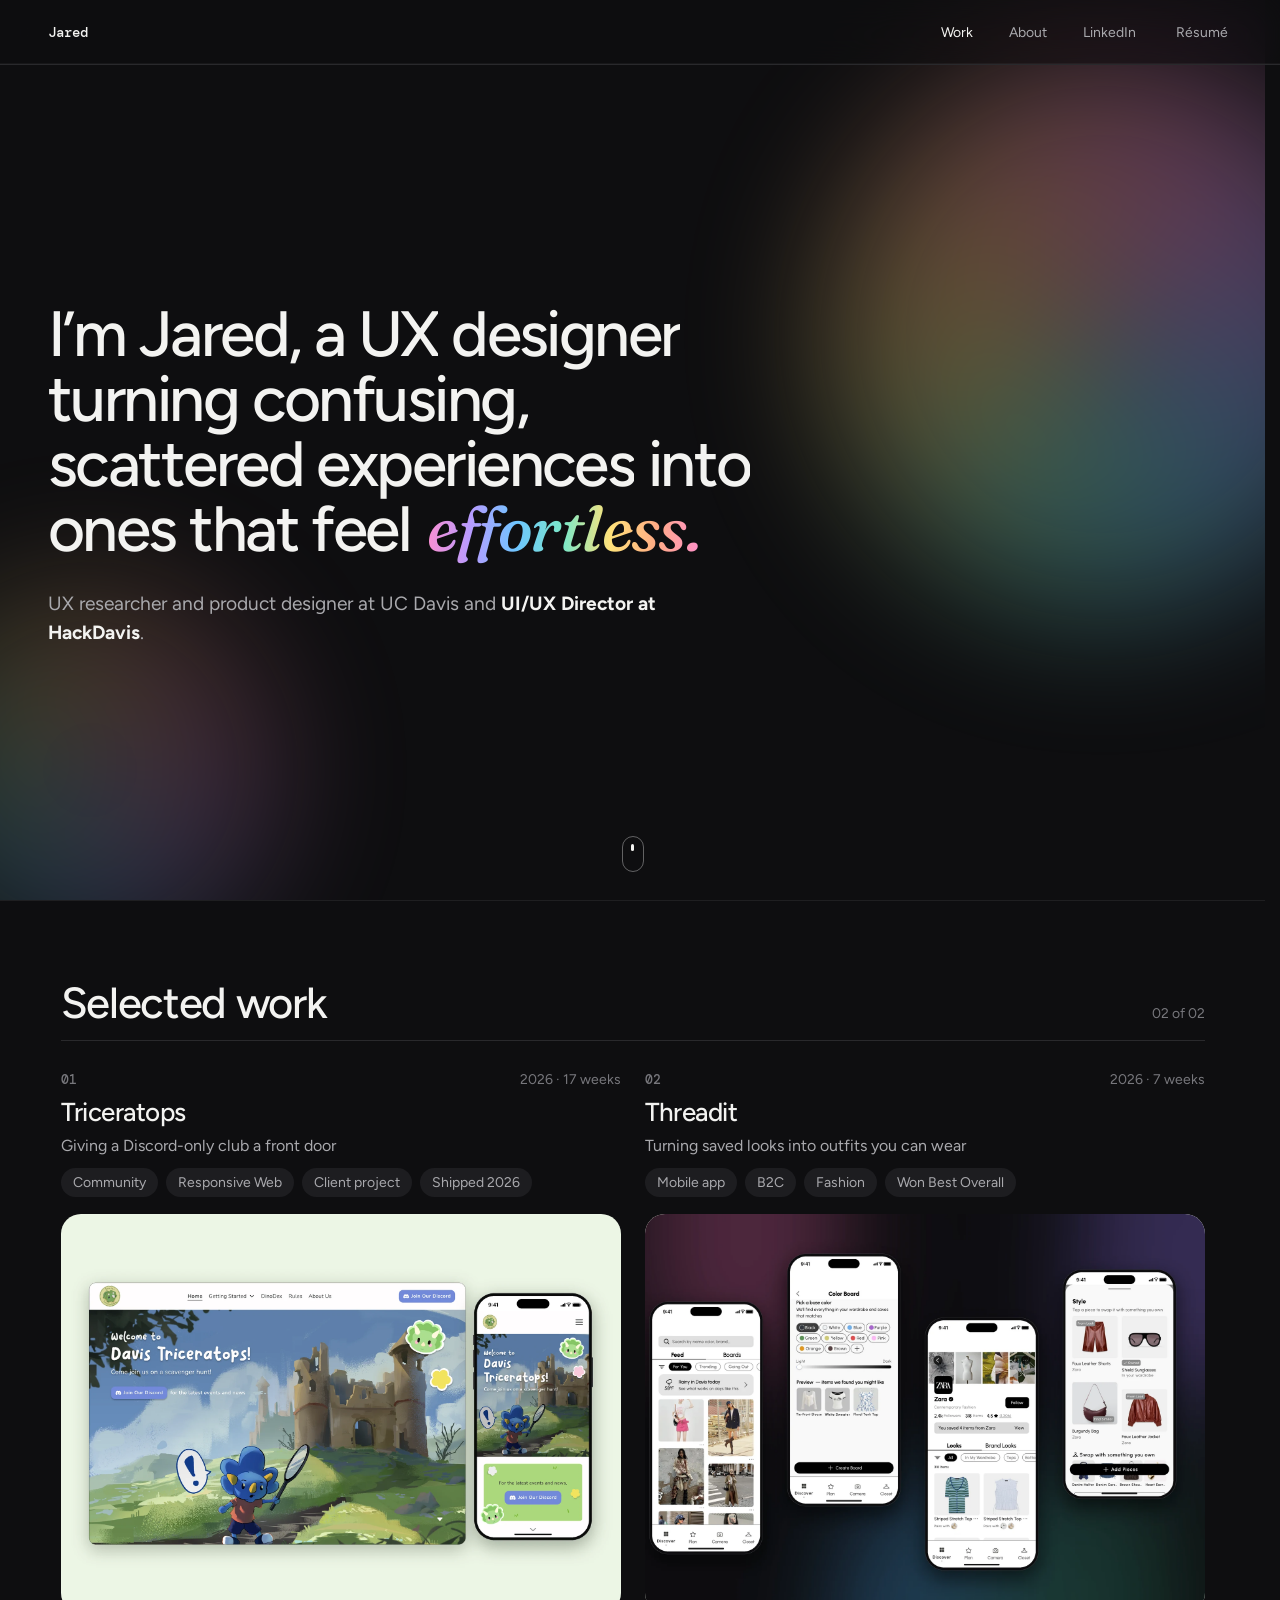
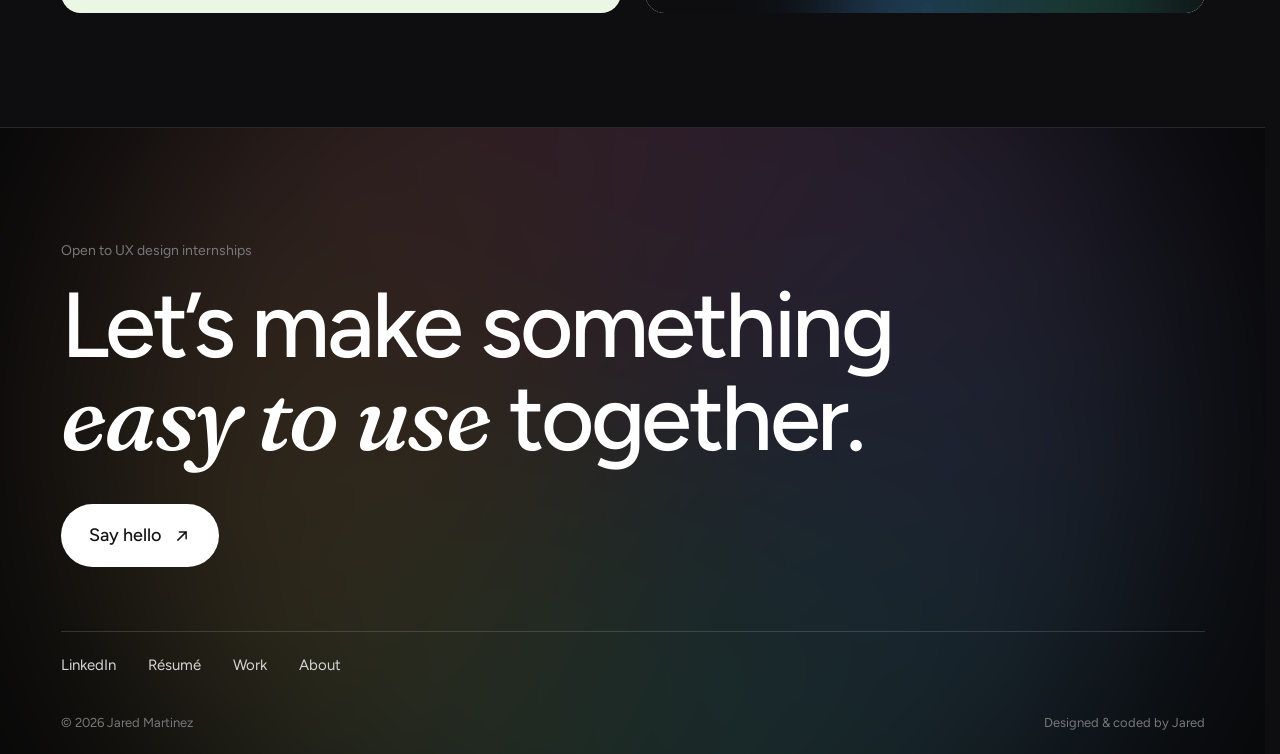
<file: index.html>
<!doctype html>
<html lang="en">
<head>
  <meta charset="utf-8">
  <meta name="viewport" content="width=device-width,initial-scale=1">
  <title>Jared Martinez | UX Researcher &amp; Product Designer</title>
  <meta name="description" content="Jared Martinez is a UX researcher and product designer. Recently led a team of six through a 17-week client project, and his team’s app won Best Overall.">
  <meta name="theme-color" content="#0e0e10">
  <link rel="icon" href="data:image/svg+xml,%3Csvg xmlns='http://www.w3.org/2000/svg' viewBox='0 0 24 24'%3E%3Cpath d='M12 2.5l2.9 6.2 6.6.8-4.9 4.6 1.3 6.7L12 17.5l-5.9 3.3 1.3-6.7L2.5 9.5l6.6-.8z' fill='%23222222'/%3E%3C/svg%3E">
  <link rel="stylesheet" href="css/site.css">
  <link rel="stylesheet" href="css/home.css">
  <link rel="stylesheet" href="css/dark.css">
  <script>document.documentElement.setAttribute('data-theme','dark')</script>
  <noscript><style>.reveal{opacity:1;transform:none}.hero h1 .w>span{transform:none;animation:none}.hero-fade{animation:none}</style></noscript>
</head>
<body id="top">
  <nav class="navbar" aria-label="Main">
    <a class="nav-logo" href="index.html" aria-label="Jared, home">Jared</a>
    <div class="nav-right">
      <div class="nav-links" id="nav-menu">
        <a class="nav-link" href="index.html#projects" aria-current="page">Work</a>
        <a class="nav-link" href="about.html">About</a>
        <a class="nav-link" data-site="linkedin" href="#" target="_blank" rel="noopener noreferrer">LinkedIn<span class="nav-link-arrow"><svg viewBox="0 0 24 24" aria-hidden="true"><path d="m6.5 17.5 11-11m0 9v-9h-9"/></svg></span></a>
        <a class="nav-link" data-site="resume" data-root="" href="#" target="_blank" rel="noopener noreferrer">Résumé<span class="nav-link-arrow"><svg viewBox="0 0 24 24" aria-hidden="true"><path d="m6.5 17.5 11-11m0 9v-9h-9"/></svg></span></a>
      </div>
      <button class="nav-toggle" type="button" aria-expanded="false" aria-controls="nav-menu" aria-label="Open menu"><span class="nav-toggle-bars" aria-hidden="true"></span></button>
    </div>
  </nav>

  <main>
    <section class="hero" id="hero" aria-label="Introduction">
      <div class="orb o1" aria-hidden="true"></div><div class="orb o2" aria-hidden="true"></div>
      <div class="hero-inner">
        <h1><span class="w"><span style="--i:0">I’m</span></span> <span class="w"><span style="--i:1">Jared,</span></span> <span class="w"><span style="--i:2">a</span></span> <span class="w"><span style="--i:3">UX</span></span> <span class="w"><span style="--i:4">designer</span></span> <span class="w"><span style="--i:5">turning</span></span> <span class="w"><span style="--i:6">confusing,</span></span> <span class="w"><span style="--i:7">scattered</span></span> <span class="w"><span style="--i:8">experiences</span></span> <span class="w"><span style="--i:9">into</span></span> <span class="w"><span style="--i:10">ones</span></span> <span class="w"><span style="--i:11">that</span></span> <span class="w"><span style="--i:12">feel</span></span> <span class="w"><span style="--i:13"><em class="foil-text">effortless.</em></span></span></h1>
        <p class="hero-sub hero-fade" style="--d:.25s">UX researcher and product designer at UC Davis and <strong>UI/UX Director at HackDavis</strong>.</p>
      </div>
      <span class="scroll-cue" aria-hidden="true"></span>
    </section>

    <section class="work" id="projects">
      <header class="work-head"><h2 class="reveal">Selected work</h2><span class="count">02 of 02</span></header>
      <div class="work-grid">
        <a class="work-card" href="work/triceratops.html" data-cursor="Read case study">
          <div class="work-top"><span class="no">01</span><span>2026 · 17 weeks</span></div>
          <h3 class="work-title">Triceratops</h3>
          <p class="work-blurb">Giving a Discord-only club a front door</p>
          <ul class="work-tags">
            <li class="work-tag">Community</li><li class="work-tag">Responsive Web</li><li class="work-tag">Client project</li><li class="work-tag">Shipped 2026</li>
          </ul>
          <div class="work-cover" data-preview>
            <div class="work-still" role="img" aria-label="The Triceratops website home page on desktop and phone, with a Join Our Discord button in the hero"></div>
            <div class="work-preview" aria-hidden="true">
              <div class="win">
                <div class="win-view"><img src="assets/img/tri-dd-final.webp" alt="" width="1200" height="5604" loading="lazy"></div>
              </div>
            </div>
          </div>
        </a>
        <a class="work-card" href="work/threadit.html" data-cursor="Read case study">
          <div class="work-top"><span class="no">02</span><span>2026 · 7 weeks</span></div>
          <h3 class="work-title">Threadit</h3>
          <p class="work-blurb">Turning saved looks into outfits you can wear</p>
          <ul class="work-tags">
            <li class="work-tag">Mobile app</li><li class="work-tag">B2C</li><li class="work-tag">Fashion</li><li class="work-tag">Won Best Overall</li>
          </ul>
          <div class="work-cover" data-preview>
            <div class="work-still th" role="img" aria-label="Four Threadit app screens on phones: the for-you feed, a color board, a Zara brand page, and the Style Match sheet"></div>
            <div class="work-preview th-prev" aria-hidden="true">
              <div class="win phone-win"><i class="hw hw-a"></i><i class="hw hw-b"></i><i class="hw hw-c"></i><i class="hw hw-p"></i>
                <div class="win-view"><span class="sb" aria-hidden="true"><b>9:41</b><svg viewBox="0 0 40 12"><rect x="0" y="7" width="2.4" height="4" rx=".6"/><rect x="4" y="5" width="2.4" height="6" rx=".6"/><rect x="8" y="3" width="2.4" height="8" rx=".6"/><rect x="12" y="1" width="2.4" height="10" rx=".6"/><path d="M20 4.2a6 6 0 0 1 8 0M21.8 6.2a3.6 3.6 0 0 1 4.4 0" fill="none" stroke="#0c0c0e" stroke-width="1.3" stroke-linecap="round"/><circle cx="24" cy="8.6" r="1.1"/><rect x="29.5" y="1.5" width="9" height="9" rx="2.6" fill="none" stroke="#0c0c0e" stroke-width="1"/><rect x="31" y="3" width="6" height="6" rx="1.4"/></svg></span><video class="pv" muted loop playsinline preload="auto" poster="assets/img/th-preview-poster.webp" tabindex="-1"><source src="assets/video/th-preview.webm" type="video/webm"><source src="assets/video/th-preview.mp4" type="video/mp4"></video></div>
              </div>
            </div>
          </div>
        </a>
      </div>
    </section>
  </main>

  <footer class="footer" id="footer">
    <div class="footer-inner">
      <p class="footer-eyebrow reveal">Open to UX design internships</p>
      <h2 class="footer-big reveal">Let’s make something <em>easy to use</em> together.</h2>
      <a class="footer-cta reveal" data-site="email" href="#" data-cursor="Say hello">Say hello <svg viewBox="0 0 24 24" aria-hidden="true"><path d="m6.5 17.5 11-11m0 9v-9h-9"/></svg></a>
      <nav class="footer-links" aria-label="Footer">
        <a class="footer-link" data-site="linkedin" href="#" target="_blank" rel="noopener noreferrer">LinkedIn</a>
        <a class="footer-link" data-site="resume" data-root="" href="#" target="_blank" rel="noopener noreferrer">Résumé</a>
        <a class="footer-link" href="index.html#projects">Work</a>
        <a class="footer-link" href="about.html">About</a>
      </nav>
      <div class="footer-base">
        <div class="footer-name">© 2026 Jared Martinez</div>
        <div class="footer-push">Designed &amp; coded by Jared</div>
      </div>
    </div>
  </footer>

  <script src="js/site.js"></script>
  <script src="js/nav.js"></script>
  <script src="js/cursor.js"></script>
    <script src="js/home.js"></script>
  <script src="js/main.js"></script>
</body>
</html>
</file>
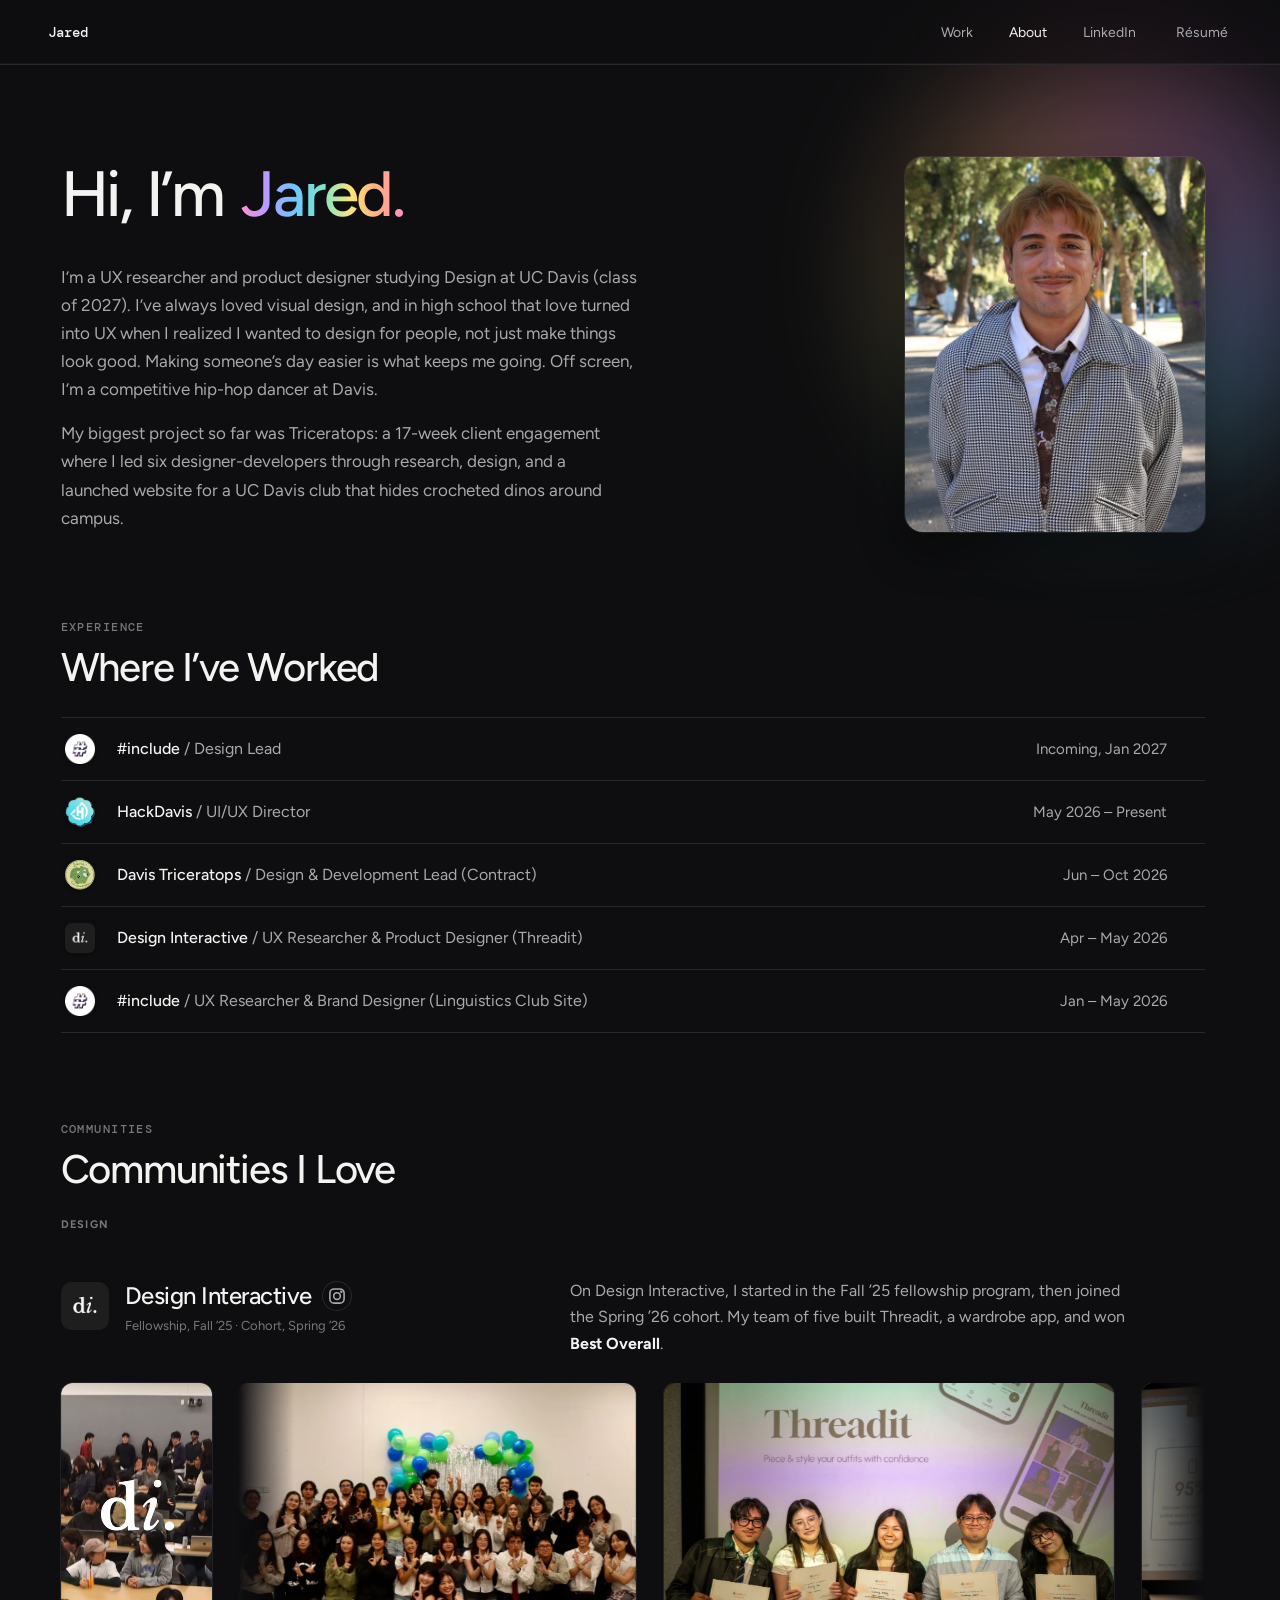
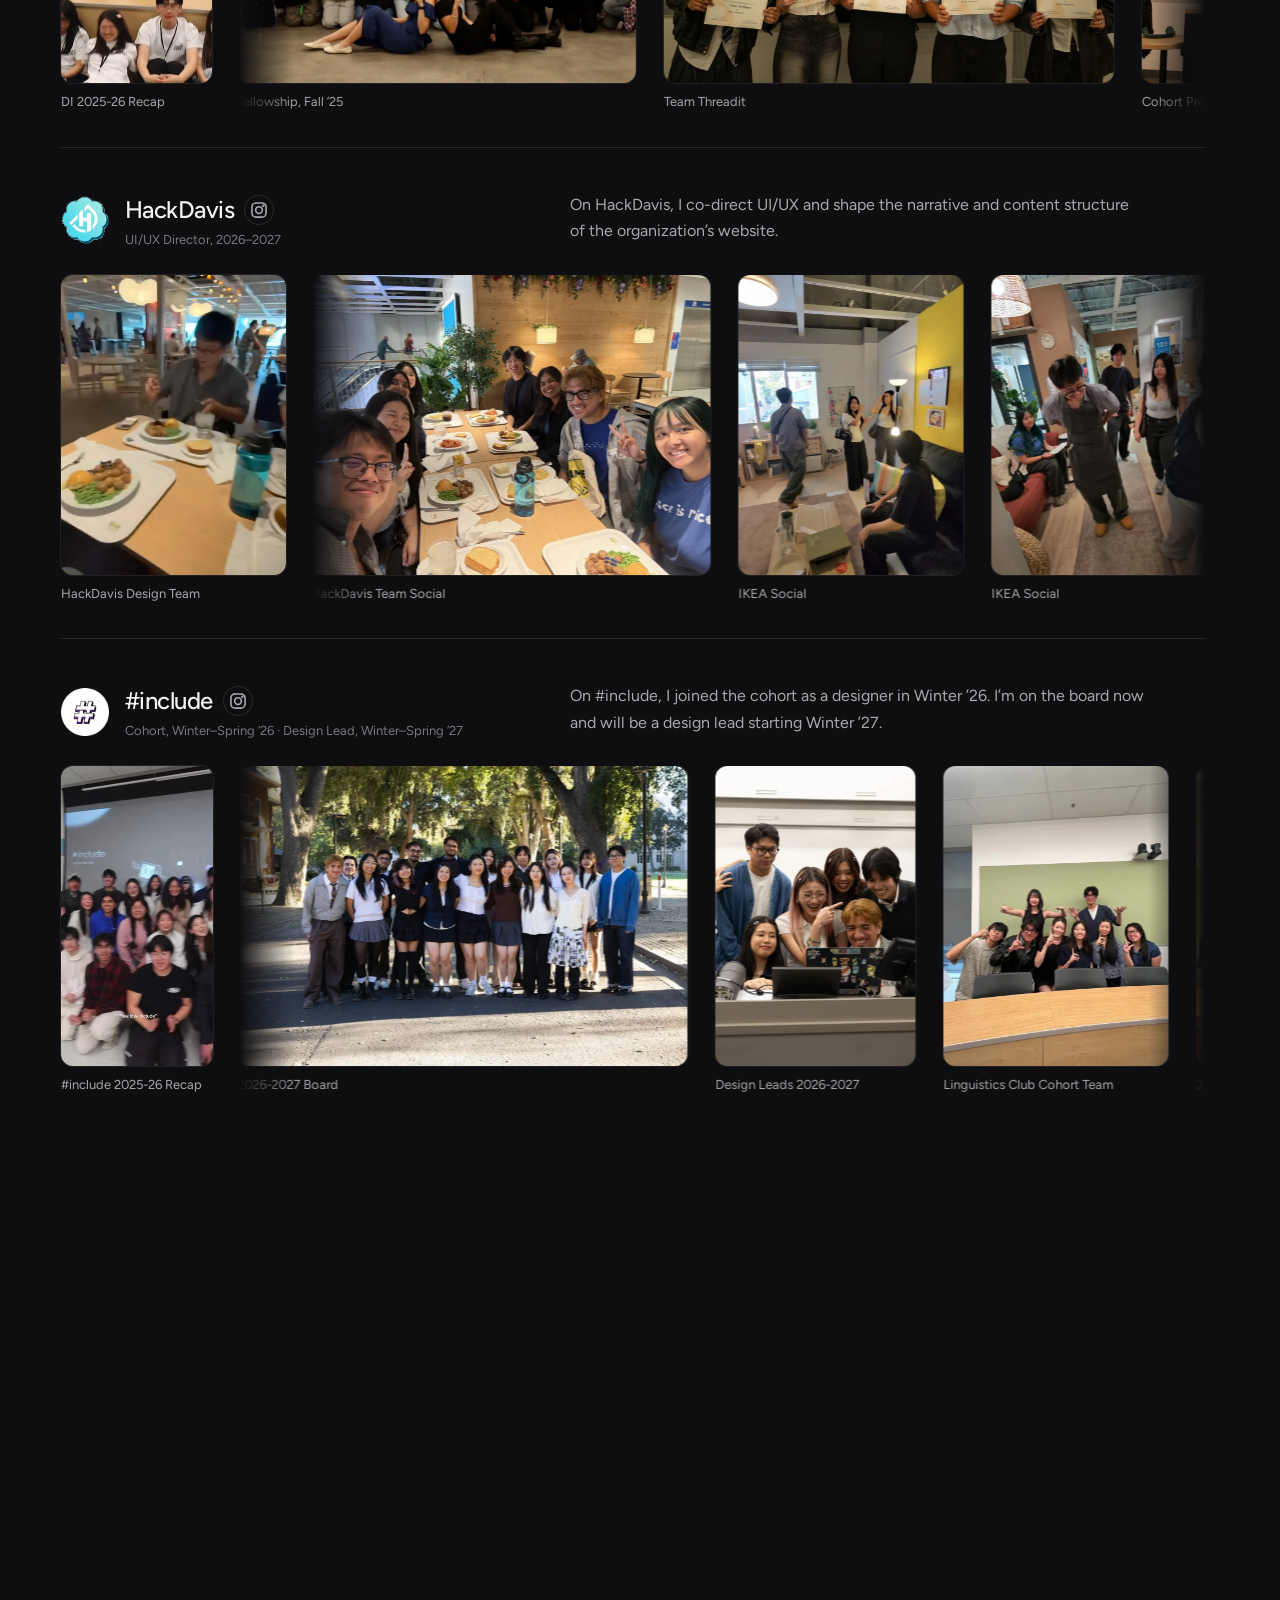
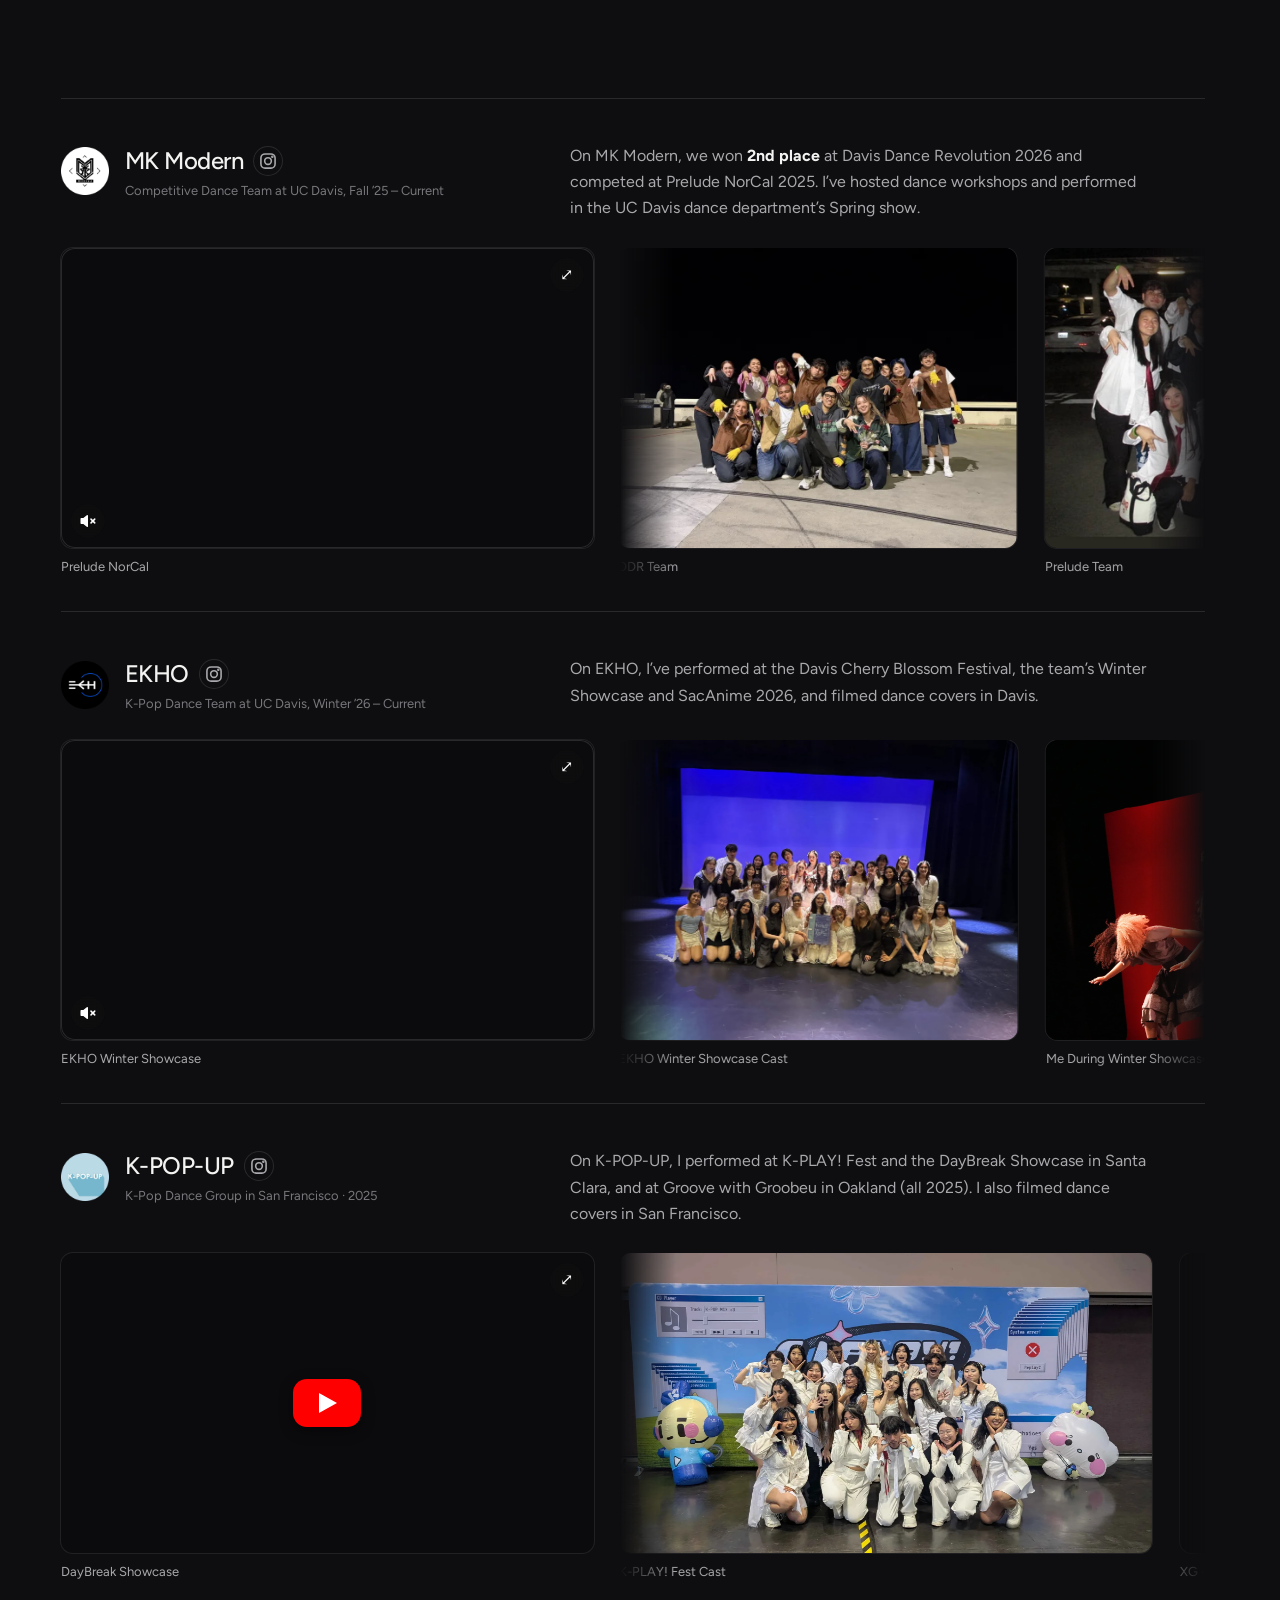
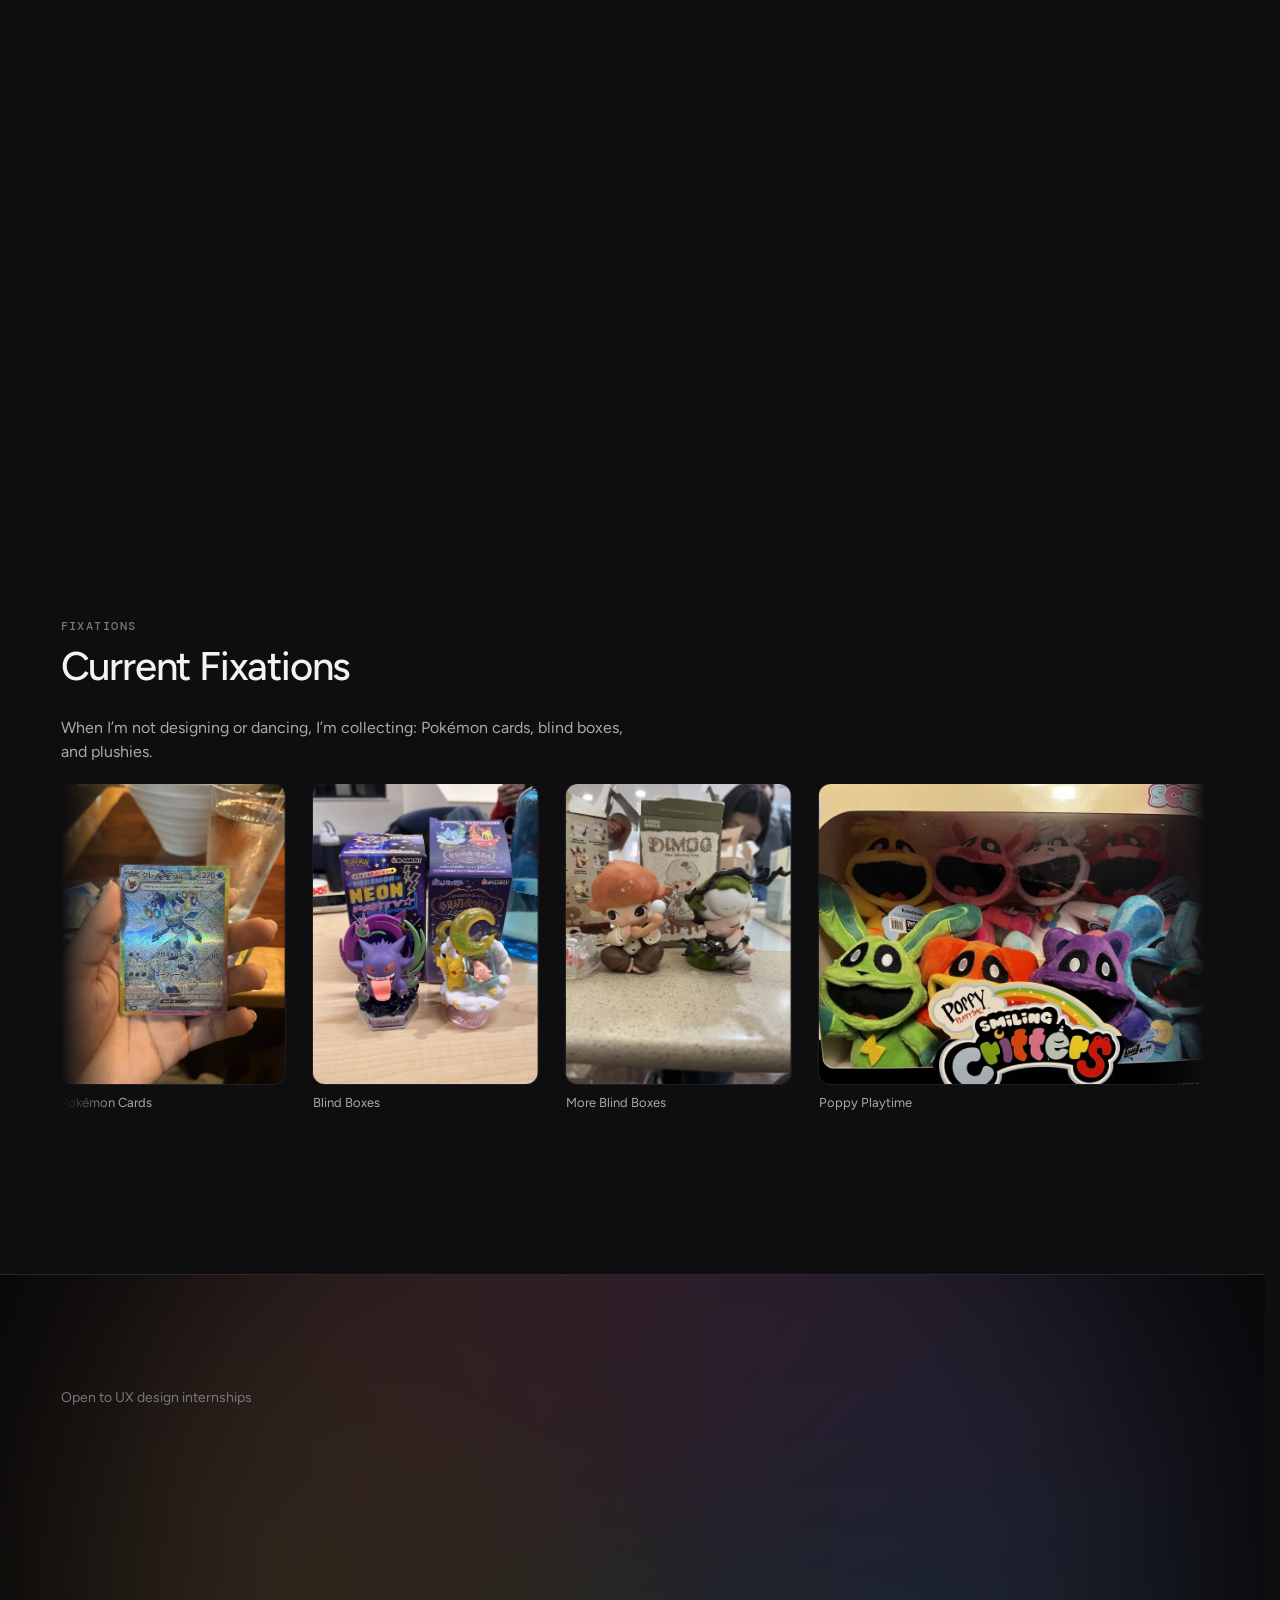
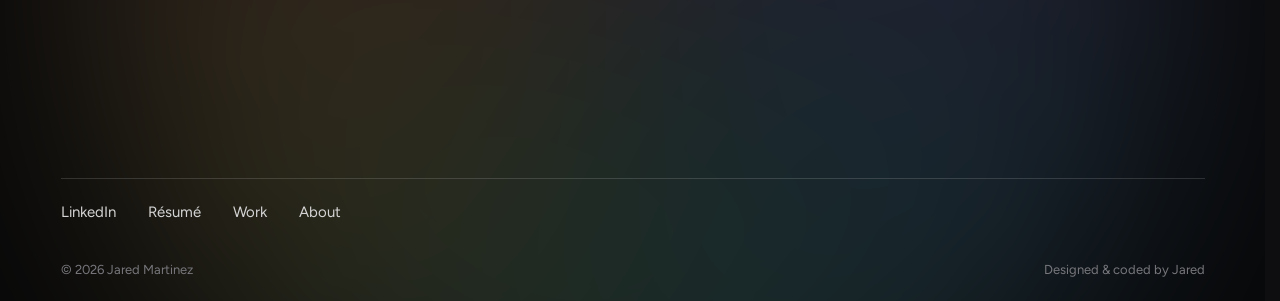
<file: about.html>
<!doctype html>
<html lang="en">
<head>
  <meta charset="utf-8">
  <meta name="viewport" content="width=device-width,initial-scale=1">
  <title>About | Jared Martinez</title>
  <meta name="description" content="About Jared Martinez, a UX researcher and product designer at UC Davis. Experience, communities, and how I work.">
  <meta name="theme-color" content="#0e0e10">
  <link rel="icon" href="data:image/svg+xml,%3Csvg xmlns='http://www.w3.org/2000/svg' viewBox='0 0 24 24'%3E%3Cpath d='M12 2.5l2.9 6.2 6.6.8-4.9 4.6 1.3 6.7L12 17.5l-5.9 3.3 1.3-6.7L2.5 9.5l6.6-.8z' fill='%23222222'/%3E%3C/svg%3E">
  <link rel="stylesheet" href="css/site.css">
  <link rel="stylesheet" href="css/about.css">
  <link rel="stylesheet" href="css/dark.css">
  <script>document.documentElement.setAttribute('data-theme','dark')</script>
  <noscript><style>.reveal{opacity:1;transform:none}.hero h1 .w>span{transform:none;animation:none}.hero-fade{animation:none}</style></noscript>
</head>
<body id="top">
  <nav class="navbar" aria-label="Main">
    <a class="nav-logo" href="index.html" aria-label="Jared, home">Jared</a>
    <div class="nav-right">
      <div class="nav-links" id="nav-menu">
        <a class="nav-link" href="index.html#projects">Work</a>
        <a class="nav-link" href="about.html" aria-current="page">About</a>
        <a class="nav-link" data-site="linkedin" href="#" target="_blank" rel="noopener noreferrer">LinkedIn<span class="nav-link-arrow"><svg viewBox="0 0 24 24" aria-hidden="true"><path d="m6.5 17.5 11-11m0 9v-9h-9"/></svg></span></a>
        <a class="nav-link" data-site="resume" data-root="" href="#" target="_blank" rel="noopener noreferrer">Résumé<span class="nav-link-arrow"><svg viewBox="0 0 24 24" aria-hidden="true"><path d="m6.5 17.5 11-11m0 9v-9h-9"/></svg></span></a>
      </div>
      <button class="nav-toggle" type="button" aria-expanded="false" aria-controls="nav-menu" aria-label="Open menu"><span class="nav-toggle-bars" aria-hidden="true"></span></button>
    </div>
  </nav>

  <main class="about">
    <section class="x-hero">
      <div class="orb o1" aria-hidden="true"></div>
      <h1 class="x-title reveal">Hi, I’m <span class="foil-text">Jared.</span></h1>
      <div class="x-intro">
        <div class="x-copy reveal" style="--d:.08s">
          <p>I’m a UX researcher and product designer studying Design at UC Davis (class of 2027). I’ve always loved visual design, and in high school that love turned into UX when I realized I wanted to design for people, not just make things look good. Making someone’s day easier is what keeps me going. Off screen, I’m a competitive hip-hop dancer at Davis.</p>
          <p>My biggest project so far was Triceratops: a 17-week client engagement where I led six designer-developers through research, design, and a launched website for a UC Davis club that hides crocheted dinos around campus.</p>
        </div>
        <figure class="x-portrait reveal"><img src="assets/img/ab-portrait.webp" alt="Jared smiling outdoors in a houndstooth jacket and floral tie, under a canopy of trees" width="640" height="800"></figure>
      </div>
    </section>

    <section class="a-block">
      <header class="x-head reveal"><span class="x-eyebrow">Experience</span><h2 class="x-h2">Where I’ve Worked</h2></header>
      <div class="x-rows"><div class="x-row reveal"><img class="x-img" src="assets/img/logo-include.png" alt="" aria-hidden="true"><span class="x-name"><b>#include</b> / Design Lead</span><span class="x-date">Incoming, Jan 2027</span></div><div class="x-row reveal"><img class="x-img" src="assets/img/logo-hackdavis.png" alt="" aria-hidden="true"><span class="x-name"><b>HackDavis</b> / UI/UX Director</span><span class="x-date">May 2026 – Present</span></div><a class="x-row reveal" href="work/triceratops.html"><img class="x-img" src="assets/img/logo-triceratops.png" alt="" aria-hidden="true"><span class="x-name"><b>Davis Triceratops</b> / Design &amp; Development Lead (Contract)</span><span class="x-date">Jun – Oct 2026</span><span class="x-go" aria-hidden="true">↗</span></a><a class="x-row reveal" href="work/threadit.html"><img class="x-img" src="assets/img/logo-di.png" alt="" aria-hidden="true"><span class="x-name"><b>Design Interactive</b> / UX Researcher &amp; Product Designer (Threadit)</span><span class="x-date">Apr – May 2026</span><span class="x-go" aria-hidden="true">↗</span></a><div class="x-row reveal"><img class="x-img" src="assets/img/logo-include.png" alt="" aria-hidden="true"><span class="x-name"><b>#include</b> / UX Researcher &amp; Brand Designer (Linguistics Club Site)</span><span class="x-date">Jan – May 2026</span></div></div>
    </section>

    <section class="a-block">
      <header class="x-head reveal"><span class="x-eyebrow">Communities</span><h2 class="x-h2">Communities I Love</h2></header>
      <h4 class="x-grp reveal">Design</h4>
      <div class="x-cos"><article class="x-co reveal"><div class="x-co-top"><div class="x-co-id"><img class="x-img" src="assets/img/logo-di.png" alt="" aria-hidden="true"><div><h3>Design Interactive<a class="x-ig-ico" href="https://www.instagram.com/davisdesigninteractive/" target="_blank" rel="noopener noreferrer" aria-label="Design Interactive on Instagram"><svg viewBox="0 0 24 24" width="20" height="20" fill="none" stroke="currentColor" stroke-width="1.9" stroke-linecap="round" stroke-linejoin="round" aria-hidden="true"><rect x="3.5" y="3.5" width="17" height="17" rx="5"/><circle cx="12" cy="12" r="4"/><circle cx="17.2" cy="6.8" r=".6" fill="currentColor"/></svg></a></h3><p class="x-c-role">Fellowship, Fall ’25 · Cohort, Spring ’26</p></div></div><div class="x-co-desc"><p>On Design Interactive, I started in the Fall ’25 fellowship program, then joined the Spring ’26 cohort. My team of five built Threadit, a wardrobe app, and won <strong>Best Overall</strong>.</p></div></div><div class="x-co-media has-feat"><figure class="x-m x-pv x-feat" style="--ar:360/712"><div class="x-mf"><video class="clip" data-loop autoplay muted loop playsinline preload="metadata" poster="assets/img/ab-di-reel-poster.webp" aria-label="DI 2025-26 Recap"><source src="assets/video/ab-di-reel.webm" type="video/webm"><source src="assets/video/ab-di-reel.mp4" type="video/mp4"></video></div><figcaption>DI 2025-26 Recap</figcaption></figure><div class="x-car" data-car><div class="x-car-track"><figure class="x-m" style="--ar:960/720"><div class="x-mf"><img src="assets/img/ab-di-fellowship.webp" alt="The Design Interactive fellowship group posing together in front of balloons" loading="lazy" draggable="false" width="960" height="720"></div><figcaption>Fellowship, Fall ’25</figcaption></figure><figure class="x-m" style="--ar:1280/853"><div class="x-mf"><img src="assets/img/ab-di-cohort.webp" alt="Team Threadit holding their certificates in front of the Threadit slide" loading="lazy" draggable="false" width="1280" height="853"></div><figcaption>Team Threadit</figcaption></figure><figure class="x-m" style="--ar:1280/853"><div class="x-mf"><img src="assets/img/ab-di-present.webp" alt="Presenting Threadit on stage" loading="lazy" draggable="false" width="1280" height="853"></div><figcaption>Cohort Presentation Night</figcaption></figure></div></div></div></article><article class="x-co reveal"><div class="x-co-top"><div class="x-co-id"><img class="x-img" src="assets/img/logo-hackdavis.png" alt="" aria-hidden="true"><div><h3>HackDavis<a class="x-ig-ico" href="https://www.instagram.com/hackdavis/" target="_blank" rel="noopener noreferrer" aria-label="HackDavis on Instagram"><svg viewBox="0 0 24 24" width="20" height="20" fill="none" stroke="currentColor" stroke-width="1.9" stroke-linecap="round" stroke-linejoin="round" aria-hidden="true"><rect x="3.5" y="3.5" width="17" height="17" rx="5"/><circle cx="12" cy="12" r="4"/><circle cx="17.2" cy="6.8" r=".6" fill="currentColor"/></svg></a></h3><p class="x-c-role">UI/UX Director, 2026–2027</p></div></div><div class="x-co-desc"><p>On HackDavis, I co-direct UI/UX and shape the narrative and content structure of the organization’s website.</p></div></div><div class="x-co-media has-feat"><figure class="x-m x-pv x-feat" style="--ar:3/4"><div class="x-mf"><video class="clip" data-loop autoplay muted loop playsinline preload="metadata" poster="assets/img/ab-hackdavis-poster.webp" aria-label="HackDavis Design Team"><source src="assets/video/ab-hackdavis.webm" type="video/webm"><source src="assets/video/ab-hackdavis.mp4" type="video/mp4"></video></div><figcaption>HackDavis Design Team</figcaption></figure><div class="x-car" data-car><div class="x-car-track"><figure class="x-m" style="--ar:1536/1152"><div class="x-mf"><img src="assets/img/ab-hd-1.webp" alt="HackDavis members posing at a table at a restaurant" loading="lazy" draggable="false" width="1536" height="1152"></div><figcaption>HackDavis Team Social</figcaption></figure><figure class="x-m" style="--ar:767/1024"><div class="x-mf"><img src="assets/img/ab-hd-2.webp" alt="HackDavis members chatting in a furniture showroom" loading="lazy" draggable="false" width="767" height="1024"></div><figcaption>IKEA Social</figcaption></figure><figure class="x-m" style="--ar:768/1024"><div class="x-mf"><img src="assets/img/ab-hd-3.webp" alt="A HackDavis member reading a note while teammates look on" loading="lazy" draggable="false" width="768" height="1024"></div><figcaption>IKEA Social</figcaption></figure></div></div></div></article><article class="x-co reveal"><div class="x-co-top"><div class="x-co-id"><img class="x-img" src="assets/img/logo-include.png" alt="" aria-hidden="true"><div><h3>#include<a class="x-ig-ico" href="https://www.instagram.com/includedavis/" target="_blank" rel="noopener noreferrer" aria-label="#include on Instagram"><svg viewBox="0 0 24 24" width="20" height="20" fill="none" stroke="currentColor" stroke-width="1.9" stroke-linecap="round" stroke-linejoin="round" aria-hidden="true"><rect x="3.5" y="3.5" width="17" height="17" rx="5"/><circle cx="12" cy="12" r="4"/><circle cx="17.2" cy="6.8" r=".6" fill="currentColor"/></svg></a></h3><p class="x-c-role">Cohort, Winter–Spring ’26 · Design Lead, Winter–Spring ’27</p></div></div><div class="x-co-desc"><p>On #include, I joined the cohort as a designer in Winter ’26. I’m on the board now and will be a design lead starting Winter ’27.</p></div></div><div class="x-co-media has-feat"><figure class="x-m x-pv x-feat" style="--ar:360/706"><div class="x-mf"><video class="clip" data-loop autoplay muted loop playsinline preload="metadata" poster="assets/img/ab-include-reel-poster.webp" aria-label="#include 2025-26 Recap"><source src="assets/video/ab-include-reel.webm" type="video/webm"><source src="assets/video/ab-include-reel.mp4" type="video/mp4"></video></div><figcaption>#include 2025-26 Recap</figcaption></figure><div class="x-car" data-car><div class="x-car-track"><figure class="x-m" style="--ar:1536/1024"><div class="x-mf"><img src="assets/img/ab-include-3.webp" alt="The #include team standing together on a tree-lined campus road" loading="lazy" draggable="false" width="1536" height="1024"></div><figcaption>2026-2027 Board</figcaption></figure><figure class="x-m" style="--ar:683/1024"><div class="x-mf"><img src="assets/img/ab-include-4.webp" alt="Members of #include laughing together around a laptop" loading="lazy" draggable="false" width="683" height="1024"></div><figcaption>Design Leads 2026-2027</figcaption></figure><figure class="x-m" style="--ar:767/1024"><div class="x-mf"><img src="assets/img/ab-include-5.webp" alt="The #include design team posing at a table in a classroom" loading="lazy" draggable="false" width="767" height="1024"></div><figcaption>Linguistics Club Cohort Team</figcaption></figure><figure class="x-m" style="--ar:1280/855"><div class="x-mf"><img src="assets/img/ab-include-2.webp" alt="The #include cohort posing in a classroom" loading="lazy" draggable="false" width="1280" height="855"></div><figcaption>2026 Winter-Spring Cohort</figcaption></figure></div></div></div></article></div>
      <h4 class="x-grp reveal">Dance</h4>
      <div class="x-cos"><article class="x-co reveal"><div class="x-co-top"><div class="x-co-id"><img class="x-img" src="assets/img/logo-newkidz.png" alt="" aria-hidden="true"><div><h3>NEWKIDZ<a class="x-ig-ico" href="https://www.instagram.com/newkidz.nkz/" target="_blank" rel="noopener noreferrer" aria-label="NEWKIDZ on Instagram"><svg viewBox="0 0 24 24" width="20" height="20" fill="none" stroke="currentColor" stroke-width="1.9" stroke-linecap="round" stroke-linejoin="round" aria-hidden="true"><rect x="3.5" y="3.5" width="17" height="17" rx="5"/><circle cx="12" cy="12" r="4"/><circle cx="17.2" cy="6.8" r=".6" fill="currentColor"/></svg></a></h3><p class="x-c-role">Competitive Dance Team in Sacramento, Summer ’26 – Current</p></div></div><div class="x-co-desc"><p>With NEWKIDZ, we’ve won <strong>1st place</strong> at K-PLAY! Offs in Santa Clara and at KP International in Rancho Cordova (both 2026). I’ve also filmed dance covers in Sacramento and <strong>headlined</strong> at SacAnime 2026.</p></div></div><div class="x-co-media has-feat"><figure class="x-m x-yt x-feat" style="--ar:16/9"><div class="x-mf"><a class="x-vid" href="https://www.youtube.com/watch?v=4xDZyEE0aps" data-yt="4xDZyEE0aps" data-autoplay target="_blank" rel="noopener noreferrer" aria-label="Play: K-PLAY! Offs Dance Competition"><img src="https://i.ytimg.com/vi/4xDZyEE0aps/maxresdefault.jpg" alt="" loading="lazy" draggable="false" onerror="var f=this.dataset.f|0;if(f==0){this.dataset.f=1;this.src='https://i.ytimg.com/vi/4xDZyEE0aps/sddefault.jpg'}else if(f==1){this.dataset.f=2;this.src='https://i.ytimg.com/vi/4xDZyEE0aps/hqdefault.jpg'}else{this.remove()}"><span class="x-play" aria-hidden="true"></span></a><button class="x-hit" type="button" aria-label="Expand video"></button><span class="x-expand" aria-hidden="true">⤢</span></div><figcaption>K-PLAY! Offs Dance Competition</figcaption></figure><div class="x-car" data-car><div class="x-car-track"><figure class="x-m" style="--ar:810/1450"><div class="x-mf"><img src="assets/img/ab-newkidz.webp" alt="NEWKIDZ team members posing on a gym floor in red" loading="lazy" draggable="false" width="810" height="1450"></div><figcaption>K-PLAY! Offs Team</figcaption></figure><figure class="x-m" style="--ar:1040/555"><div class="x-mf"><img src="assets/img/ab-nkz-s1.webp" alt="The NEWKIDZ Season 1 team posing together outside at night" loading="lazy" draggable="false" width="1040" height="555"></div><figcaption>Season 1 Team</figcaption></figure><figure class="x-m x-yt" style="--ar:16/9"><div class="x-mf"><a class="x-vid" href="https://www.youtube.com/watch?v=G6zW-KF57Dw" data-yt="G6zW-KF57Dw" target="_blank" rel="noopener noreferrer" aria-label="Play: BAD - ATEEZ Dance Cover"><img src="https://i.ytimg.com/vi/G6zW-KF57Dw/maxresdefault.jpg" alt="" loading="lazy" draggable="false" onerror="var f=this.dataset.f|0;if(f==0){this.dataset.f=1;this.src='https://i.ytimg.com/vi/G6zW-KF57Dw/sddefault.jpg'}else if(f==1){this.dataset.f=2;this.src='https://i.ytimg.com/vi/G6zW-KF57Dw/hqdefault.jpg'}else{this.remove()}"><span class="x-play" aria-hidden="true"></span></a></div><figcaption>BAD - ATEEZ Dance Cover</figcaption></figure></div></div></div></article><article class="x-co reveal"><div class="x-co-top"><div class="x-co-id"><img class="x-img" src="assets/img/logo-mkmodern.png" alt="" aria-hidden="true"><div><h3>MK Modern<a class="x-ig-ico" href="https://www.instagram.com/mkmodern/" target="_blank" rel="noopener noreferrer" aria-label="MK Modern on Instagram"><svg viewBox="0 0 24 24" width="20" height="20" fill="none" stroke="currentColor" stroke-width="1.9" stroke-linecap="round" stroke-linejoin="round" aria-hidden="true"><rect x="3.5" y="3.5" width="17" height="17" rx="5"/><circle cx="12" cy="12" r="4"/><circle cx="17.2" cy="6.8" r=".6" fill="currentColor"/></svg></a></h3><p class="x-c-role">Competitive Dance Team at UC Davis, Fall ’25 – Current</p></div></div><div class="x-co-desc"><p>On MK Modern, we won <strong>2nd place</strong> at Davis Dance Revolution 2026 and competed at Prelude NorCal 2025. I’ve hosted dance workshops and performed in the UC Davis dance department’s Spring show.</p></div></div><div class="x-co-media has-feat"><figure class="x-m x-yt x-feat" style="--ar:16/9"><div class="x-mf"><a class="x-vid" href="https://www.youtube.com/watch?v=GJey87ZkhEk" data-yt="GJey87ZkhEk" data-autoplay target="_blank" rel="noopener noreferrer" aria-label="Play: Prelude NorCal"><img src="https://i.ytimg.com/vi/GJey87ZkhEk/maxresdefault.jpg" alt="" loading="lazy" draggable="false" onerror="var f=this.dataset.f|0;if(f==0){this.dataset.f=1;this.src='https://i.ytimg.com/vi/GJey87ZkhEk/sddefault.jpg'}else if(f==1){this.dataset.f=2;this.src='https://i.ytimg.com/vi/GJey87ZkhEk/hqdefault.jpg'}else{this.remove()}"><span class="x-play" aria-hidden="true"></span></a><button class="x-hit" type="button" aria-label="Expand video"></button><span class="x-expand" aria-hidden="true">⤢</span></div><figcaption>Prelude NorCal</figcaption></figure><div class="x-car" data-car><div class="x-car-track"><figure class="x-m" style="--ar:932/700"><div class="x-mf"><img src="assets/img/ab-mk-1.webp" alt="MK Modern members posing at night" loading="lazy" draggable="false" width="932" height="700"></div><figcaption>DDR Team</figcaption></figure><figure class="x-m" style="--ar:526/346"><div class="x-mf"><img src="assets/img/ab-mk-2.webp" alt="MK Modern members in white shirts and red ties" loading="lazy" draggable="false" width="526" height="346"></div><figcaption>Prelude Team</figcaption></figure><figure class="x-m x-yt" style="--ar:16/9"><div class="x-mf"><a class="x-vid" href="https://www.youtube.com/watch?v=SHLrVopWMoc" data-yt="SHLrVopWMoc" target="_blank" rel="noopener noreferrer" aria-label="Play: Davis Dance Revolution Dance Competition"><img src="https://i.ytimg.com/vi/SHLrVopWMoc/maxresdefault.jpg" alt="" loading="lazy" draggable="false" onerror="var f=this.dataset.f|0;if(f==0){this.dataset.f=1;this.src='https://i.ytimg.com/vi/SHLrVopWMoc/sddefault.jpg'}else if(f==1){this.dataset.f=2;this.src='https://i.ytimg.com/vi/SHLrVopWMoc/hqdefault.jpg'}else{this.remove()}"><span class="x-play" aria-hidden="true"></span></a></div><figcaption>Davis Dance Revolution Dance Competition</figcaption></figure></div></div></div></article><article class="x-co reveal"><div class="x-co-top"><div class="x-co-id"><img class="x-img" src="assets/img/logo-ekho.png" alt="" aria-hidden="true"><div><h3>EKHO<a class="x-ig-ico" href="https://www.instagram.com/ekho.dance/" target="_blank" rel="noopener noreferrer" aria-label="EKHO on Instagram"><svg viewBox="0 0 24 24" width="20" height="20" fill="none" stroke="currentColor" stroke-width="1.9" stroke-linecap="round" stroke-linejoin="round" aria-hidden="true"><rect x="3.5" y="3.5" width="17" height="17" rx="5"/><circle cx="12" cy="12" r="4"/><circle cx="17.2" cy="6.8" r=".6" fill="currentColor"/></svg></a></h3><p class="x-c-role">K-Pop Dance Team at UC Davis, Winter ’26 – Current</p></div></div><div class="x-co-desc"><p>On EKHO, I’ve performed at the Davis Cherry Blossom Festival, the team’s Winter Showcase and SacAnime 2026, and filmed dance covers in Davis.</p></div></div><div class="x-co-media has-feat"><figure class="x-m x-yt x-feat" style="--ar:16/9"><div class="x-mf"><a class="x-vid" href="https://www.youtube.com/watch?v=TrWcjJXR0es" data-yt="TrWcjJXR0es" data-autoplay target="_blank" rel="noopener noreferrer" aria-label="Play: EKHO Winter Showcase"><img src="https://i.ytimg.com/vi/TrWcjJXR0es/maxresdefault.jpg" alt="" loading="lazy" draggable="false" onerror="var f=this.dataset.f|0;if(f==0){this.dataset.f=1;this.src='https://i.ytimg.com/vi/TrWcjJXR0es/sddefault.jpg'}else if(f==1){this.dataset.f=2;this.src='https://i.ytimg.com/vi/TrWcjJXR0es/hqdefault.jpg'}else{this.remove()}"><span class="x-play" aria-hidden="true"></span></a><button class="x-hit" type="button" aria-label="Expand video"></button><span class="x-expand" aria-hidden="true">⤢</span></div><figcaption>EKHO Winter Showcase</figcaption></figure><div class="x-car" data-car><div class="x-car-track"><figure class="x-m" style="--ar:1656/1242"><div class="x-mf"><img src="assets/img/ab-ekho-1.webp" alt="The EKHO team after their showcase" loading="lazy" draggable="false" width="1656" height="1242"></div><figcaption>EKHO Winter Showcase Cast</figcaption></figure><figure class="x-m" style="--ar:2000/1125"><div class="x-mf"><img src="assets/img/ab-ekho-2.webp" alt="EKHO dancers performing on a red stage" loading="lazy" draggable="false" width="2000" height="1125"></div><figcaption>Me During Winter Showcase</figcaption></figure><figure class="x-m x-yt" style="--ar:16/9"><div class="x-mf"><a class="x-vid" href="https://www.youtube.com/watch?v=g5Njkk2mMac" data-yt="g5Njkk2mMac" target="_blank" rel="noopener noreferrer" aria-label="Play: IVE - Bang Bang Dance Cover"><img src="https://i.ytimg.com/vi/g5Njkk2mMac/maxresdefault.jpg" alt="" loading="lazy" draggable="false" onerror="var f=this.dataset.f|0;if(f==0){this.dataset.f=1;this.src='https://i.ytimg.com/vi/g5Njkk2mMac/sddefault.jpg'}else if(f==1){this.dataset.f=2;this.src='https://i.ytimg.com/vi/g5Njkk2mMac/hqdefault.jpg'}else{this.remove()}"><span class="x-play" aria-hidden="true"></span></a></div><figcaption>IVE - Bang Bang Dance Cover</figcaption></figure></div></div></div></article><article class="x-co reveal"><div class="x-co-top"><div class="x-co-id"><img class="x-img" src="assets/img/logo-kpopup.png" alt="" aria-hidden="true"><div><h3>K-POP-UP<a class="x-ig-ico" href="https://www.instagram.com/kpopupsf/" target="_blank" rel="noopener noreferrer" aria-label="K-POP-UP on Instagram"><svg viewBox="0 0 24 24" width="20" height="20" fill="none" stroke="currentColor" stroke-width="1.9" stroke-linecap="round" stroke-linejoin="round" aria-hidden="true"><rect x="3.5" y="3.5" width="17" height="17" rx="5"/><circle cx="12" cy="12" r="4"/><circle cx="17.2" cy="6.8" r=".6" fill="currentColor"/></svg></a></h3><p class="x-c-role">K-Pop Dance Group in San Francisco · 2025</p></div></div><div class="x-co-desc"><p>On K-POP-UP, I performed at K-PLAY! Fest and the DayBreak Showcase in Santa Clara, and at Groove with Groobeu in Oakland (all 2025). I also filmed dance covers in San Francisco.</p></div></div><div class="x-co-media has-feat"><figure class="x-m x-yt x-feat" style="--ar:16/9"><div class="x-mf"><a class="x-vid" href="https://www.youtube.com/watch?v=i_hTtH6LqvQ" data-yt="i_hTtH6LqvQ" data-autoplay target="_blank" rel="noopener noreferrer" aria-label="Play: DayBreak Showcase"><img src="https://i.ytimg.com/vi/i_hTtH6LqvQ/maxresdefault.jpg" alt="" loading="lazy" draggable="false" onerror="var f=this.dataset.f|0;if(f==0){this.dataset.f=1;this.src='https://i.ytimg.com/vi/i_hTtH6LqvQ/sddefault.jpg'}else if(f==1){this.dataset.f=2;this.src='https://i.ytimg.com/vi/i_hTtH6LqvQ/hqdefault.jpg'}else{this.remove()}"><span class="x-play" aria-hidden="true"></span></a><button class="x-hit" type="button" aria-label="Expand video"></button><span class="x-expand" aria-hidden="true">⤢</span></div><figcaption>DayBreak Showcase</figcaption></figure><div class="x-car" data-car><div class="x-car-track"><figure class="x-m" style="--ar:2000/1125"><div class="x-mf"><img src="assets/img/ab-kpopup.webp" alt="K-POP-UP members posing together in white" loading="lazy" draggable="false" width="2000" height="1125"></div><figcaption>K-PLAY! Fest Cast</figcaption></figure><figure class="x-m x-yt" style="--ar:16/9"><div class="x-mf"><a class="x-vid" href="https://www.youtube.com/watch?v=08DUPmwqE5k" data-yt="08DUPmwqE5k" target="_blank" rel="noopener noreferrer" aria-label="Play: XG - In The Rain Dance Cover"><img src="https://i.ytimg.com/vi/08DUPmwqE5k/maxresdefault.jpg" alt="" loading="lazy" draggable="false" onerror="var f=this.dataset.f|0;if(f==0){this.dataset.f=1;this.src='https://i.ytimg.com/vi/08DUPmwqE5k/sddefault.jpg'}else if(f==1){this.dataset.f=2;this.src='https://i.ytimg.com/vi/08DUPmwqE5k/hqdefault.jpg'}else{this.remove()}"><span class="x-play" aria-hidden="true"></span></a></div><figcaption>XG - In The Rain Dance Cover</figcaption></figure></div></div></div></article><article class="x-co reveal"><div class="x-co-top"><div class="x-co-id"><img class="x-img" src="assets/img/logo-kcon.png" alt="" aria-hidden="true"><div><h3>KCON LA<a class="x-ig-ico" href="https://www.instagram.com/kconusa/" target="_blank" rel="noopener noreferrer" aria-label="KCON LA on Instagram"><svg viewBox="0 0 24 24" width="20" height="20" fill="none" stroke="currentColor" stroke-width="1.9" stroke-linecap="round" stroke-linejoin="round" aria-hidden="true"><rect x="3.5" y="3.5" width="17" height="17" rx="5"/><circle cx="12" cy="12" r="4"/><circle cx="17.2" cy="6.8" r=".6" fill="currentColor"/></svg></a></h3><p class="x-c-role">Dream Stage Dancer · 2025 and 2026</p></div></div><div class="x-co-desc"><p>As a two-time KCON LA Dream Stage performer, I danced with MONSTA X in 2025 and TOMORROW X TOGETHER in 2026 at Crypto.com Arena in Los Angeles.</p></div></div><div class="x-co-media has-feat"><figure class="x-m x-yt x-feat" style="--ar:16/9"><div class="x-mf"><a class="x-vid" href="https://www.youtube.com/watch?v=RqD84ooF-S4" data-yt="RqD84ooF-S4" data-autoplay target="_blank" rel="noopener noreferrer" aria-label="Play: TOMORROW X TOGETHER (TXT) Dream Stage"><img src="https://i.ytimg.com/vi/RqD84ooF-S4/maxresdefault.jpg" alt="" loading="lazy" draggable="false" onerror="var f=this.dataset.f|0;if(f==0){this.dataset.f=1;this.src='https://i.ytimg.com/vi/RqD84ooF-S4/sddefault.jpg'}else if(f==1){this.dataset.f=2;this.src='https://i.ytimg.com/vi/RqD84ooF-S4/hqdefault.jpg'}else{this.remove()}"><span class="x-play" aria-hidden="true"></span></a><button class="x-hit" type="button" aria-label="Expand video"></button><span class="x-expand" aria-hidden="true">⤢</span></div><figcaption>TOMORROW X TOGETHER (TXT) Dream Stage</figcaption></figure><div class="x-car" data-car><div class="x-car-track"><figure class="x-m" style="--ar:361/482"><div class="x-mf"><a class="x-fan" href="https://www.instagram.com/p/DcN9qo4N4AT/" target="_blank" rel="noopener noreferrer" aria-label="Fancam of Me on TXT Dream Stage: open on Instagram"></a><img src="assets/img/ab-kcon-txt-fan.webp" alt="A fancam still of Jared on stage at KCON LA 2026" loading="lazy" draggable="false" width="361" height="482"></div><figcaption>Fancam of Me on TXT Dream Stage</figcaption></figure><figure class="x-m" style="--ar:2000/1333"><div class="x-mf"><img src="assets/img/ab-kcon-txt.webp" alt="The full stage at KCON LA 2026 with the dancers posing" loading="lazy" draggable="false" width="2000" height="1333"></div><figcaption>KCON LA 2026</figcaption></figure><figure class="x-m" style="--ar:1080/655"><div class="x-mf"><a class="x-fan" href="https://www.instagram.com/p/DNKkPEmutX_/" target="_blank" rel="noopener noreferrer" aria-label="Fancam of Me on MONSTA X Dream Stage: open on Instagram"></a><img src="assets/img/ab-kcon-mx-fan.webp" alt="A still from the KCON LA 2025 fancam" loading="lazy" draggable="false" width="1080" height="655"></div><figcaption>Fancam of Me on MONSTA X Dream Stage</figcaption></figure><figure class="x-m" style="--ar:1170/775"><div class="x-mf"><img src="assets/img/ab-kcon-mx.webp" alt="The full stage at KCON LA 2025 with the dancers posing" loading="lazy" draggable="false" width="1170" height="775"></div><figcaption>KCON LA 2025</figcaption></figure><figure class="x-m x-yt" style="--ar:16/9"><div class="x-mf"><a class="x-vid" href="https://www.youtube.com/watch?v=-UCI0qFVW2M" data-yt="-UCI0qFVW2M" target="_blank" rel="noopener noreferrer" aria-label="Play: MONSTA X Dream Stage"><img src="https://i.ytimg.com/vi/-UCI0qFVW2M/maxresdefault.jpg" alt="" loading="lazy" draggable="false" onerror="var f=this.dataset.f|0;if(f==0){this.dataset.f=1;this.src='https://i.ytimg.com/vi/-UCI0qFVW2M/sddefault.jpg'}else if(f==1){this.dataset.f=2;this.src='https://i.ytimg.com/vi/-UCI0qFVW2M/hqdefault.jpg'}else{this.remove()}"><span class="x-play" aria-hidden="true"></span></a></div><figcaption>MONSTA X Dream Stage</figcaption></figure></div></div></div></article></div>
    </section>

    <section class="a-block">
      <header class="x-head reveal"><span class="x-eyebrow">Fixations</span><h2 class="x-h2">Current Fixations</h2></header>
      <p class="x-fx-intro reveal">When I’m not designing or dancing, I’m collecting: Pokémon cards, blind boxes, and plushies.</p>
      <div class="x-car reveal" data-car><div class="x-car-track"><figure class="x-m" style="--ar:1088/1450"><div class="x-mf"><img src="assets/img/ab-fix-pokemon.webp" alt="A holographic Pokémon card held in a hand" loading="lazy" draggable="false" width="1088" height="1450"></div><figcaption>Pokémon Cards</figcaption></figure><figure class="x-m" style="--ar:932/1242"><div class="x-mf"><img src="assets/img/ab-fix-blind1.webp" alt="Pokémon blind-box figurines on a desk" loading="lazy" draggable="false" width="932" height="1242"></div><figcaption>Blind Boxes</figcaption></figure><figure class="x-m" style="--ar:932/1242"><div class="x-mf"><img src="assets/img/ab-fix-blind2.webp" alt="Blind-box figurines on a desk" loading="lazy" draggable="false" width="932" height="1242"></div><figcaption>More Blind Boxes</figcaption></figure><figure class="x-m" style="--ar:932/700"><div class="x-mf"><img src="assets/img/ab-fix-poppy.webp" alt="A boxed set of Poppy Playtime plushies" loading="lazy" draggable="false" width="932" height="700"></div><figcaption>Poppy Playtime</figcaption></figure></div></div>
    </section>
    <div class="a-end"></div>
  </main>

  <footer class="footer" id="footer">
    <div class="footer-inner">
      <p class="footer-eyebrow reveal">Open to UX design internships</p>
      <h2 class="footer-big reveal">Let’s make something <em>easy to use</em> together.</h2>
      <a class="footer-cta reveal" data-site="email" href="#" data-cursor="Say hello">Say hello <svg viewBox="0 0 24 24" aria-hidden="true"><path d="m6.5 17.5 11-11m0 9v-9h-9"/></svg></a>
      <nav class="footer-links" aria-label="Footer">
        <a class="footer-link" data-site="linkedin" href="#" target="_blank" rel="noopener noreferrer">LinkedIn</a>
        <a class="footer-link" data-site="resume" data-root="" href="#" target="_blank" rel="noopener noreferrer">Résumé</a>
        <a class="footer-link" href="index.html#projects">Work</a>
        <a class="footer-link" href="about.html">About</a>
      </nav>
      <div class="footer-base">
        <div class="footer-name">© 2026 Jared Martinez</div>
        <div class="footer-push">Designed &amp; coded by Jared</div>
      </div>
    </div>
  </footer>

  <script src="js/site.js"></script>
  <script src="js/nav.js"></script>
  <script src="js/cursor.js"></script>
    <script src="js/main.js"></script>
  <script src="js/about.js"></script>
</body>
</html>
</file>
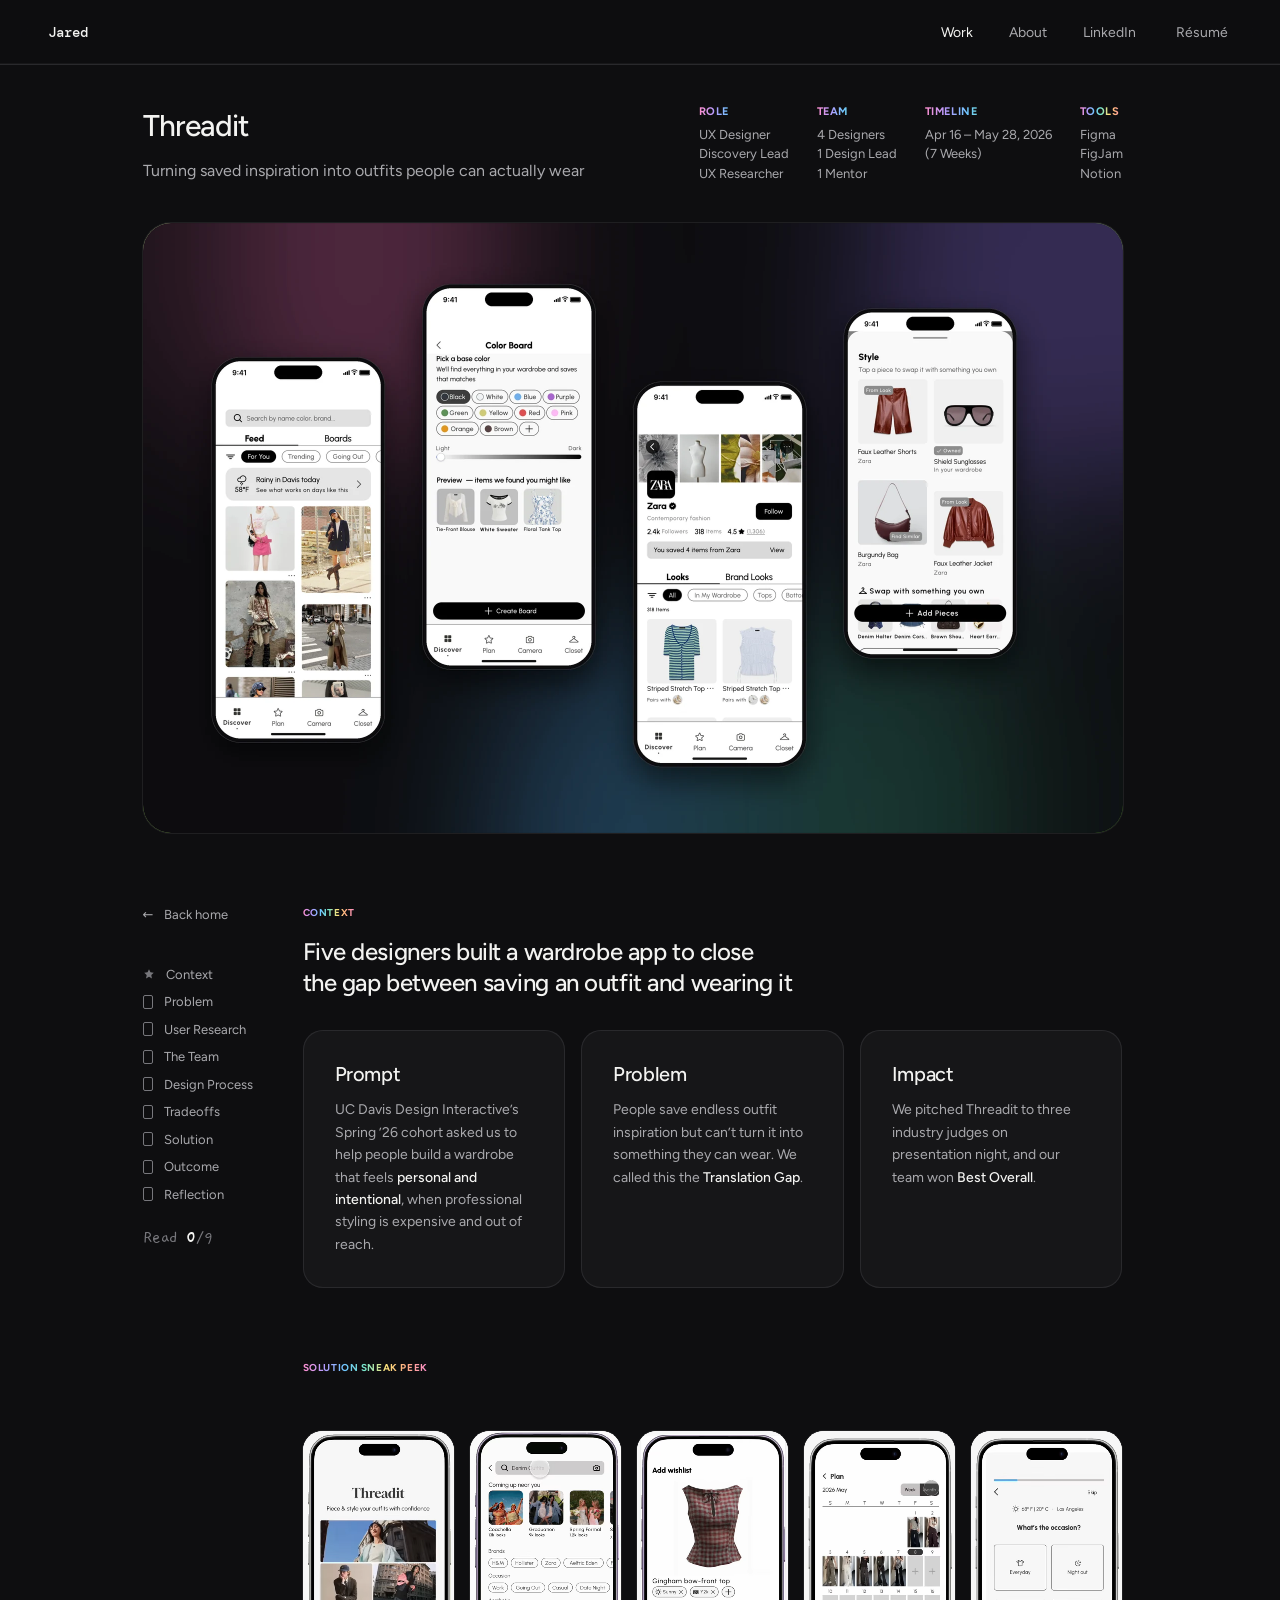
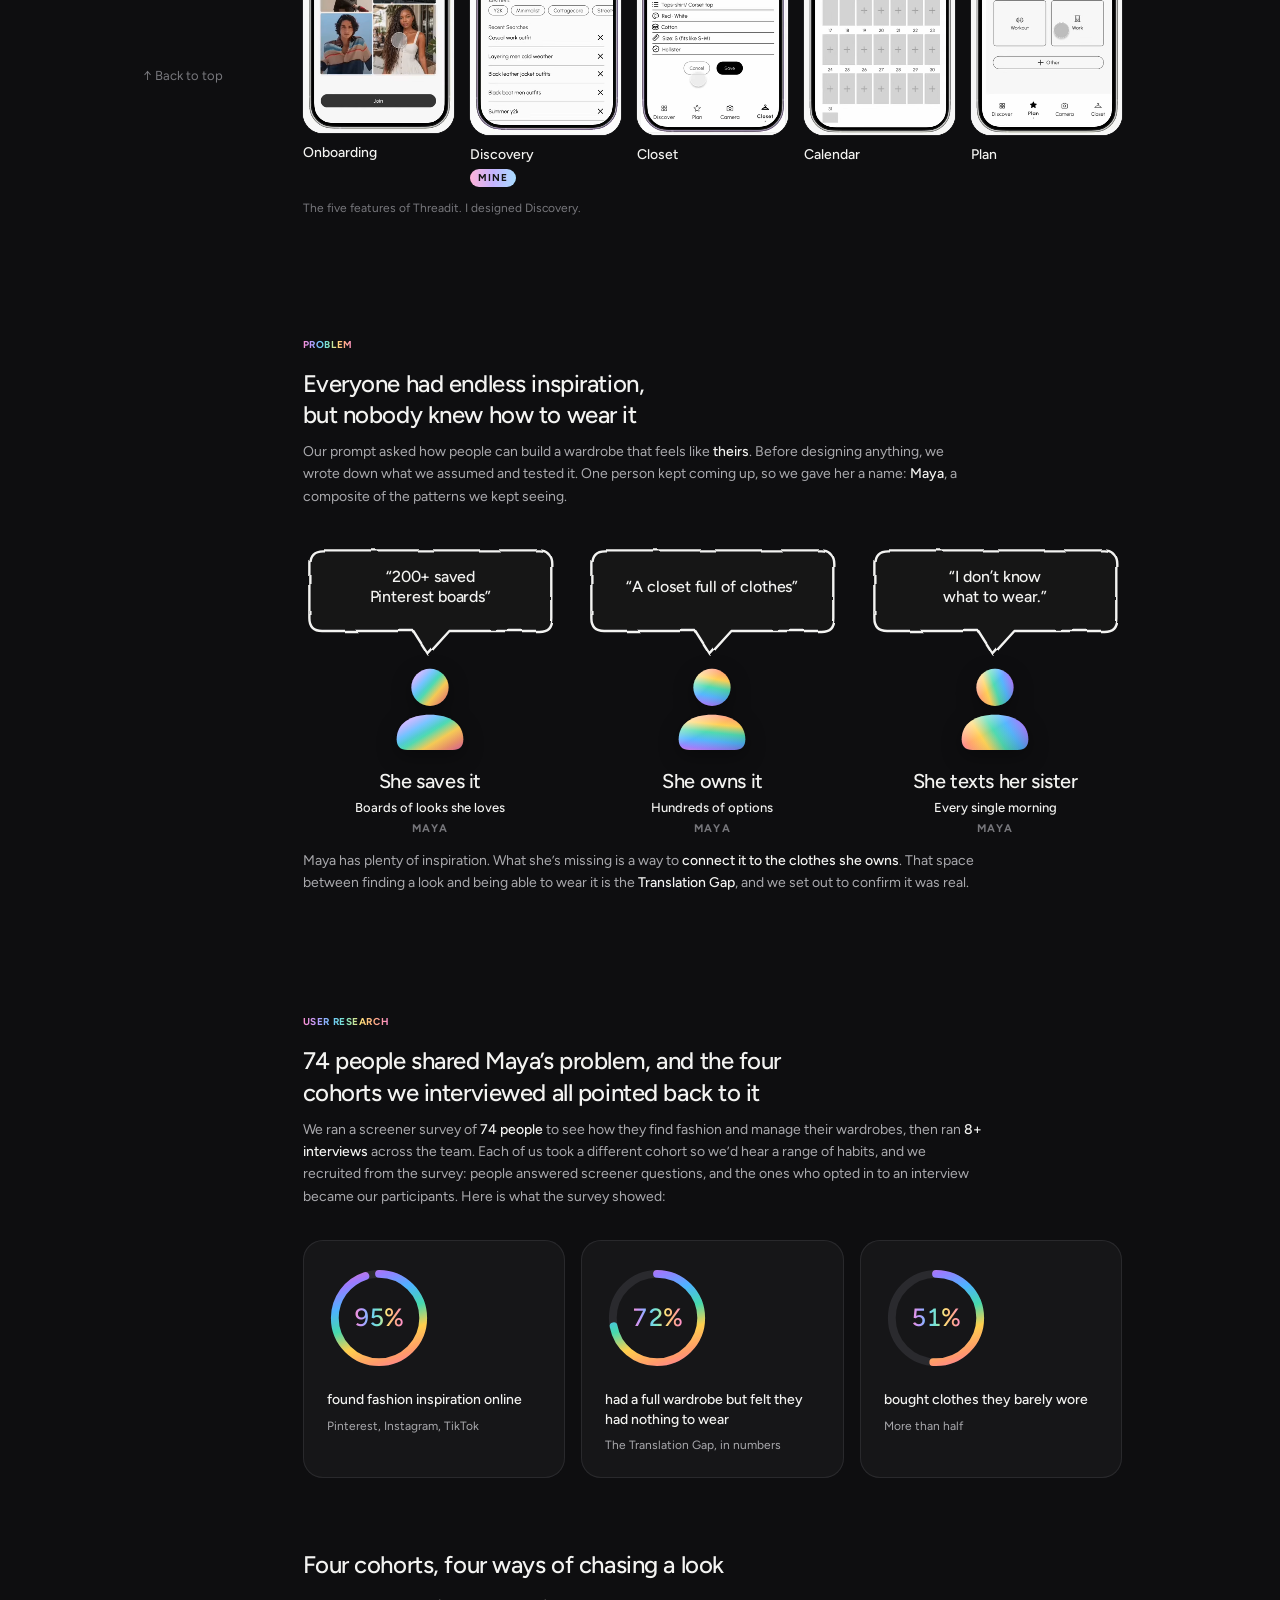
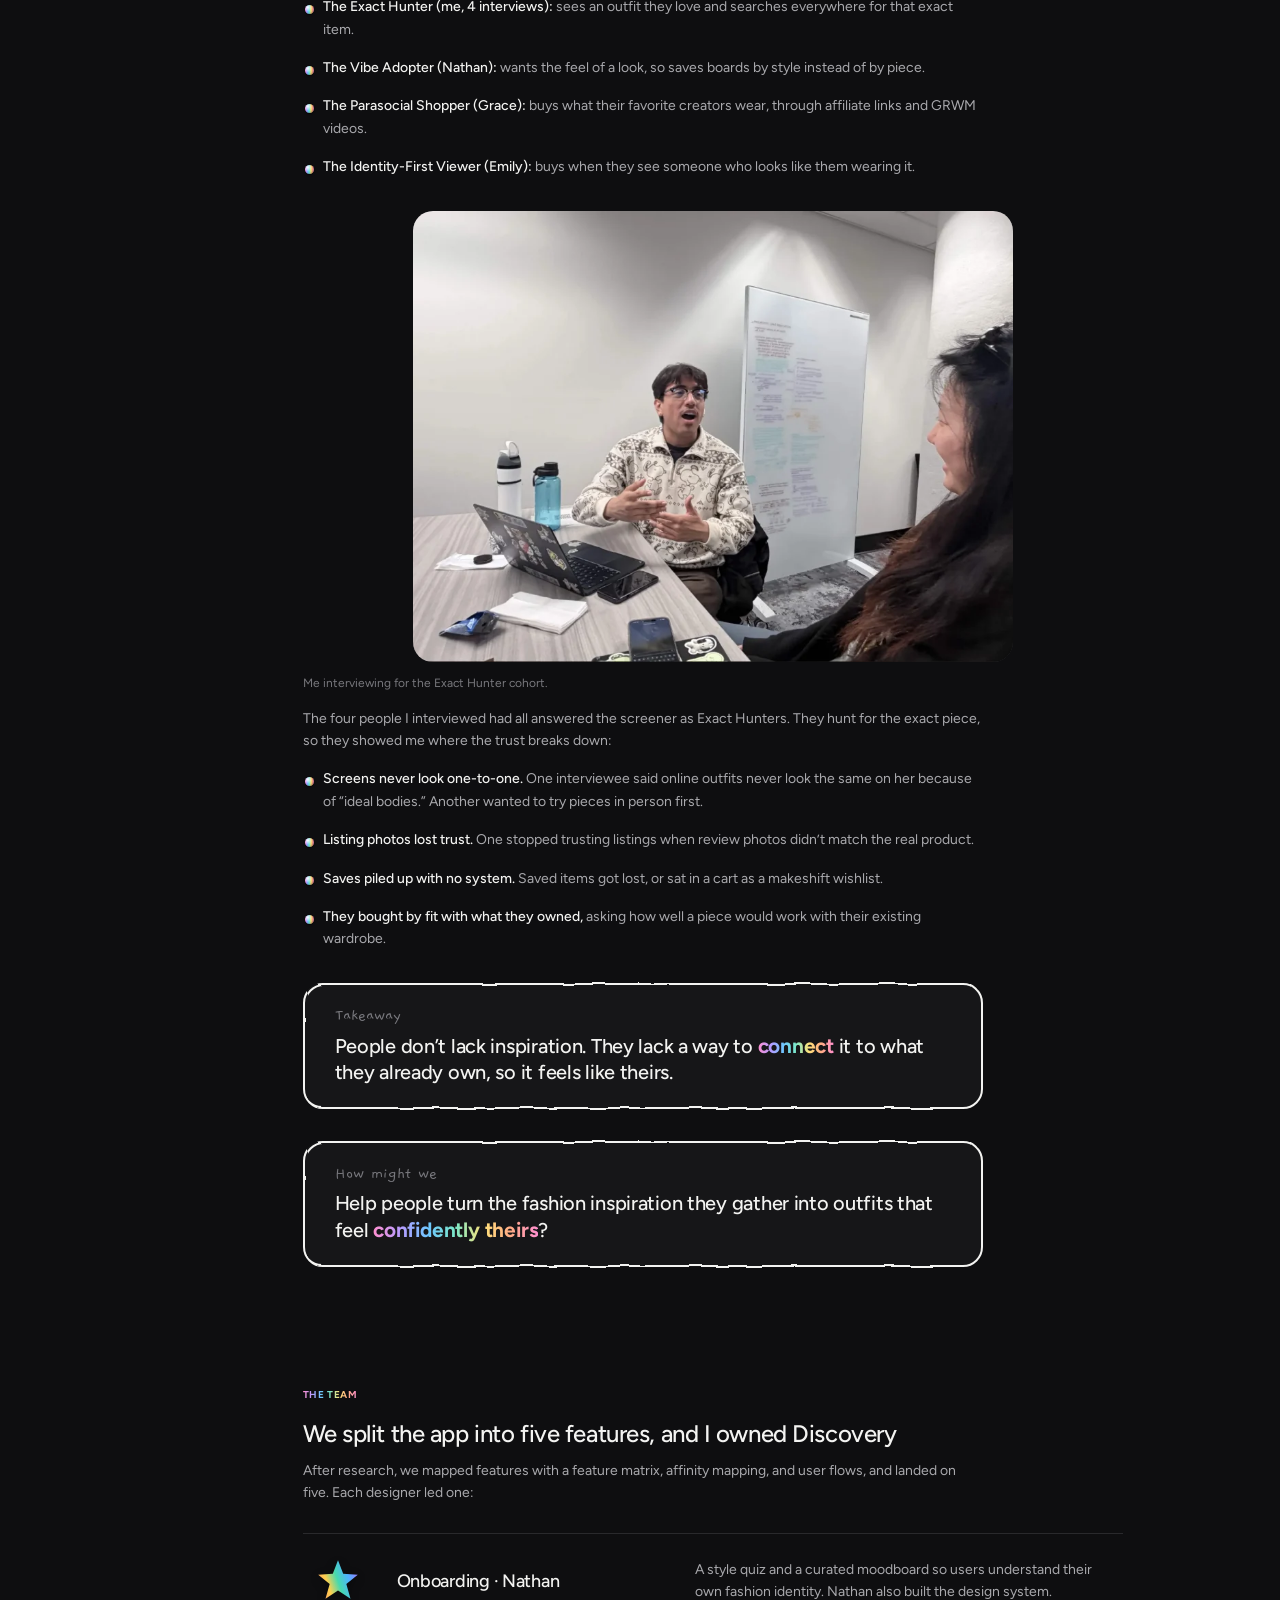
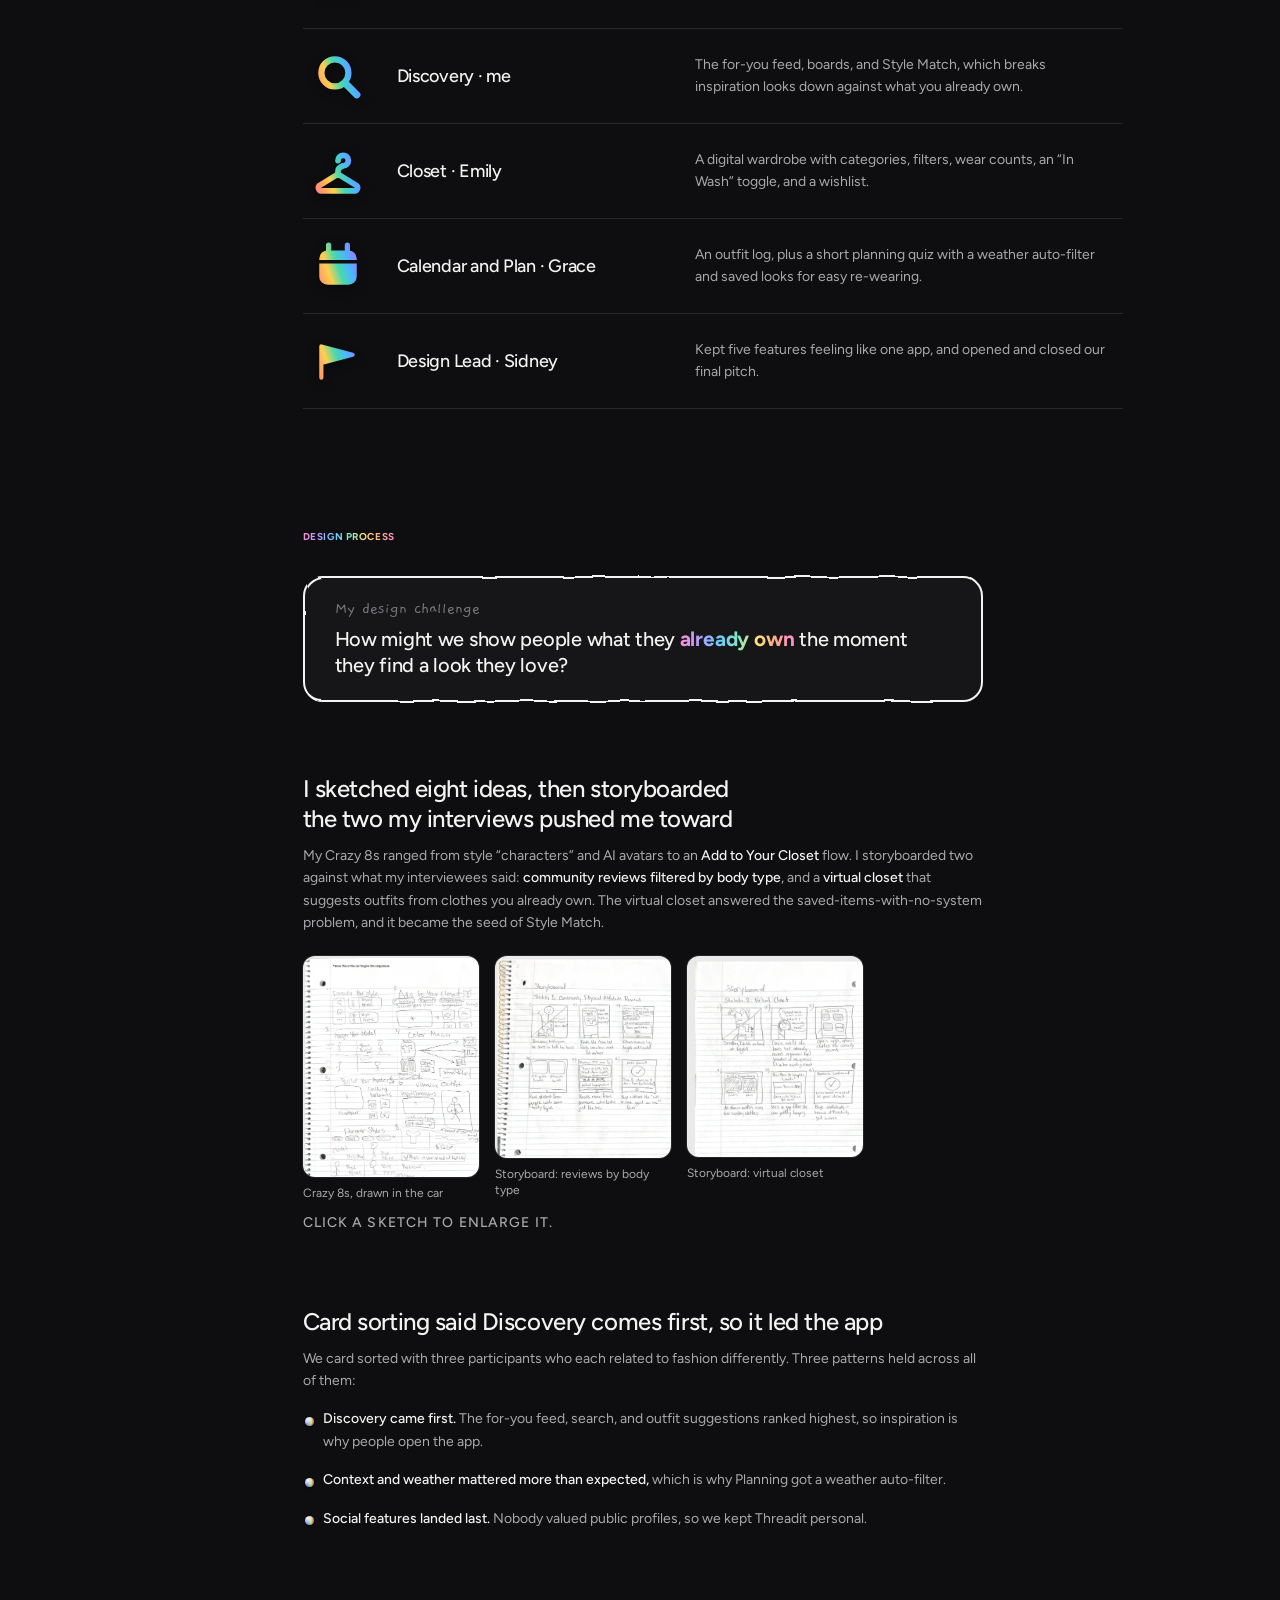
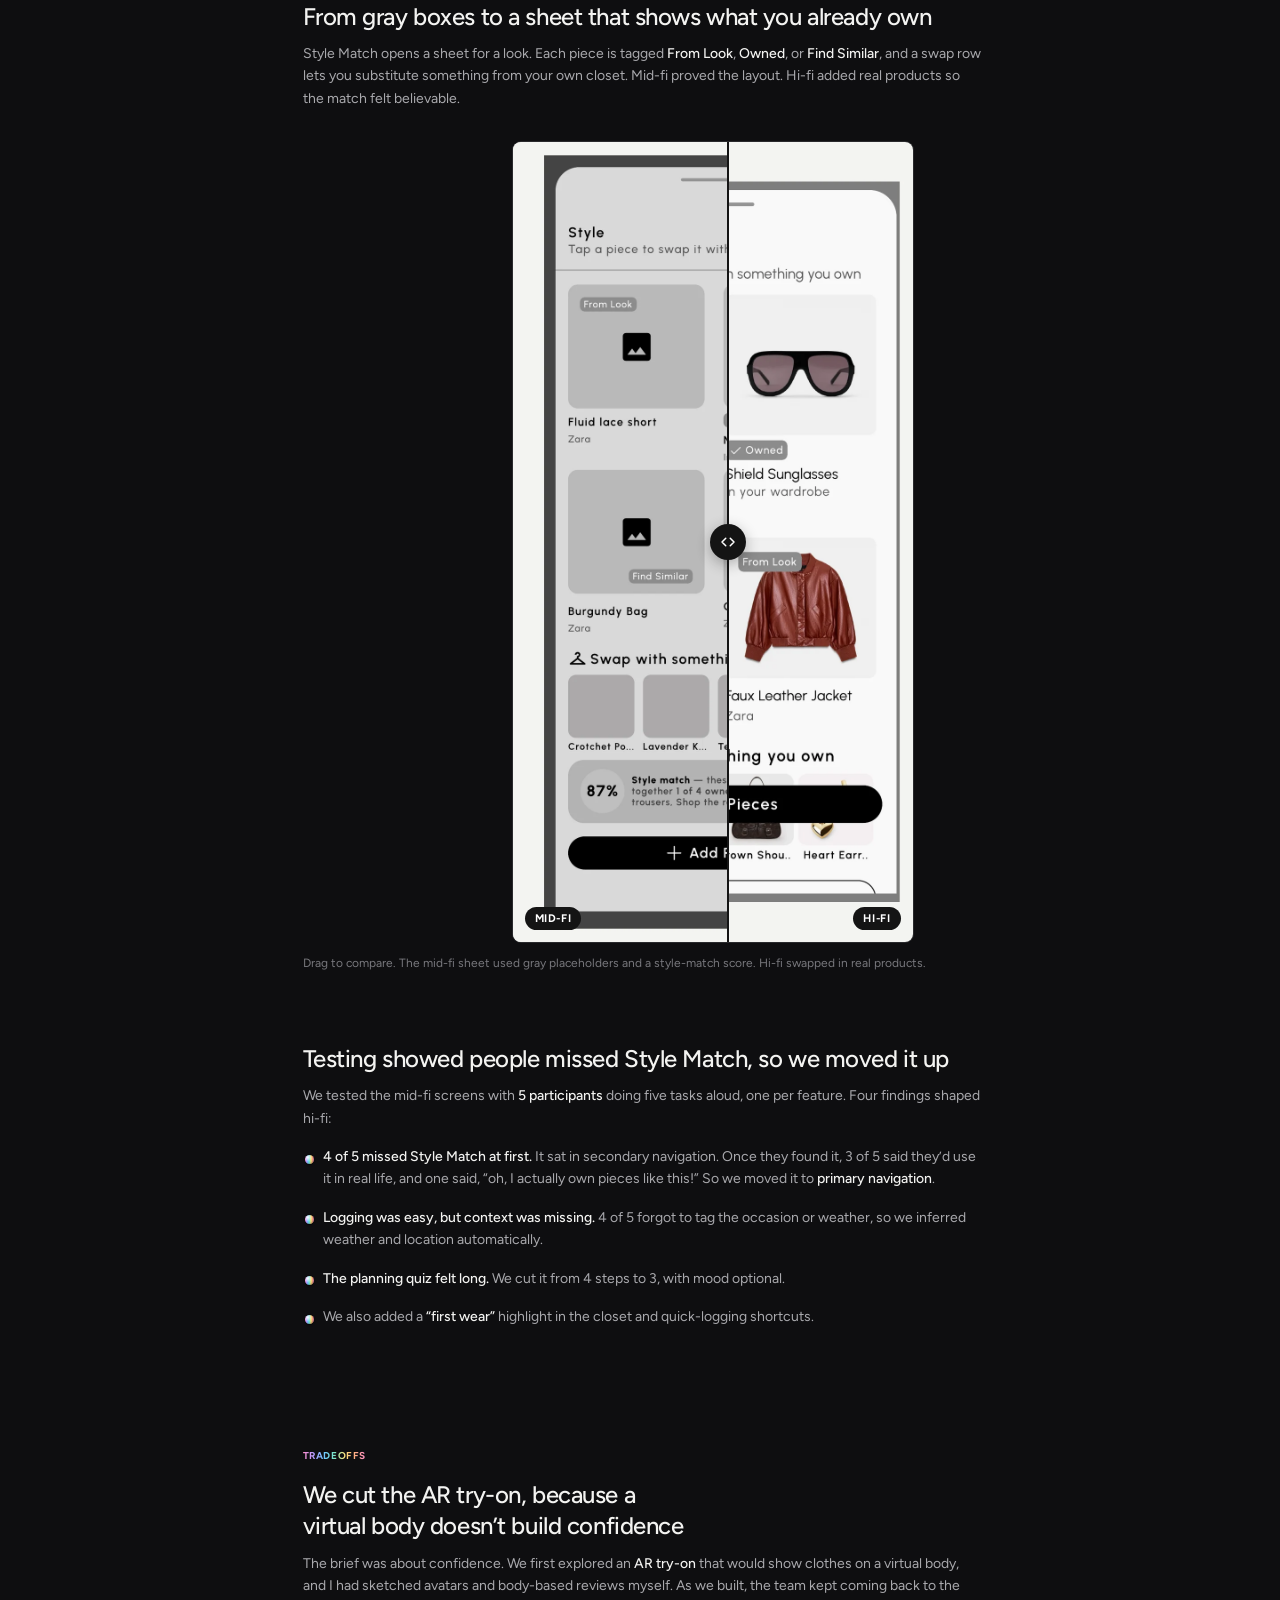
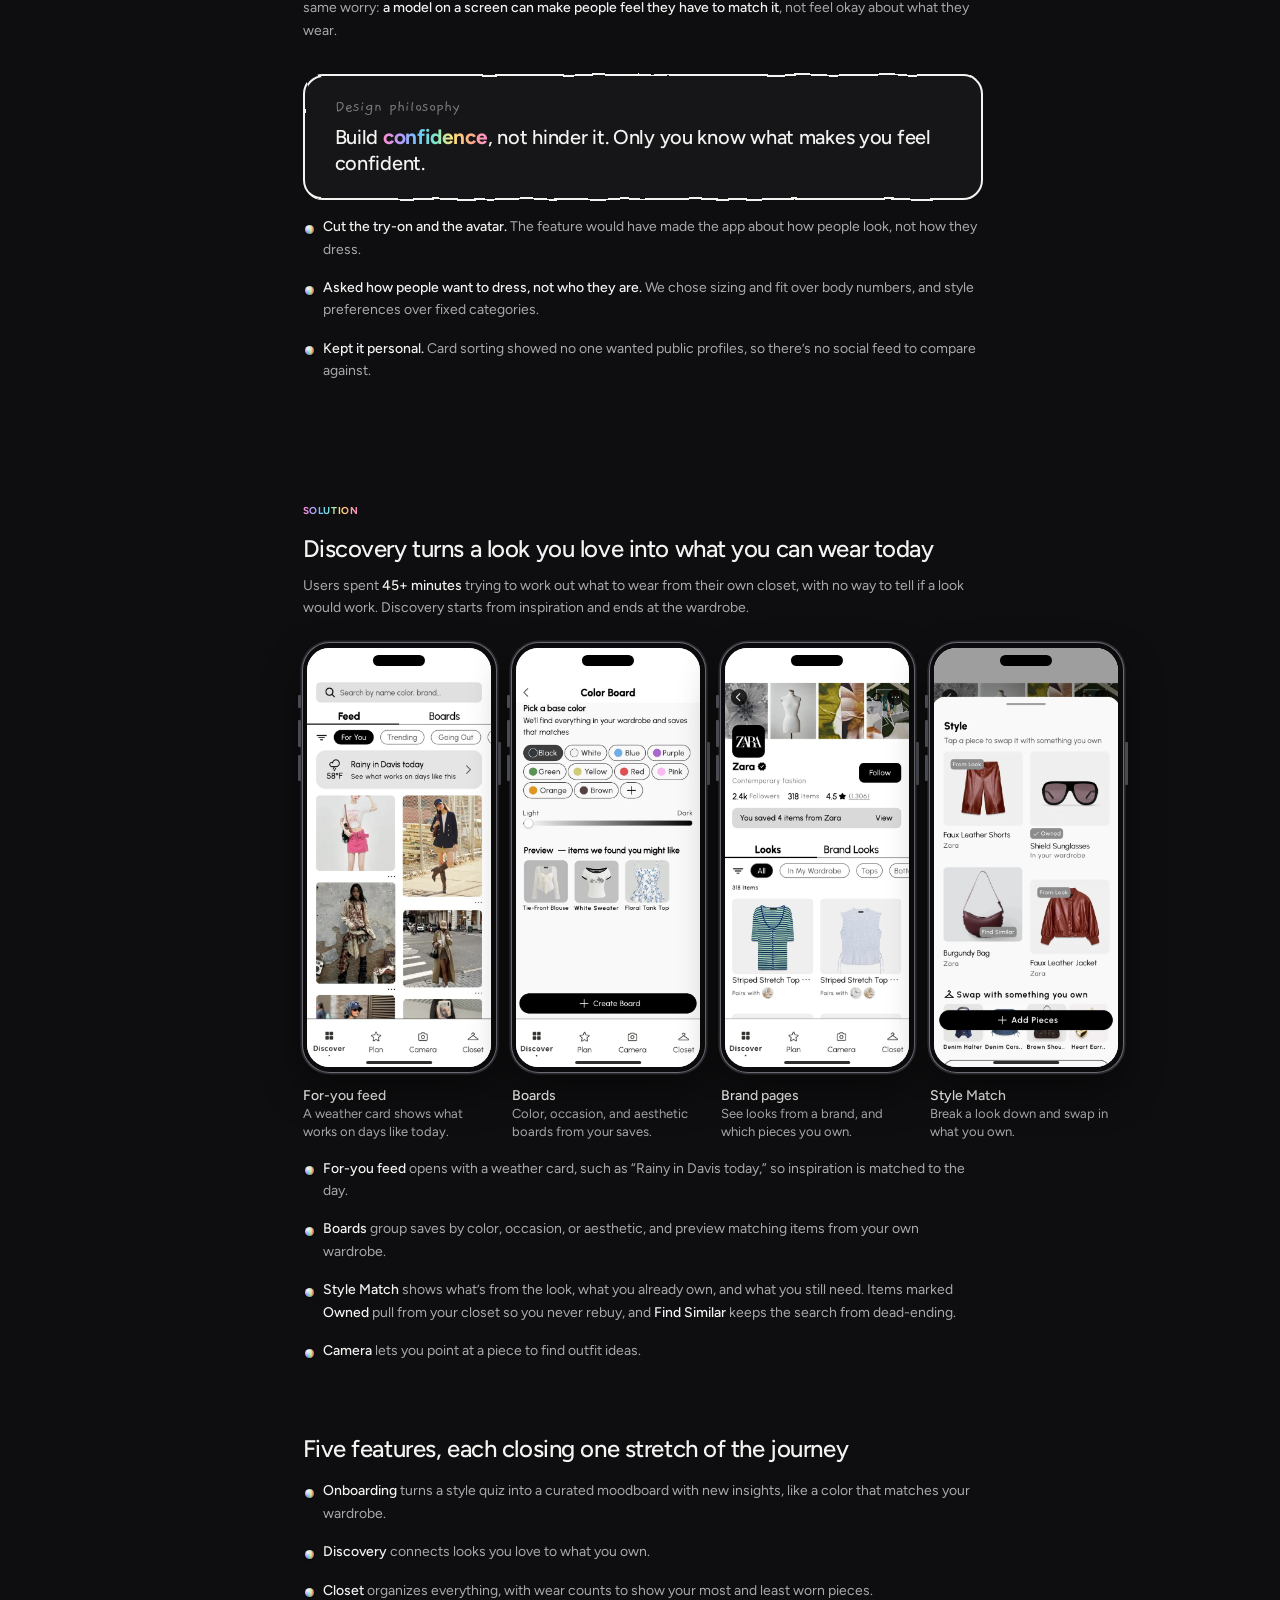
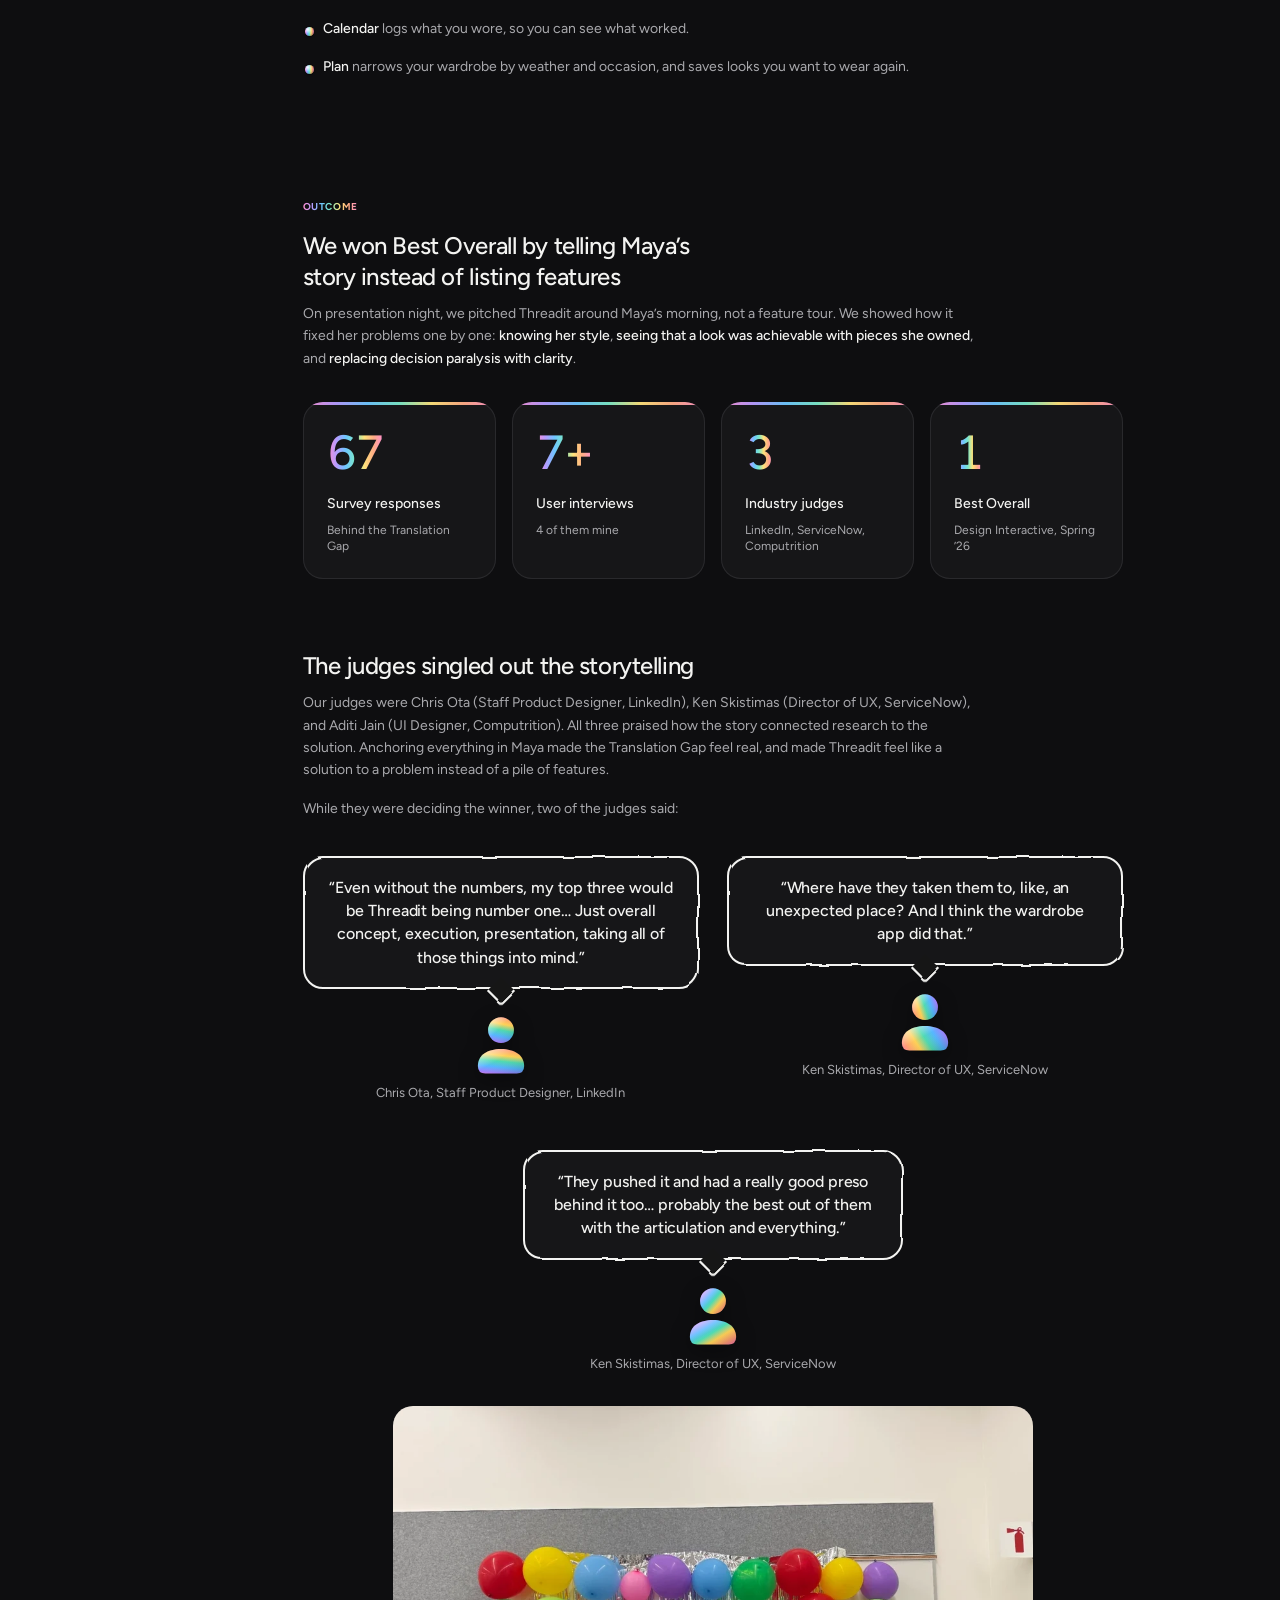
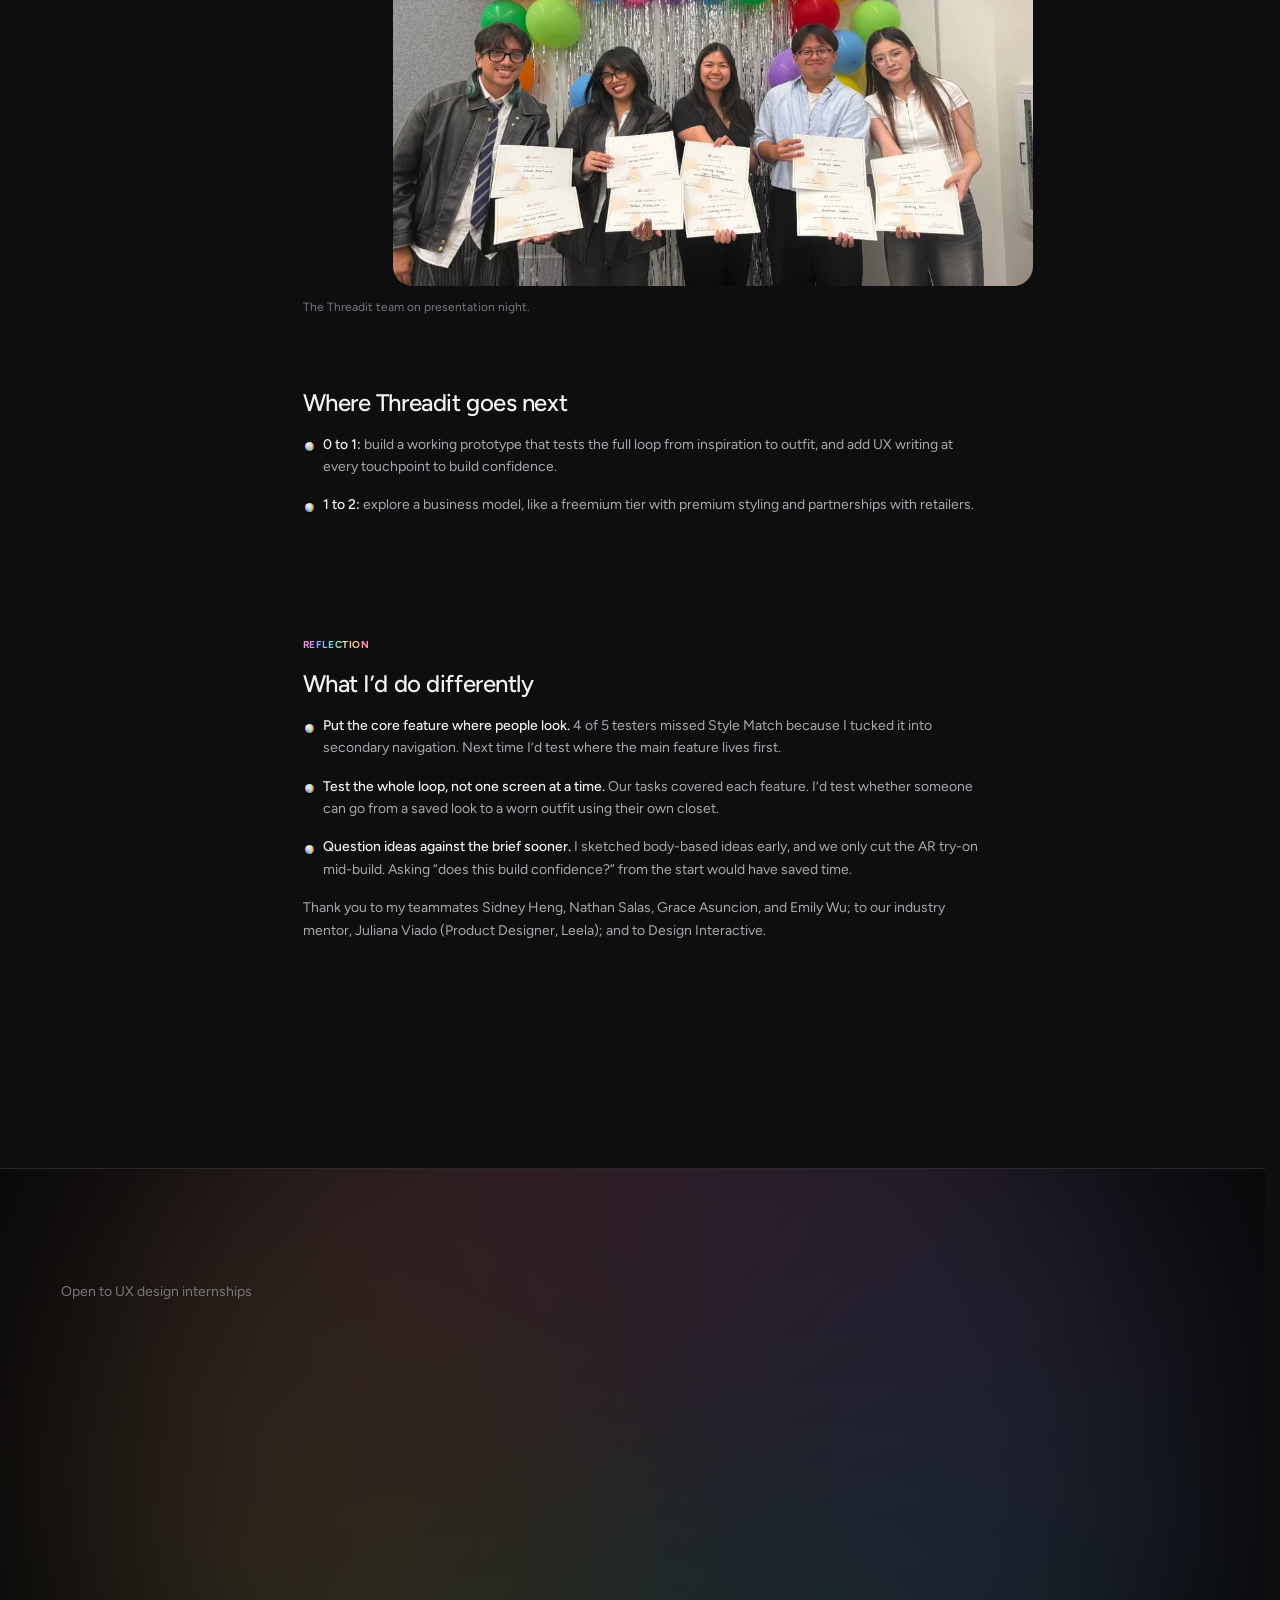
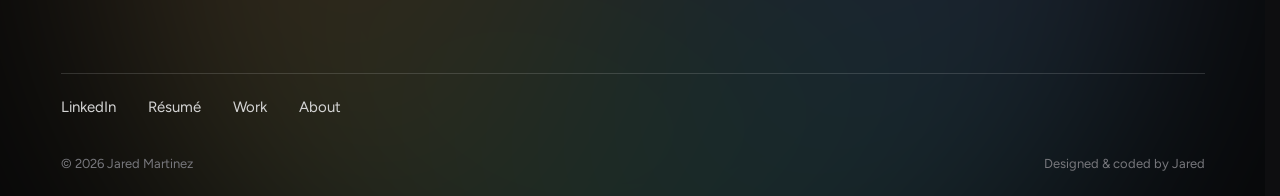
<file: work/threadit.html>
<!doctype html>
<html lang="en">
<head>
  <meta charset="utf-8">
  <meta name="viewport" content="width=device-width,initial-scale=1">
  <title>Threadit | Jared Martinez</title>
  <meta name="description" content="Case study: Threadit, a wardrobe app that helps people turn saved fashion inspiration into outfits they can wear. I led the Discovery feature on a team of five that won Best Overall.">
  <meta name="theme-color" content="#0e0e10">
  <link rel="icon" href="data:image/svg+xml,%3Csvg xmlns='http://www.w3.org/2000/svg' viewBox='0 0 24 24'%3E%3Cpath d='M12 2.5l2.9 6.2 6.6.8-4.9 4.6 1.3 6.7L12 17.5l-5.9 3.3 1.3-6.7L2.5 9.5l6.6-.8z' fill='%23222222'/%3E%3C/svg%3E">

  <link rel="stylesheet" href="../css/site.css">
  <link rel="stylesheet" href="../css/case-study.css">
  <link rel="stylesheet" href="../css/dark.css">
  <script>document.documentElement.setAttribute('data-theme','dark')</script>
  <script>(function(){try{history.scrollRestoration='manual'}catch(e){}if(location.hash)return;var m=false;['wheel','touchstart','keydown','mousedown'].forEach(function(e){addEventListener(e,function(){m=true},{passive:true,once:true})});var de=document.documentElement;de.style.scrollBehavior='auto';setTimeout(function(){de.style.scrollBehavior=''},1800);function top(){if(!m&&(window.scrollY||de.scrollTop)){try{scrollTo({top:0,left:0,behavior:'instant'})}catch(e){scrollTo(0,0)}}}top();addEventListener('DOMContentLoaded',top);addEventListener('load',function(){top();var n=0;(function t(){top();if(++n<30)setTimeout(t,50)})()});addEventListener('pageshow',function(){m=false;top()})})()</script>
  <noscript><style>.reveal{opacity:1;transform:none}</style></noscript>
</head>
<body id="top">

<body id="top">

  <svg width="0" height="0" style="position:absolute" aria-hidden="true" focusable="false"><defs><linearGradient id="ringGrad" x1="0" y1="0" x2="1" y2="1"><stop offset="0.000" stop-color="#ff6fb8"/><stop offset="0.167" stop-color="#9b7bff"/><stop offset="0.333" stop-color="#4db3ff"/><stop offset="0.500" stop-color="#46d9ae"/><stop offset="0.667" stop-color="#ffcf4d"/><stop offset="0.833" stop-color="#ff9a6b"/><stop offset="1.000" stop-color="#ff6fb8"/><animateTransform attributeName="gradientTransform" type="rotate" from="0 .5 .5" to="360 .5 .5" dur="9s" repeatCount="indefinite"/></linearGradient></defs></svg>
  <nav class="navbar" aria-label="Main">
    <a class="nav-logo" href="../index.html" aria-label="Jared, home">Jared</a>
    <div class="nav-right">
      <div class="nav-links" id="nav-menu">
        <a class="nav-link" href="../index.html#projects" aria-current="page">Work</a>
        <a class="nav-link" href="../about.html">About</a>
        <a class="nav-link" data-site="linkedin" href="#" target="_blank" rel="noopener noreferrer">LinkedIn<span class="nav-link-arrow"><svg viewBox="0 0 24 24" aria-hidden="true"><path d="m6.5 17.5 11-11m0 9v-9h-9"/></svg></span></a>
        <a class="nav-link" data-site="resume" data-root="../" href="#" target="_blank" rel="noopener noreferrer">Résumé<span class="nav-link-arrow"><svg viewBox="0 0 24 24" aria-hidden="true"><path d="m6.5 17.5 11-11m0 9v-9h-9"/></svg></span></a>
      </div>
      <button class="nav-toggle" type="button" aria-expanded="false" aria-controls="nav-menu" aria-label="Open menu"><span class="nav-toggle-bars" aria-hidden="true"></span></button>
    </div>
  </nav>


  <header class="cs-head">
    <a class="back-m" href="../index.html#projects"><span aria-hidden="true">←</span> Back home</a>
    <div class="cs-top">
      <div class="cs-titles">
        <h1 class="title">Threadit</h1>
        <p class="subtitle">Turning saved inspiration into outfits people can actually wear</p>
      </div>
      <div class="meta">
        <div class="meta-item"><span class="meta-label">Role</span><span class="meta-value"><span>UX Designer</span><span>Discovery Lead</span><span>UX Researcher</span></span></div>
        <div class="meta-item"><span class="meta-label">Team</span><span class="meta-value"><span>4 Designers</span><span>1 Design Lead</span><span>1 Mentor</span></span></div>
        <div class="meta-item"><span class="meta-label">Timeline</span><span class="meta-value"><span>Apr 16 – May 28, 2026</span><span>(7 Weeks)</span></span></div>
        <div class="meta-item"><span class="meta-label">Tools</span><span class="meta-value"><span>Figma</span><span>FigJam</span><span>Notion</span></span></div>
      </div>
    </div>
    <div class="hero hero-static" id="cover" aria-label="Four screens from the Threadit app: the for-you feed, a color board, a brand page, and the Style Match sheet">
      <img src="../assets/img/th-hero.webp" alt="Four Threadit screens on phones: the for-you feed with a weather card, a color board, a Zara brand page, and the Style Match sheet" width="1960" height="1220">
    </div>
  </header>

  <div class="layout">
    <nav class="rail" id="rail" aria-label="Sections">
      <a class="rail-link rail-home" href="../index.html#projects"><span class="arr" aria-hidden="true">←</span>Back home</a>
      <div class="rail-list">
        <a class="rail-link is-tldr" href="#overview"><span class="pip"><svg viewBox="0 0 24 24"><path d="M12 2.5l2.9 6.2 6.6.8-4.9 4.6 1.3 6.7L12 17.5l-5.9 3.3 1.3-6.7L2.5 9.5l6.6-.8z"/></svg></span>Context</a>
        <a class="rail-link" href="#problem"><span class="pip"></span>Problem</a>
        <a class="rail-link" href="#research"><span class="pip"></span>User Research</a>
        <a class="rail-link" href="#team"><span class="pip"></span>The Team</a>
        <a class="rail-link" href="#design"><span class="pip"></span>Design Process</a>
        <a class="rail-link" href="#tradeoffs"><span class="pip"></span>Tradeoffs</a>
        <a class="rail-link" href="#solution"><span class="pip"></span>Solution</a>
        <a class="rail-link" href="#outcome"><span class="pip"></span>Outcome</a>
        <a class="rail-link" href="#reflection"><span class="pip"></span>Reflection</a>
      </div>
      <div class="rail-count" aria-live="polite">Read <b>0</b>/9</div>
      <a class="rail-link rail-top" href="#top">↑ Back to top</a>
    </nav>

    <main class="page">
<!-- ═══ CONTEXT ═══ -->
      <section class="section" id="overview">
        <div class="kicker">Context</div>
        <h2 class="statement reveal">Five designers built a wardrobe app to close the gap between saving an outfit and wearing it</h2>
        <div class="cards three reveal">
          <div class="card"><h3>Prompt</h3><p>UC Davis Design Interactive’s Spring ’26 cohort asked us to help people build a wardrobe that feels <strong>personal and intentional</strong>, when professional styling is expensive and out of reach.</p></div>
          <div class="card"><h3>Problem</h3><p>People save endless outfit inspiration but can’t turn it into something they can wear. We called this the <strong>Translation Gap</strong>.</p></div>
          <div class="card"><h3>Impact</h3><p>We pitched Threadit to three industry judges on presentation night, and our team won <strong>Best Overall</strong>.</p></div>

        </div>
        <div class="kicker sub reveal">Solution sneak peek</div>
        <figure class="figure reveal">
          <div class="phones five" style="--n:5"><figure class="ph"><div class="vp"><video class="clip" data-loop autoplay muted loop playsinline preload="metadata" poster="../assets/img/th-vp-onboarding.webp" aria-label="Screen recording of the Threadit onboarding flow: choosing sections, style, goals, a first closet and sizing"><source src="../assets/video/th-onboarding.webm" type="video/webm"><source src="../assets/video/th-onboarding.mp4" type="video/mp4"></video></div><figcaption><b>Onboarding</b></figcaption></figure><figure class="ph"><div class="vp"><video class="clip" data-loop autoplay muted loop playsinline preload="metadata" poster="../assets/img/th-vp-discovery.webp" aria-label="Screen recording of Threadit Discovery: searching for a brand, opening its page, and using Style Match to swap in pieces you own"><source src="../assets/video/th-discovery.webm" type="video/webm"><source src="../assets/video/th-discovery.mp4" type="video/mp4"></video></div><figcaption><b>Discovery</b><em>Mine</em></figcaption></figure><figure class="ph"><div class="vp"><video class="clip" data-loop autoplay muted loop playsinline preload="metadata" poster="../assets/img/th-vp-closet.webp" aria-label="Screen recording of the Threadit closet: browsing the wardrobe and scanning a new item with the camera"><source src="../assets/video/th-closet.webm" type="video/webm"><source src="../assets/video/th-closet.mp4" type="video/mp4"></video></div><figcaption><b>Closet</b></figcaption></figure><figure class="ph"><div class="vp"><video class="clip" data-loop autoplay muted loop playsinline preload="metadata" poster="../assets/img/th-vp-calendar.webp" aria-label="Screen recording of the Threadit calendar: a weekly outfit log and a day view that asks what you are wearing"><source src="../assets/video/th-calendar.webm" type="video/webm"><source src="../assets/video/th-calendar.mp4" type="video/mp4"></video></div><figcaption><b>Calendar</b></figcaption></figure><figure class="ph"><div class="vp"><video class="clip" data-loop autoplay muted loop playsinline preload="metadata" poster="../assets/img/th-vp-planning.webp" aria-label="Screen recording of Threadit planning: choosing pieces, previewing an outfit, and saving it to the calendar"><source src="../assets/video/th-planning.webm" type="video/webm"><source src="../assets/video/th-planning.mp4" type="video/mp4"></video></div><figcaption><b>Plan</b></figcaption></figure></div>
          <figcaption>The five features of Threadit. I designed Discovery.</figcaption>
        </figure>
      </section>

      <section class="section" id="problem" data-card="Problem">
        <div class="kicker">Problem</div>
        <h2 class="statement reveal">Everyone had endless inspiration, but nobody knew how to wear it</h2>
        <div class="prose reveal">
          <p>Our prompt asked how people can build a wardrobe that feels like <strong>theirs</strong>. Before designing anything, we wrote down what we assumed and tested it. One person kept coming up, so we gave her a name: <strong>Maya</strong>, a composite of the patterns we kept seeing.</p>
        </div>
                <div class="personas reveal" role="group" aria-label="Maya has hundreds of saved looks and a full closet, and still texts her sister that she does not know what to wear">
            <svg class="p-defs" width="0" height="0" aria-hidden="true" focusable="false"><defs>
              <filter id="wobble" x="-6%" y="-6%" width="112%" height="112%"><feTurbulence type="fractalNoise" baseFrequency=".035" numOctaves="2" seed="1" result="n"><animate class="boil" attributeName="seed" values="1;4;7;2;9;5" dur="0.9s" calcMode="discrete" repeatCount="indefinite"/></feTurbulence><feDisplacementMap in="SourceGraphic" in2="n" scale="3.4"/></filter>
              <linearGradient id="pg1" x1="0" y1="0" x2="1" y2="1"><stop offset="0.000" stop-color="#ff6fb8"/><stop offset="0.167" stop-color="#9b7bff"/><stop offset="0.333" stop-color="#4db3ff"/><stop offset="0.500" stop-color="#46d9ae"/><stop offset="0.667" stop-color="#ffcf4d"/><stop offset="0.833" stop-color="#ff9a6b"/><stop offset="1.000" stop-color="#ff6fb8"/><animateTransform attributeName="gradientTransform" type="rotate" from="0 .5 .5" to="360 .5 .5" dur="9s" begin="-3s" repeatCount="indefinite"/></linearGradient><linearGradient id="pg2" x1="0" y1="0" x2="1" y2="1"><stop offset="0.000" stop-color="#ff6fb8"/><stop offset="0.167" stop-color="#9b7bff"/><stop offset="0.333" stop-color="#4db3ff"/><stop offset="0.500" stop-color="#46d9ae"/><stop offset="0.667" stop-color="#ffcf4d"/><stop offset="0.833" stop-color="#ff9a6b"/><stop offset="1.000" stop-color="#ff6fb8"/><animateTransform attributeName="gradientTransform" type="rotate" from="0 .5 .5" to="360 .5 .5" dur="9s" begin="-6s" repeatCount="indefinite"/></linearGradient><linearGradient id="pg3" x1="0" y1="0" x2="1" y2="1"><stop offset="0.000" stop-color="#ff6fb8"/><stop offset="0.167" stop-color="#9b7bff"/><stop offset="0.333" stop-color="#4db3ff"/><stop offset="0.500" stop-color="#46d9ae"/><stop offset="0.667" stop-color="#ffcf4d"/><stop offset="0.833" stop-color="#ff9a6b"/><stop offset="1.000" stop-color="#ff6fb8"/><animateTransform attributeName="gradientTransform" type="rotate" from="0 .5 .5" to="360 .5 .5" dur="9s" begin="-9s" repeatCount="indefinite"/></linearGradient>
              <linearGradient id="gloss" x1="0" y1="0" x2="1" y2="1"><stop offset="0" stop-color="#fff" stop-opacity=".75"/><stop offset=".45" stop-color="#fff" stop-opacity=".05"/><stop offset="1" stop-color="#000" stop-opacity=".18"/></linearGradient>
            </defs></svg>
            <div class="persona" style="--i:0">
              <div class="bubble"><svg class="bubble-line" viewBox="0 0 240 112" preserveAspectRatio="none" aria-hidden="true"><path d="M18 6H222Q234 6 234 18V70Q234 82 222 82H138L118 104L104 82H18Q6 82 6 70V18Q6 6 18 6Z"/></svg><p>“200+ saved Pinterest boards”</p></div>
              <svg class="person" viewBox="0 0 100 100" aria-hidden="true"><g class="person-g"><circle cx="50" cy="31" r="19" fill="url(#pg2)"/><path d="M16 84C16 68 30 59 50 59C70 59 84 68 84 84Q84 95 73 95H27Q16 95 16 84Z" fill="url(#pg2)"/><circle cx="50" cy="31" r="19" fill="url(#gloss)"/><path d="M16 84C16 68 30 59 50 59C70 59 84 68 84 84Q84 95 73 95H27Q16 95 16 84Z" fill="url(#gloss)"/></g></svg>
              <h3>She saves it</h3><p class="pdesc">Boards of looks she loves</p><span class="ptag">Maya</span>
            </div>
            <div class="persona" style="--i:1">
              <div class="bubble"><svg class="bubble-line" viewBox="0 0 240 112" preserveAspectRatio="none" aria-hidden="true"><path d="M18 6H222Q234 6 234 18V70Q234 82 222 82H138L118 104L104 82H18Q6 82 6 70V18Q6 6 18 6Z"/></svg><p>“A closet full of clothes”</p></div>
              <svg class="person" viewBox="0 0 100 100" aria-hidden="true"><g class="person-g"><circle cx="50" cy="31" r="19" fill="url(#pg1)"/><path d="M16 84C16 68 30 59 50 59C70 59 84 68 84 84Q84 95 73 95H27Q16 95 16 84Z" fill="url(#pg1)"/><circle cx="50" cy="31" r="19" fill="url(#gloss)"/><path d="M16 84C16 68 30 59 50 59C70 59 84 68 84 84Q84 95 73 95H27Q16 95 16 84Z" fill="url(#gloss)"/></g></svg>
              <h3>She owns it</h3><p class="pdesc">Hundreds of options</p><span class="ptag">Maya</span>
            </div>
            <div class="persona" style="--i:2">
              <div class="bubble"><svg class="bubble-line" viewBox="0 0 240 112" preserveAspectRatio="none" aria-hidden="true"><path d="M18 6H222Q234 6 234 18V70Q234 82 222 82H138L118 104L104 82H18Q6 82 6 70V18Q6 6 18 6Z"/></svg><p>“I don’t know what to wear.”</p></div>
              <svg class="person" viewBox="0 0 100 100" aria-hidden="true"><g class="person-g"><circle cx="50" cy="31" r="19" fill="url(#pg3)"/><path d="M16 84C16 68 30 59 50 59C70 59 84 68 84 84Q84 95 73 95H27Q16 95 16 84Z" fill="url(#pg3)"/><circle cx="50" cy="31" r="19" fill="url(#gloss)"/><path d="M16 84C16 68 30 59 50 59C70 59 84 68 84 84Q84 95 73 95H27Q16 95 16 84Z" fill="url(#gloss)"/></g></svg>
              <h3>She texts her sister</h3><p class="pdesc">Every single morning</p><span class="ptag">Maya</span>
            </div>
          </div>
        <div class="prose reveal"><p>Maya has plenty of inspiration. What she’s missing is a way to <strong>connect it to the clothes she owns</strong>. That space between finding a look and being able to wear it is the <strong>Translation Gap</strong>, and we set out to confirm it was real.</p></div>
      </section>

      <section class="section" id="research" data-card="Research">
        <div class="kicker">User Research</div>
        <h2 class="statement reveal">74 people shared Maya’s problem, and the four cohorts we interviewed all pointed back to it</h2>
        <div class="prose reveal">
          <p>We ran a screener survey of <strong>74 people</strong> to see how they find fashion and manage their wardrobes, then ran <strong>8+ interviews</strong> across the team. Each of us took a different cohort so we’d hear a range of habits, and we recruited from the survey: people answered screener questions, and the ones who opted in to an interview became our participants. Here is what the survey showed:</p>
        </div>
        <div class="stats three">
          <div class="stat ring-stat reveal"><div class="ring" style="--off:5"><svg viewBox="0 0 80 80" aria-hidden="true"><circle class="ring-bg" cx="40" cy="40" r="34"/><circle class="ring-fg" cx="40" cy="40" r="34" pathLength="100"/></svg><div class="val"><span data-count="95" data-suffix="%">95%</span></div></div><div class="lab">found fashion inspiration online</div><div class="cap">Pinterest, Instagram, TikTok</div></div>
          <div class="stat ring-stat reveal" style="--d:0.08s"><div class="ring" style="--off:28"><svg viewBox="0 0 80 80" aria-hidden="true"><circle class="ring-bg" cx="40" cy="40" r="34"/><circle class="ring-fg" cx="40" cy="40" r="34" pathLength="100"/></svg><div class="val"><span data-count="72" data-suffix="%">72%</span></div></div><div class="lab">had a full wardrobe but felt they had nothing to wear</div><div class="cap">The Translation Gap, in numbers</div></div>
          <div class="stat ring-stat reveal" style="--d:0.16s"><div class="ring" style="--off:49"><svg viewBox="0 0 80 80" aria-hidden="true"><circle class="ring-bg" cx="40" cy="40" r="34"/><circle class="ring-fg" cx="40" cy="40" r="34" pathLength="100"/></svg><div class="val"><span data-count="51" data-suffix="%">51%</span></div></div><div class="lab">bought clothes they barely wore</div><div class="cap">More than half</div></div>
        </div>
        <div class="beat reveal">
          <h3>Four cohorts, four ways of chasing a look</h3>
          <div class="contrib"><ul>
            <li><strong>The Exact Hunter (me, 4 interviews):</strong> sees an outfit they love and searches everywhere for that exact item.</li>
            <li><strong>The Vibe Adopter (Nathan):</strong> wants the feel of a look, so saves boards by style instead of by piece.</li>
            <li><strong>The Parasocial Shopper (Grace):</strong> buys what their favorite creators wear, through affiliate links and GRWM videos.</li>
            <li><strong>The Identity-First Viewer (Emily):</strong> buys when they see someone who looks like them wearing it.</li>
          </ul></div>
        </div>
        <figure class="figure reveal">
          <div class="frame" style="max-width:600px;margin-inline:auto"><img class="zoomable" src="../assets/img/th-interview.webp" alt="Jared gesturing while interviewing a participant across a table, with a laptop and notes in front of him" width="878" height="660" loading="lazy"></div>
          <figcaption>Me interviewing for the Exact Hunter cohort.</figcaption>
        </figure>
        <div class="prose reveal"><p>The four people I interviewed had all answered the screener as Exact Hunters. They hunt for the exact piece, so they showed me where the trust breaks down:</p></div>
        <div class="contrib reveal"><ul>
          <li><strong>Screens never look one-to-one.</strong> One interviewee said online outfits never look the same on her because of “ideal bodies.” Another wanted to try pieces in person first.</li>
          <li><strong>Listing photos lost trust.</strong> One stopped trusting listings when review photos didn’t match the real product.</li>
          <li><strong>Saves piled up with no system.</strong> Saved items got lost, or sat in a cart as a makeshift wishlist.</li>
          <li><strong>They bought by fit with what they owned,</strong> asking how well a piece would work with their existing wardrobe.</li>
        </ul></div>
        <div class="hmw sketch reveal"><small>Takeaway</small><p>People don’t lack inspiration. They lack a way to <span class="hl">connect</span> it to what they already own, so it feels like theirs.</p></div>
        <div class="hmw sketch reveal"><small>How might we</small><p>Help people turn the fashion inspiration they gather into outfits that feel <span class="hl">confidently theirs</span>?</p></div>
      </section>

      <section class="section" id="team" data-card="Team">
        <div class="kicker">The Team</div>
        <h2 class="statement reveal">We split the app into five features, and I owned Discovery</h2>
        <div class="prose reveal"><p>After research, we mapped features with a feature matrix, affinity mapping, and user flows, and landed on five. Each designer led one:</p></div>
        <svg width="0" height="0" style="position:absolute" aria-hidden="true" focusable="false"><defs><linearGradient id="igr" gradientUnits="userSpaceOnUse" x1="2" y1="2" x2="46" y2="46"><stop offset="0.000" stop-color="#ff6fb8"/><stop offset="0.167" stop-color="#9b7bff"/><stop offset="0.333" stop-color="#4db3ff"/><stop offset="0.500" stop-color="#46d9ae"/><stop offset="0.667" stop-color="#ffcf4d"/><stop offset="0.833" stop-color="#ff9a6b"/><stop offset="1.000" stop-color="#ff6fb8"/><animateTransform attributeName="gradientTransform" type="rotate" from="0 24 24" to="360 24 24" dur="9s" repeatCount="indefinite"/></linearGradient></defs></svg><div class="irows reveal"><div class="icard"><span class="icard-ic" style="--i:0"><svg viewBox="0 0 48 48" aria-hidden="true"><path d="M24 4l5 13 14 1-11 9 4 14-12-8-12 8 4-14L5 18l14-1z" fill="url(#igr)"/></svg></span><h3>Onboarding · Nathan</h3><p>A style quiz and a curated moodboard so users understand their own fashion identity. Nathan also built the design system.</p></div><div class="icard"><span class="icard-ic" style="--i:1"><svg viewBox="0 0 48 48" aria-hidden="true"><circle cx="21" cy="21" r="13" fill="none" stroke="url(#igr)" stroke-width="6" stroke-linecap="round"/><path d="M31 31l11 11" stroke="url(#igr)" stroke-width="7" stroke-linecap="round" fill="none"/></svg></span><h3>Discovery · me</h3><p>The for-you feed, boards, and Style Match, which breaks inspiration looks down against what you already own.</p></div><div class="icard"><span class="icard-ic" style="--i:2"><svg viewBox="0 0 48 48" aria-hidden="true"><path d="M24 14a5 5 0 1 1 5 5c-3 1-5 2-5 5v3L6 38a3 3 0 0 0 2 5h32a3 3 0 0 0 2-5L24 27" fill="none" stroke="url(#igr)" stroke-width="5.5" stroke-linecap="round" stroke-linejoin="round"/></svg></span><h3>Closet · Emily</h3><p>A digital wardrobe with categories, filters, wear counts, an “In Wash” toggle, and a wishlist.</p></div><div class="icard"><span class="icard-ic" style="--i:3"><svg viewBox="0 0 48 48" aria-hidden="true"><rect x="6" y="9" width="36" height="33" rx="8" fill="url(#igr)"/><path d="M6 20h36" stroke="#0e0e10" stroke-width="3.4"/><path d="M15 4v9M33 4v9" stroke="url(#igr)" stroke-width="5" stroke-linecap="round"/></svg></span><h3>Calendar and Plan · Grace</h3><p>An outfit log, plus a short planning quiz with a weather auto-filter and saved looks for easy re-wearing.</p></div><div class="icard"><span class="icard-ic" style="--i:4"><svg viewBox="0 0 48 48" aria-hidden="true"><path d="M8 40V10l30 8-30 8" fill="url(#igr)" stroke="url(#igr)" stroke-width="4" stroke-linejoin="round"/></svg></span><h3>Design Lead · Sidney</h3><p>Kept five features feeling like one app, and opened and closed our final pitch.</p></div></div>
      </section>

      <section class="section" id="design" data-card="Design">
        <div class="kicker">Design Process</div>
        <div class="hmw sketch reveal"><small>My design challenge</small><p>How might we show people what they <span class="hl">already own</span> the moment they find a look they love?</p></div>
        <div class="beat reveal">
          <h3>I sketched eight ideas, then storyboarded the two my interviews pushed me toward</h3>
          <p>My Crazy 8s ranged from style “characters” and AI avatars to an <strong>Add to Your Closet</strong> flow. I storyboarded two against what my interviewees said: <strong>community reviews filtered by body type</strong>, and a <strong>virtual closet</strong> that suggests outfits from clothes you already own. The virtual closet answered the saved-items-with-no-system problem, and it became the seed of Style Match.</p>
          <div class="sk-row">
            <figure class="sk"><img class="zoomable" src="../assets/img/th-sk-crazy8.webp" alt="Jared’s Crazy 8s paper sketches: Discover Your Style, Add to Your Closet, Assign Your Model, Color Match, Build Your Avatar, Visualize Outfit, Discover Styles, and reviews" width="1000" height="1254" loading="lazy"><figcaption>Crazy 8s, drawn in the car</figcaption></figure>
            <figure class="sk"><img class="zoomable" src="../assets/img/th-sk-story8.webp" alt="Storyboard: community physical attribute reviews, from seeing a look on Instagram to buying with confidence" width="900" height="1029" loading="lazy"><figcaption>Storyboard: reviews by body type</figcaption></figure>
            <figure class="sk"><img class="zoomable" src="../assets/img/th-sk-story2.webp" alt="Storyboard: virtual closet, from scrolling TikTok to buying a piece that completes a look with clothes she owns" width="900" height="1028" loading="lazy"><figcaption>Storyboard: virtual closet</figcaption></figure>
          </div>
          <p class="sk-hint">Click a sketch to enlarge it.</p>
        </div>
        <div class="beat reveal">
          <h3>Card sorting said Discovery comes first, so it led the app</h3>
          <p>We card sorted with three participants who each related to fashion differently. Three patterns held across all of them:</p>
          <div class="contrib"><ul>
            <li><strong>Discovery came first.</strong> The for-you feed, search, and outfit suggestions ranked highest, so inspiration is why people open the app.</li>
            <li><strong>Context and weather mattered more than expected,</strong> which is why Planning got a weather auto-filter.</li>
            <li><strong>Social features landed last.</strong> Nobody valued public profiles, so we kept Threadit personal.</li>
          </ul></div>
        </div>
        <div class="beat reveal">
          <h3>From gray boxes to a sheet that shows what you already own</h3>
          <p>Style Match opens a sheet for a look. Each piece is tagged <strong>From Look</strong>, <strong>Owned</strong>, or <strong>Find Similar</strong>, and a swap row lets you substitute something from your own closet. Mid-fi proved the layout. Hi-fi added real products so the match felt believable.</p>
          <figure class="figure panel">
            <div class="ba ba-tall" data-ba style="--p:50%">
              <img class="ba-img" src="../assets/img/th-ba-hifi.webp" alt="Hi-fi Style Match sheet with real products tagged From Look, Owned and Find Similar, and a row to swap in pieces you own" width="900" height="1800" loading="lazy">
              <div class="ba-top"><img src="../assets/img/th-ba-mid.webp" alt="Mid-fi Style Match sheet with gray placeholder images and an 87 percent style match note" width="900" height="1800" loading="lazy"></div>
              <div class="ba-handle" aria-hidden="true"><span><svg viewBox="0 0 24 24"><path d="M9 7l-5 5 5 5M15 7l5 5-5 5"/></svg></span></div>
              <span class="ba-tag l">Mid-fi</span><span class="ba-tag r">Hi-fi</span>
              <input class="ba-range" type="range" min="0" max="100" value="50" aria-label="Drag to compare the mid-fi and hi-fi Style Match sheet">
            </div>
            <figcaption>Drag to compare. The mid-fi sheet used gray placeholders and a style-match score. Hi-fi swapped in real products.</figcaption>
          </figure>
        </div>
        <div class="beat reveal">
          <h3>Testing showed people missed Style Match, so we moved it up</h3>
          <p>We tested the mid-fi screens with <strong>5 participants</strong> doing five tasks aloud, one per feature. Four findings shaped hi-fi:</p>
          <div class="contrib"><ul>
            <li><strong>4 of 5 missed Style Match at first.</strong> It sat in secondary navigation. Once they found it, 3 of 5 said they’d use it in real life, and one said, “oh, I actually own pieces like this!” So we moved it to <strong>primary navigation</strong>.</li>
            <li><strong>Logging was easy, but context was missing.</strong> 4 of 5 forgot to tag the occasion or weather, so we inferred weather and location automatically.</li>
            <li><strong>The planning quiz felt long.</strong> We cut it from 4 steps to 3, with mood optional.</li>
            <li>We also added a <strong>“first wear”</strong> highlight in the closet and quick-logging shortcuts.</li>
          </ul></div>
        </div>
      </section>

      <section class="section" id="tradeoffs" data-card="Tradeoffs">
        <div class="kicker">Tradeoffs</div>
        <h2 class="statement reveal">We cut the AR try-on, because a virtual body doesn’t build confidence</h2>
        <div class="prose reveal"><p>The brief was about confidence. We first explored an <strong>AR try-on</strong> that would show clothes on a virtual body, and I had sketched avatars and body-based reviews myself. As we built, the team kept coming back to the same worry: <strong>a model on a screen can make people feel they have to match it</strong>, not feel okay about what they wear.</p></div>
        <div class="hmw sketch reveal"><small>Design philosophy</small><p>Build <span class="hl">confidence</span>, not hinder it. Only you know what makes you feel confident.</p></div>
        <div class="contrib reveal"><ul>
          <li><strong>Cut the try-on and the avatar.</strong> The feature would have made the app about how people look, not how they dress.</li>
          <li><strong>Asked how people want to dress, not who they are.</strong> We chose sizing and fit over body numbers, and style preferences over fixed categories.</li>
          <li><strong>Kept it personal.</strong> Card sorting showed no one wanted public profiles, so there’s no social feed to compare against.</li>
        </ul></div>
      </section>

      <section class="section" id="solution" data-card="Solution">
        <div class="kicker">Solution</div>
        <div class="beat reveal">
          <h3>Discovery turns a look you love into what you can wear today</h3>
          <p>Users spent <strong>45+ minutes</strong> trying to work out what to wear from their own closet, with no way to tell if a look would work. Discovery starts from inspiration and ends at the wardrobe.</p>
          <div class="phones four" style="--n:4"><figure class="ph"><div class="iph"><div class="iph-scr"><img class="zoomable" src="../assets/img/th-d-feed.webp" alt="The for-you feed with a weather card and outfit photos" loading="lazy"></div><i class="iph-isl"></i><i class="iph-home"></i><i class="hw hw-a"></i><i class="hw hw-b"></i><i class="hw hw-c"></i><i class="hw hw-p"></i></div><figcaption><b>For-you feed</b>A weather card shows what works on days like today.</figcaption></figure><figure class="ph"><div class="iph"><div class="iph-scr"><img class="zoomable" src="../assets/img/th-d-color.webp" alt="The Color Board screen: pick a base color and see items found from your wardrobe" loading="lazy"></div><i class="iph-isl"></i><i class="iph-home"></i><i class="hw hw-a"></i><i class="hw hw-b"></i><i class="hw hw-c"></i><i class="hw hw-p"></i></div><figcaption><b>Boards</b>Color, occasion, and aesthetic boards from your saves.</figcaption></figure><figure class="ph"><div class="iph"><div class="iph-scr"><img class="zoomable" src="../assets/img/th-d-zara.webp" alt="A Zara brand page with Looks and Brand Looks tabs" loading="lazy"></div><i class="iph-isl"></i><i class="iph-home"></i><i class="hw hw-a"></i><i class="hw hw-b"></i><i class="hw hw-c"></i><i class="hw hw-p"></i></div><figcaption><b>Brand pages</b>See looks from a brand, and which pieces you own.</figcaption></figure><figure class="ph"><div class="iph"><div class="iph-scr"><img class="zoomable" src="../assets/img/th-d-style.webp" alt="The Style Match sheet with pieces tagged From Look, Owned and Find Similar" loading="lazy"></div><i class="iph-isl"></i><i class="iph-home"></i><i class="hw hw-a"></i><i class="hw hw-b"></i><i class="hw hw-c"></i><i class="hw hw-p"></i></div><figcaption><b>Style Match</b>Break a look down and swap in what you own.</figcaption></figure></div>
          <div class="contrib">
            <ul>
              <li><strong>For-you feed</strong> opens with a weather card, such as “Rainy in Davis today,” so inspiration is matched to the day.</li>
              <li><strong>Boards</strong> group saves by color, occasion, or aesthetic, and preview matching items from your own wardrobe.</li>
              <li><strong>Style Match</strong> shows what’s from the look, what you already own, and what you still need. Items marked <strong>Owned</strong> pull from your closet so you never rebuy, and <strong>Find Similar</strong> keeps the search from dead-ending.</li>
              <li><strong>Camera</strong> lets you point at a piece to find outfit ideas.</li>
            </ul>
          </div>
        </div>
        <div class="beat reveal">
          <h3>Five features, each closing one stretch of the journey</h3>
          <div class="contrib"><ul>
            <li><strong>Onboarding</strong> turns a style quiz into a curated moodboard with new insights, like a color that matches your wardrobe.</li>
            <li><strong>Discovery</strong> connects looks you love to what you own.</li>
            <li><strong>Closet</strong> organizes everything, with wear counts to show your most and least worn pieces.</li>
            <li><strong>Calendar</strong> logs what you wore, so you can see what worked.</li>
            <li><strong>Plan</strong> narrows your wardrobe by weather and occasion, and saves looks you want to wear again.</li>
          </ul></div>
        </div>
      </section>

      <section class="section" id="outcome" data-card="Results">
        <div class="kicker">Outcome</div>
        <h2 class="statement reveal">We won Best Overall by telling Maya’s story instead of listing features</h2>
        <div class="prose reveal">
          <p>On presentation night, we pitched Threadit around Maya’s morning, not a feature tour. We showed how it fixed her problems one by one: <strong>knowing her style</strong>, <strong>seeing that a look was achievable with pieces she owned</strong>, and <strong>replacing decision paralysis with clarity</strong>.</p>
        </div>
        <div class="stats">
          <div class="stat reveal"><div class="val"><span data-count="74">74</span></div><div class="lab">Survey responses</div><div class="cap">Behind the Translation Gap</div></div>
          <div class="stat reveal" style="--d:0.07s"><div class="val"><span data-count="8" data-suffix="+">8+</span></div><div class="lab">User interviews</div><div class="cap">4 of them mine</div></div>
          <div class="stat reveal" style="--d:0.14s"><div class="val"><span data-count="3">3</span></div><div class="lab">Industry judges</div><div class="cap">LinkedIn, ServiceNow, Computrition</div></div>
          <div class="stat reveal" style="--d:0.21s"><div class="val"><span data-count="1">1</span></div><div class="lab">Best Overall</div><div class="cap">Design Interactive, Spring ’26</div></div>
        </div>
        <div class="beat reveal"><h3>The judges singled out the storytelling</h3><p>Our judges were Chris Ota (Staff Product Designer, LinkedIn), Ken Skistimas (Director of UX, ServiceNow), and Aditi Jain (UI Designer, Computrition). All three praised how the story connected research to the solution. Anchoring everything in Maya made the Translation Gap feel real, and made Threadit feel like a solution to a problem instead of a pile of features.</p></div>
        <div class="prose reveal"><p>While they were deciding the winner, two of the judges said:</p></div>
        <div class="voices judges reveal" role="group" aria-label="What the judges said while deciding the winner"><div class="voice-card" style="--i:0"><div class="qb"><p>“Even without the numbers, my top three would be Threadit being number one… Just overall concept, execution, presentation, taking all of those things into mind.”</p></div><svg class="person sm" viewBox="0 0 100 100" aria-hidden="true"><g class="person-g"><circle cx="50" cy="31" r="19" fill="url(#pg1)"/><path d="M16 84C16 68 30 59 50 59C70 59 84 68 84 84Q84 95 73 95H27Q16 95 16 84Z" fill="url(#pg1)"/><circle cx="50" cy="31" r="19" fill="url(#gloss)"/><path d="M16 84C16 68 30 59 50 59C70 59 84 68 84 84Q84 95 73 95H27Q16 95 16 84Z" fill="url(#gloss)"/></g></svg><cite>Chris Ota, Staff Product Designer, LinkedIn</cite></div><div class="voice-card" style="--i:1"><div class="qb"><p>“Where have they taken them to, like, an unexpected place? And I think the wardrobe app did that.”</p></div><svg class="person sm" viewBox="0 0 100 100" aria-hidden="true"><g class="person-g"><circle cx="50" cy="31" r="19" fill="url(#pg3)"/><path d="M16 84C16 68 30 59 50 59C70 59 84 68 84 84Q84 95 73 95H27Q16 95 16 84Z" fill="url(#pg3)"/><circle cx="50" cy="31" r="19" fill="url(#gloss)"/><path d="M16 84C16 68 30 59 50 59C70 59 84 68 84 84Q84 95 73 95H27Q16 95 16 84Z" fill="url(#gloss)"/></g></svg><cite>Ken Skistimas, Director of UX, ServiceNow</cite></div><div class="voice-card" style="--i:2"><div class="qb"><p>“They pushed it and had a really good preso behind it too… probably the best out of them with the articulation and everything.”</p></div><svg class="person sm" viewBox="0 0 100 100" aria-hidden="true"><g class="person-g"><circle cx="50" cy="31" r="19" fill="url(#pg2)"/><path d="M16 84C16 68 30 59 50 59C70 59 84 68 84 84Q84 95 73 95H27Q16 95 16 84Z" fill="url(#pg2)"/><circle cx="50" cy="31" r="19" fill="url(#gloss)"/><path d="M16 84C16 68 30 59 50 59C70 59 84 68 84 84Q84 95 73 95H27Q16 95 16 84Z" fill="url(#gloss)"/></g></svg><cite>Ken Skistimas, Director of UX, ServiceNow</cite></div></div>

        <figure class="figure reveal">
          <div class="frame" style="max-width:640px;margin-inline:auto"><img class="zoomable" src="../assets/img/th-award.webp" alt="The five-person Threadit team holding their Best Overall and completion certificates in front of a balloon backdrop" width="1000" height="750" loading="lazy"></div>
          <figcaption>The Threadit team on presentation night.</figcaption>
        </figure>
        <div class="beat reveal"><h3>Where Threadit goes next</h3>
          <div class="contrib"><ul>
            <li><strong>0 to 1:</strong> build a working prototype that tests the full loop from inspiration to outfit, and add UX writing at every touchpoint to build confidence.</li>
            <li><strong>1 to 2:</strong> explore a business model, like a freemium tier with premium styling and partnerships with retailers.</li>
          </ul></div>
        </div>
      </section>

      <section class="section" id="reflection" data-card="Reflection">
        <div class="kicker">Reflection</div>
        <h2 class="statement reveal">What I’d do differently</h2>
        <div class="contrib reveal">
          <ul>
            <li><strong>Put the core feature where people look.</strong> 4 of 5 testers missed Style Match because I tucked it into secondary navigation. Next time I’d test where the main feature lives first.</li>
            <li><strong>Test the whole loop, not one screen at a time.</strong> Our tasks covered each feature. I’d test whether someone can go from a saved look to a worn outfit using their own closet.</li>
            <li><strong>Question ideas against the brief sooner.</strong> I sketched body-based ideas early, and we only cut the AR try-on mid-build. Asking “does this build confidence?” from the start would have saved time.</li>
          </ul>
        </div>
        <div class="prose reveal"><p>Thank you to my teammates Sidney Heng, Nathan Salas, Grace Asuncion, and Emily Wu; to our industry mentor, Juliana Viado (Product Designer, Leela); and to Design Interactive.</p></div>
      </section>
      <div class="tail"></div>
    </main>
  </div>

  <footer class="footer" id="footer">
    <div class="footer-inner">
      <p class="footer-eyebrow reveal">Open to UX design internships</p>
      <h2 class="footer-big reveal">Let’s make something <em>easy to use</em> together.</h2>
      <a class="footer-cta reveal" data-site="email" href="#" data-cursor="Say hello">Say hello <svg viewBox="0 0 24 24" aria-hidden="true"><path d="m6.5 17.5 11-11m0 9v-9h-9"/></svg></a>
      <nav class="footer-links" aria-label="Footer">
        <a class="footer-link" data-site="linkedin" href="#" target="_blank" rel="noopener noreferrer">LinkedIn</a>
        <a class="footer-link" data-site="resume" data-root="../" href="#" target="_blank" rel="noopener noreferrer">Résumé</a>
        <a class="footer-link" href="../index.html#projects">Work</a>
        <a class="footer-link" href="../about.html">About</a>
      </nav>
      <div class="footer-base">
        <div class="footer-name">© 2026 Jared Martinez</div>
        <div class="footer-push">Designed &amp; coded by Jared</div>
      </div>
    </div>
  </footer>

  <dialog class="lb" aria-label="Enlarged image">
    <div class="lb-in"><button class="lb-x" type="button">Close ✕</button><img alt=""><p></p></div>
  </dialog>

    <script src="../js/site.js"></script>
  <script src="../js/nav.js"></script>
  <script src="../js/cursor.js"></script>
    <script src="../js/main.js"></script>
</body>
</html>
</file>
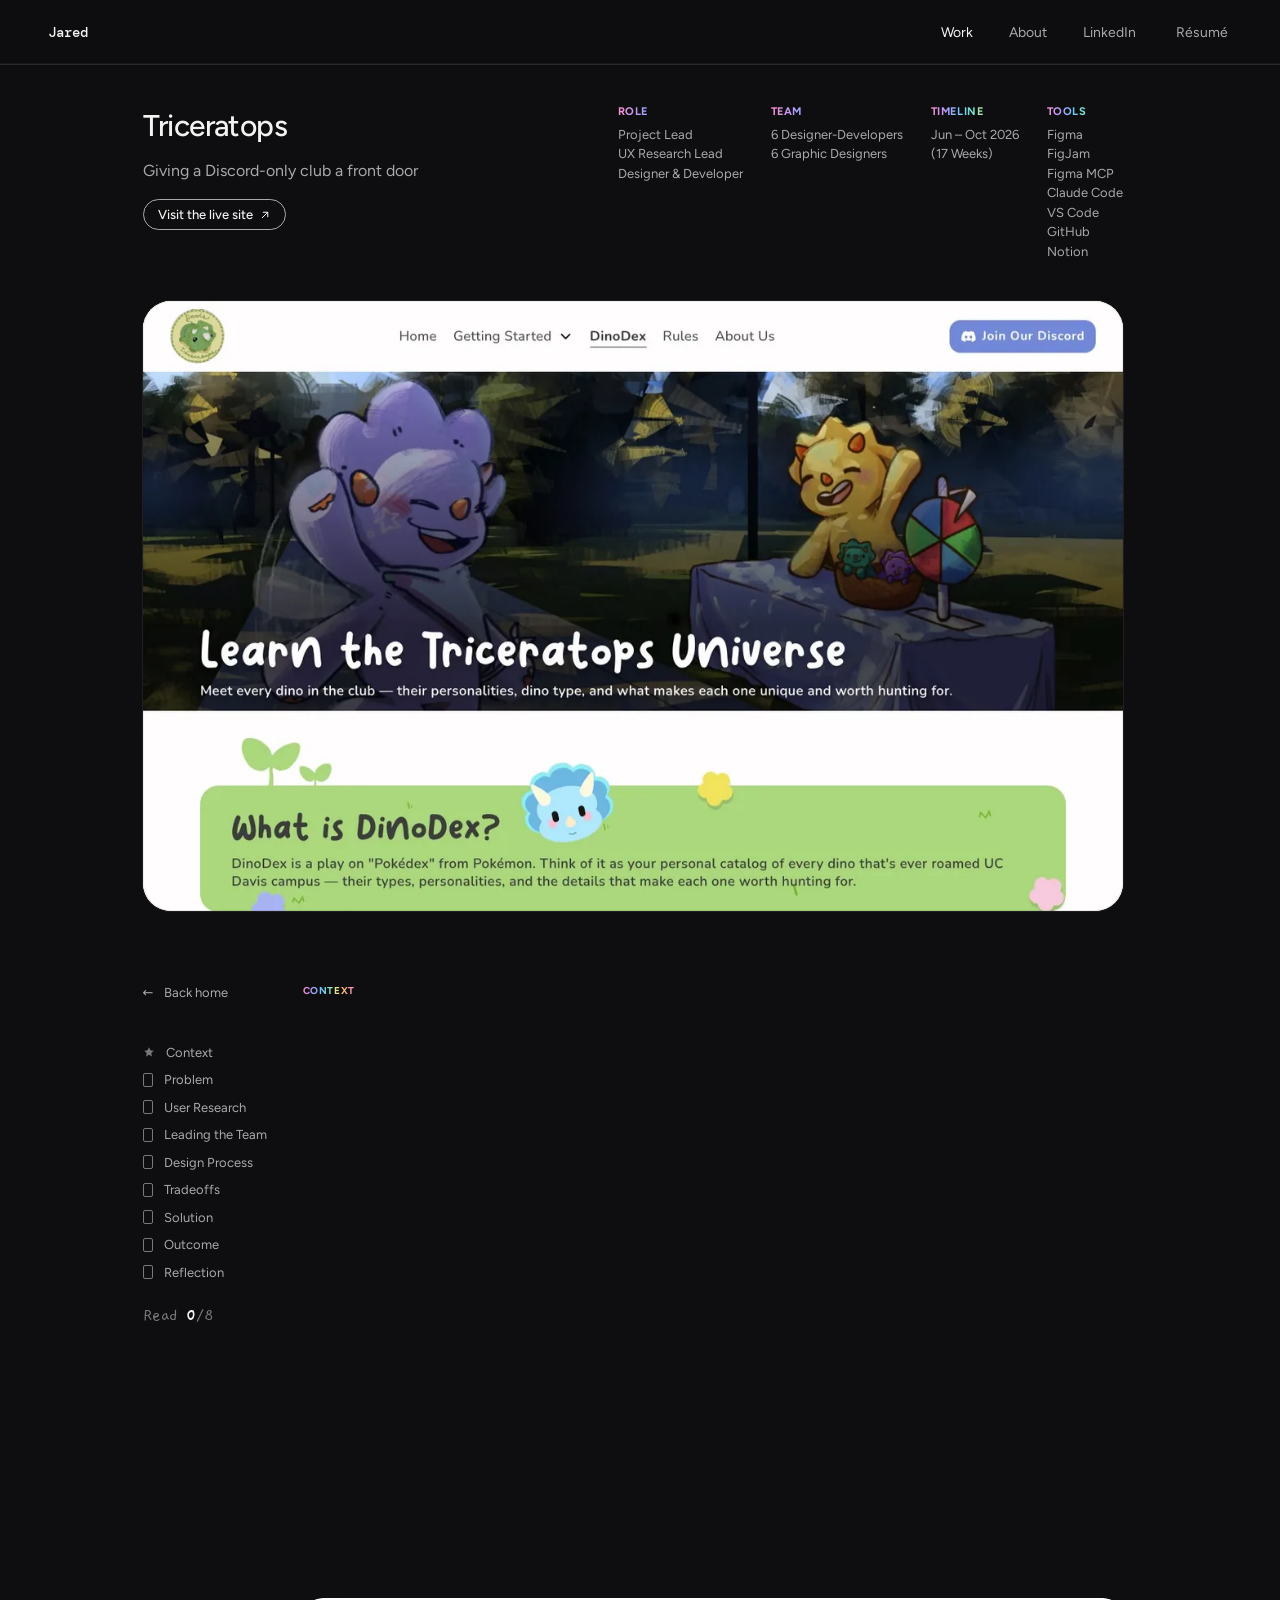
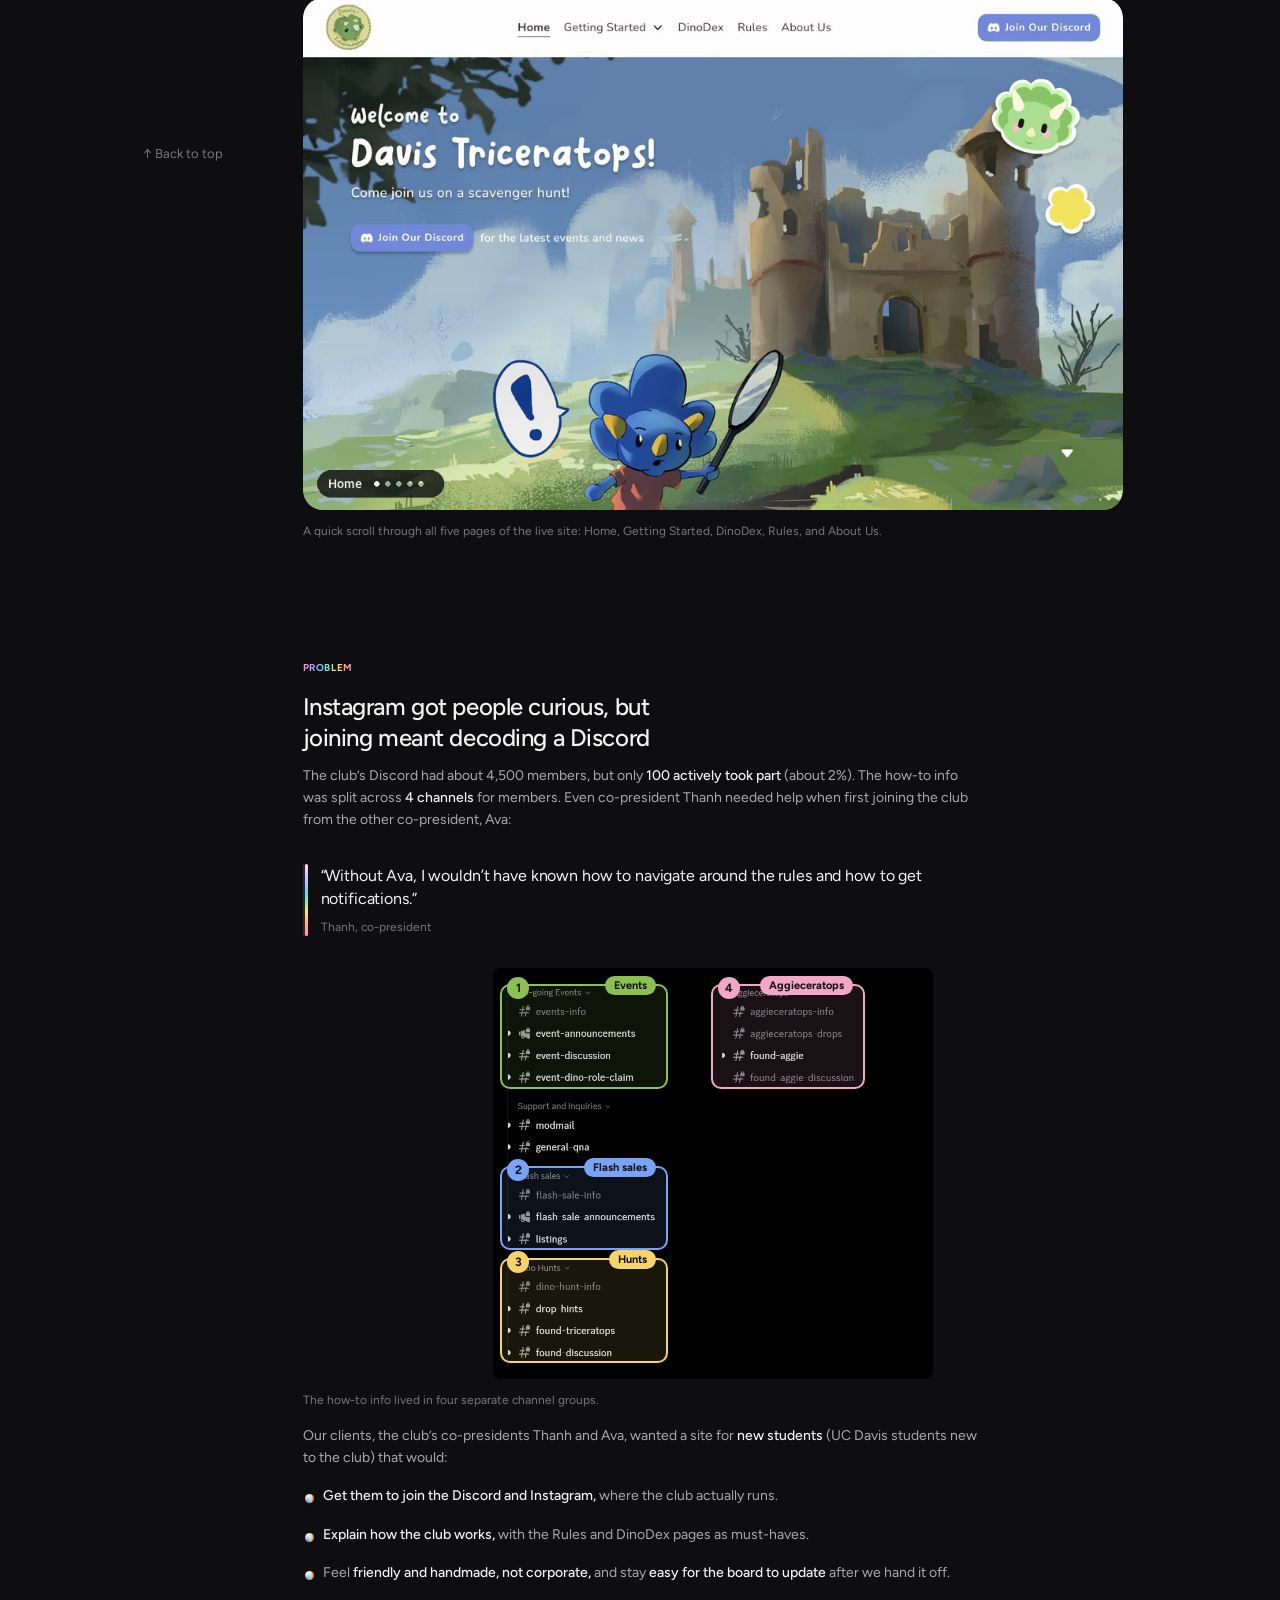
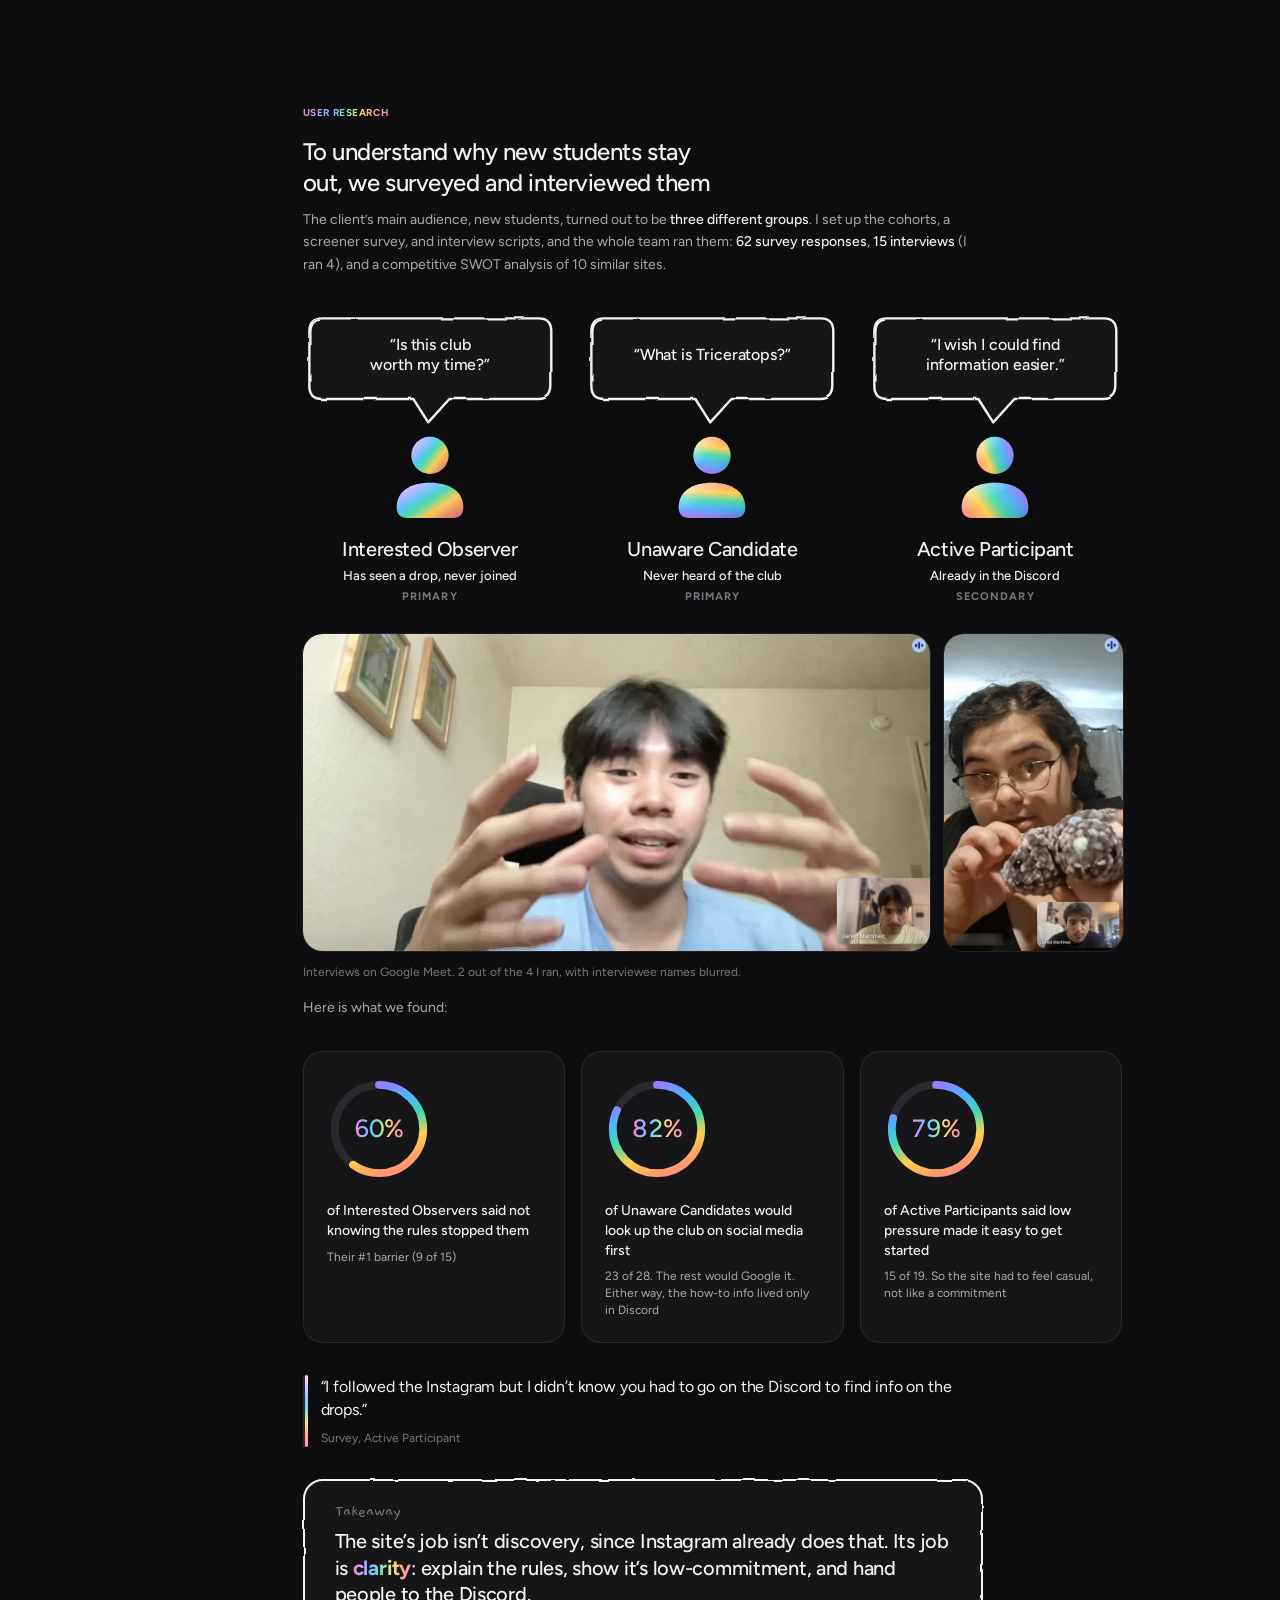
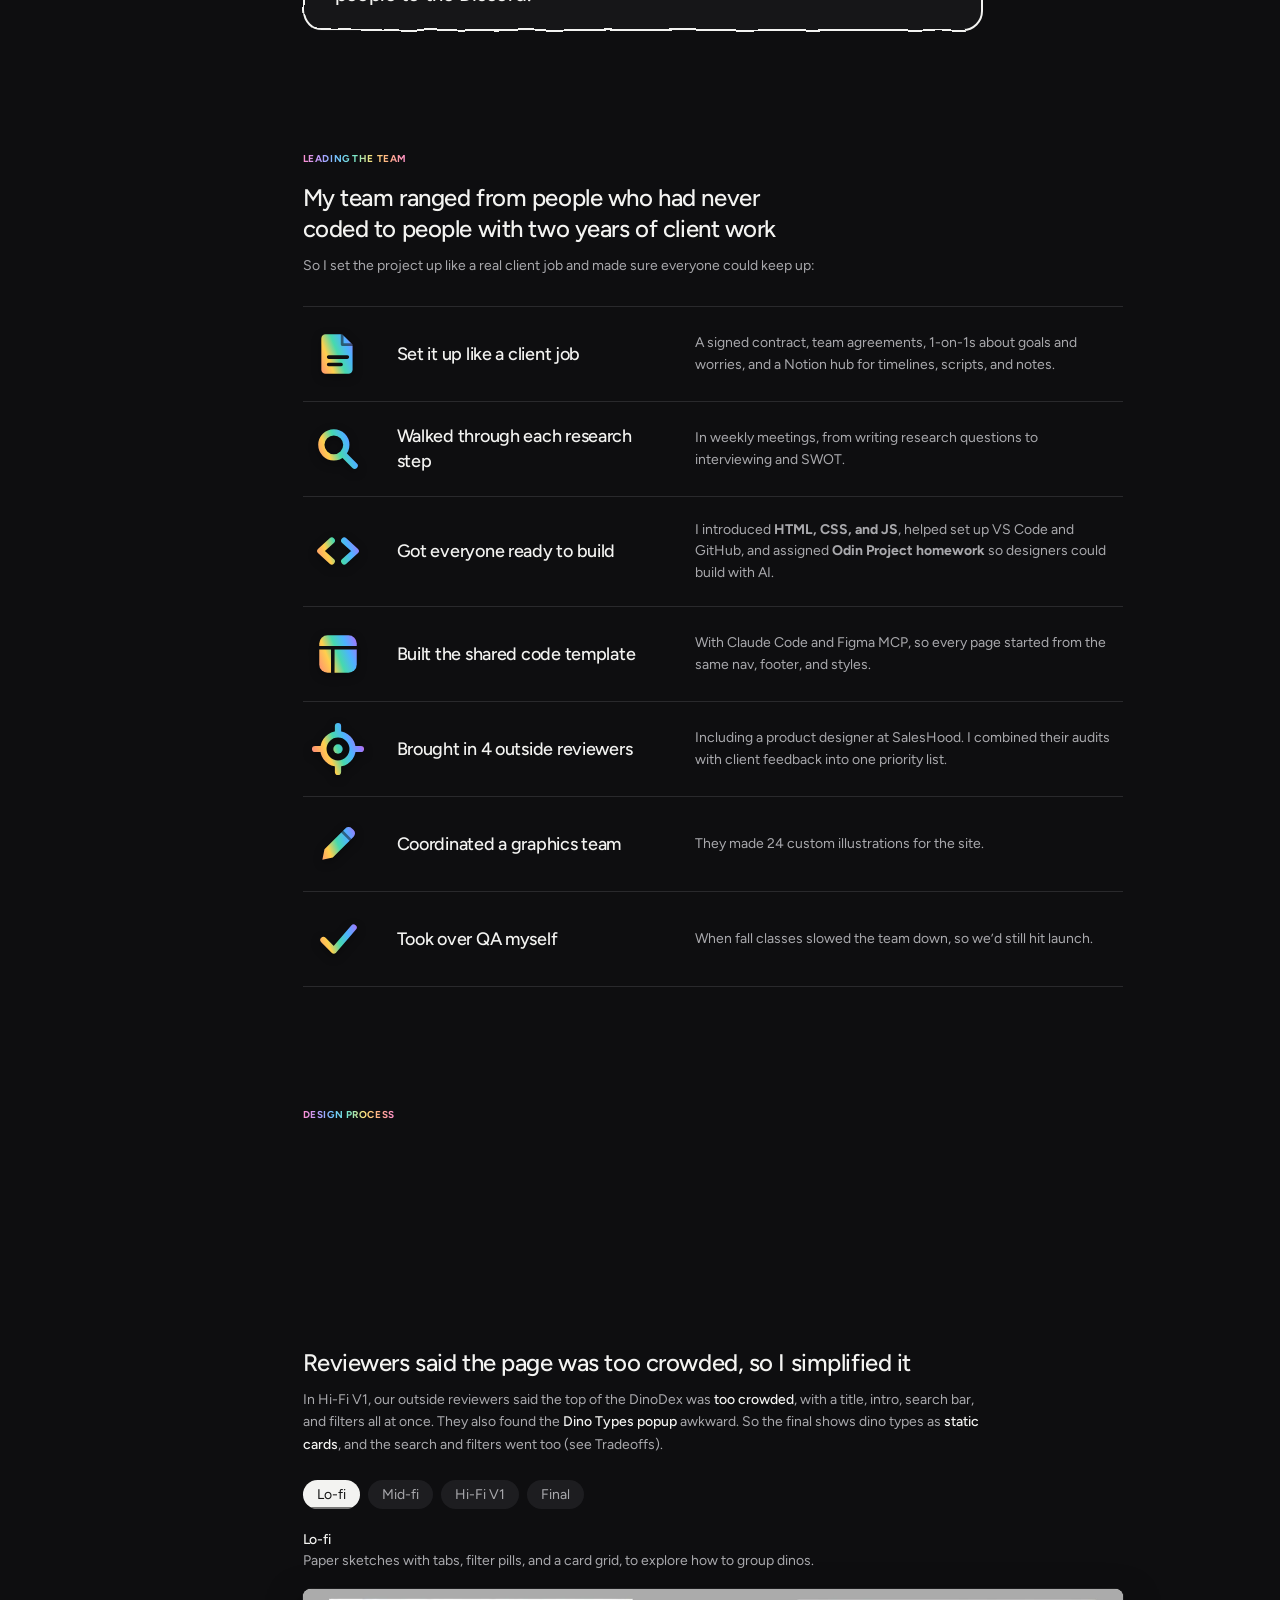
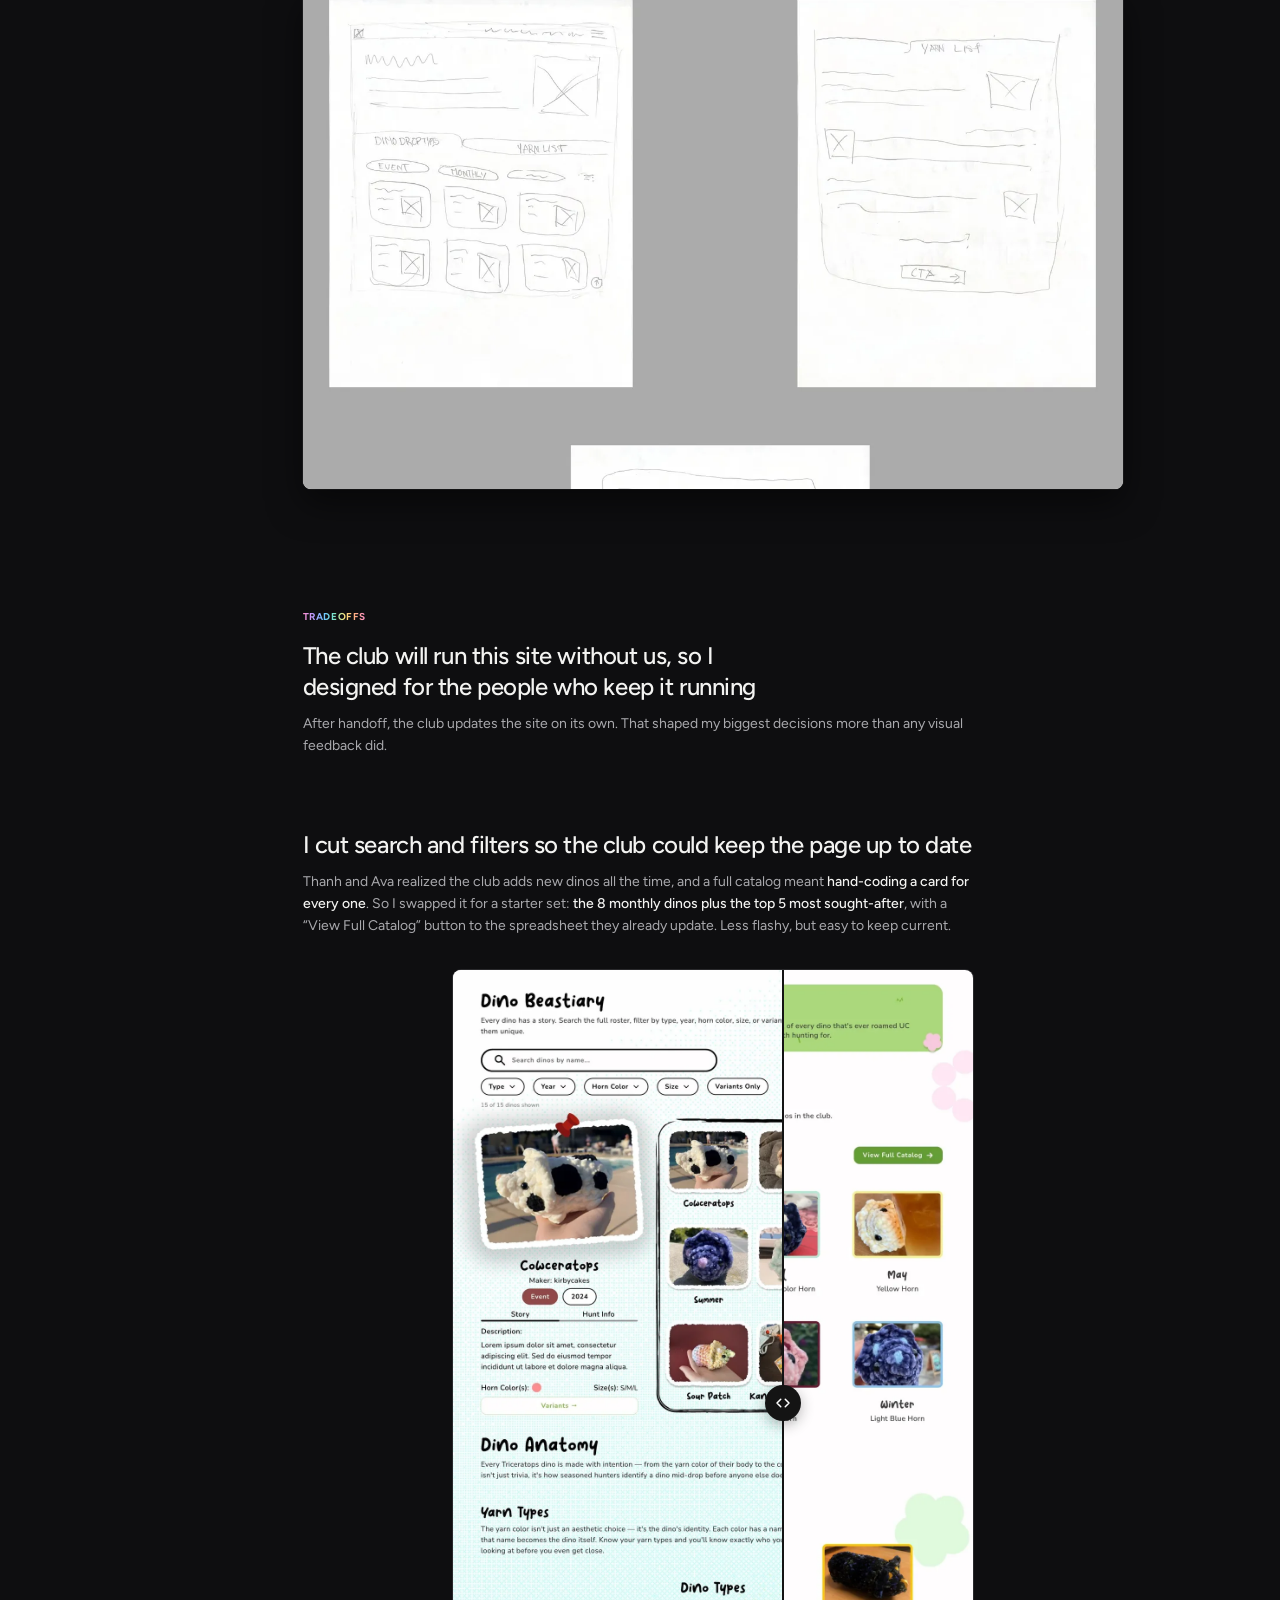
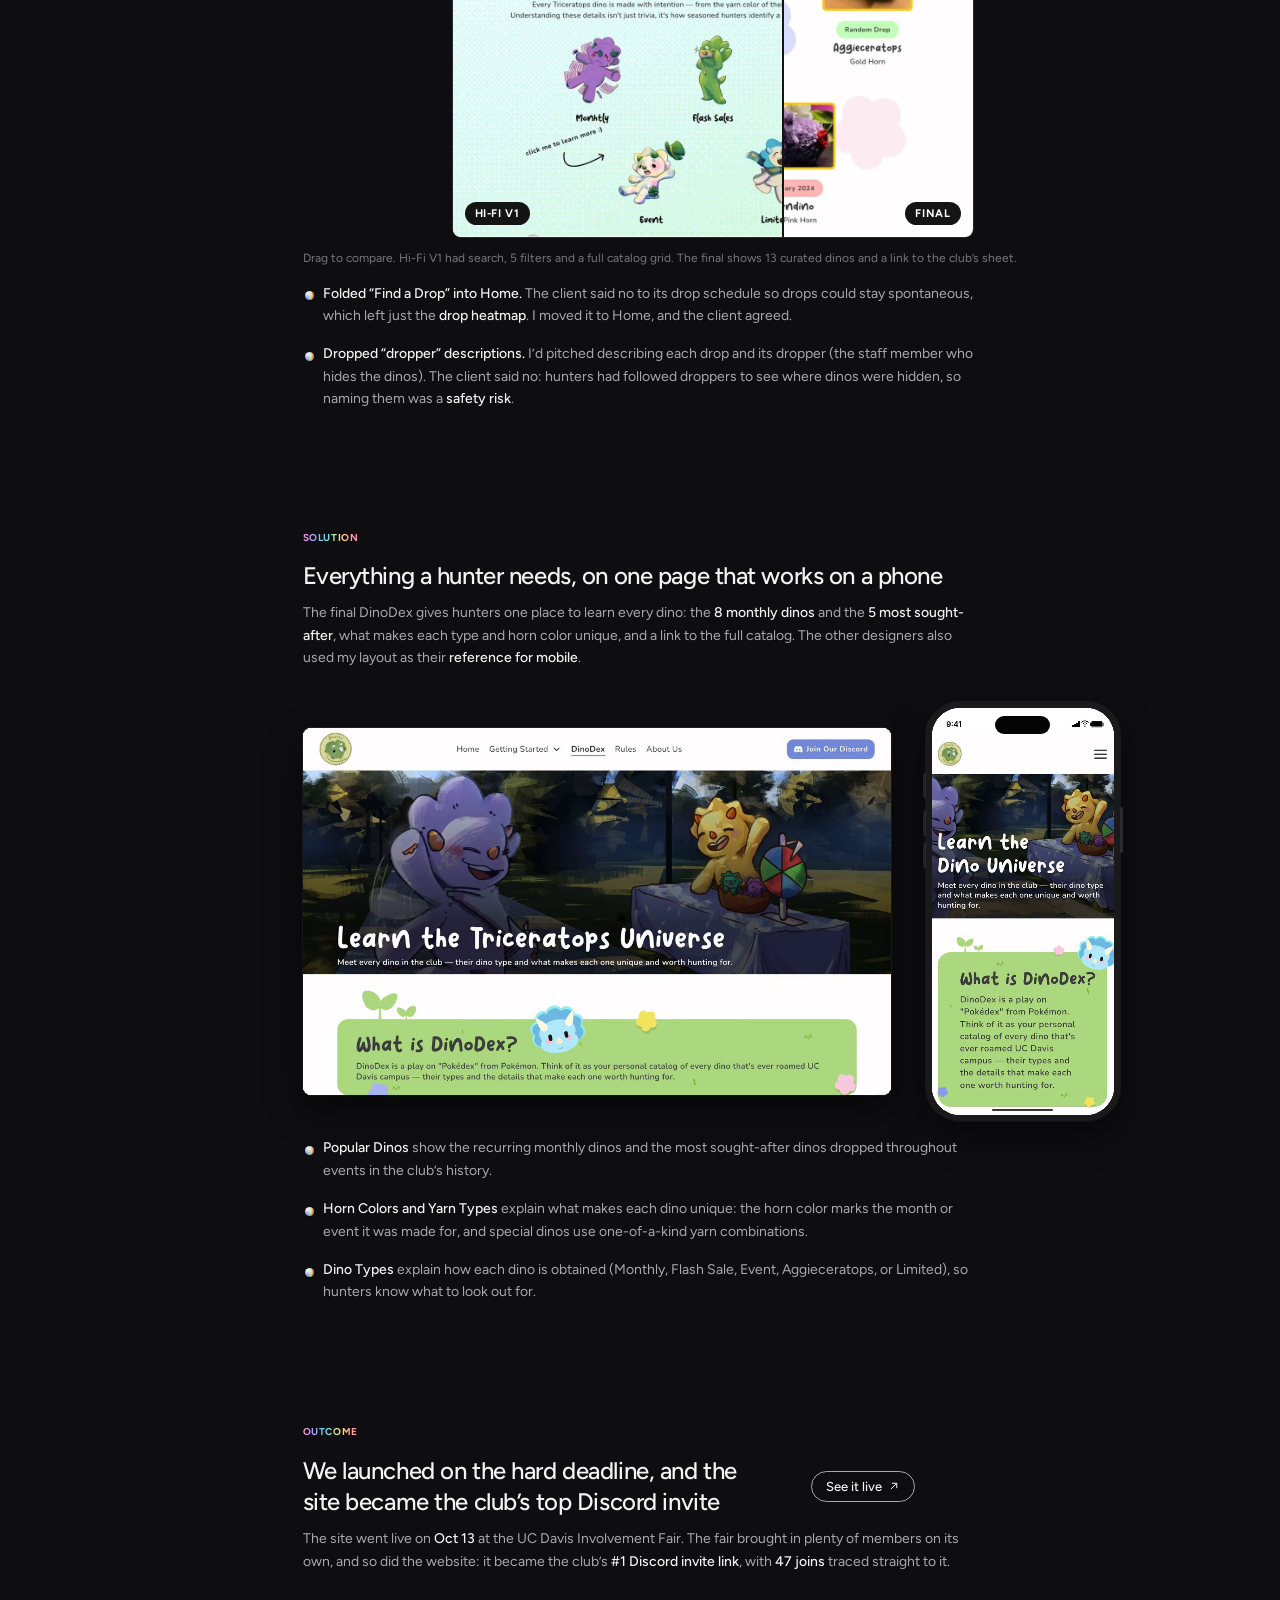
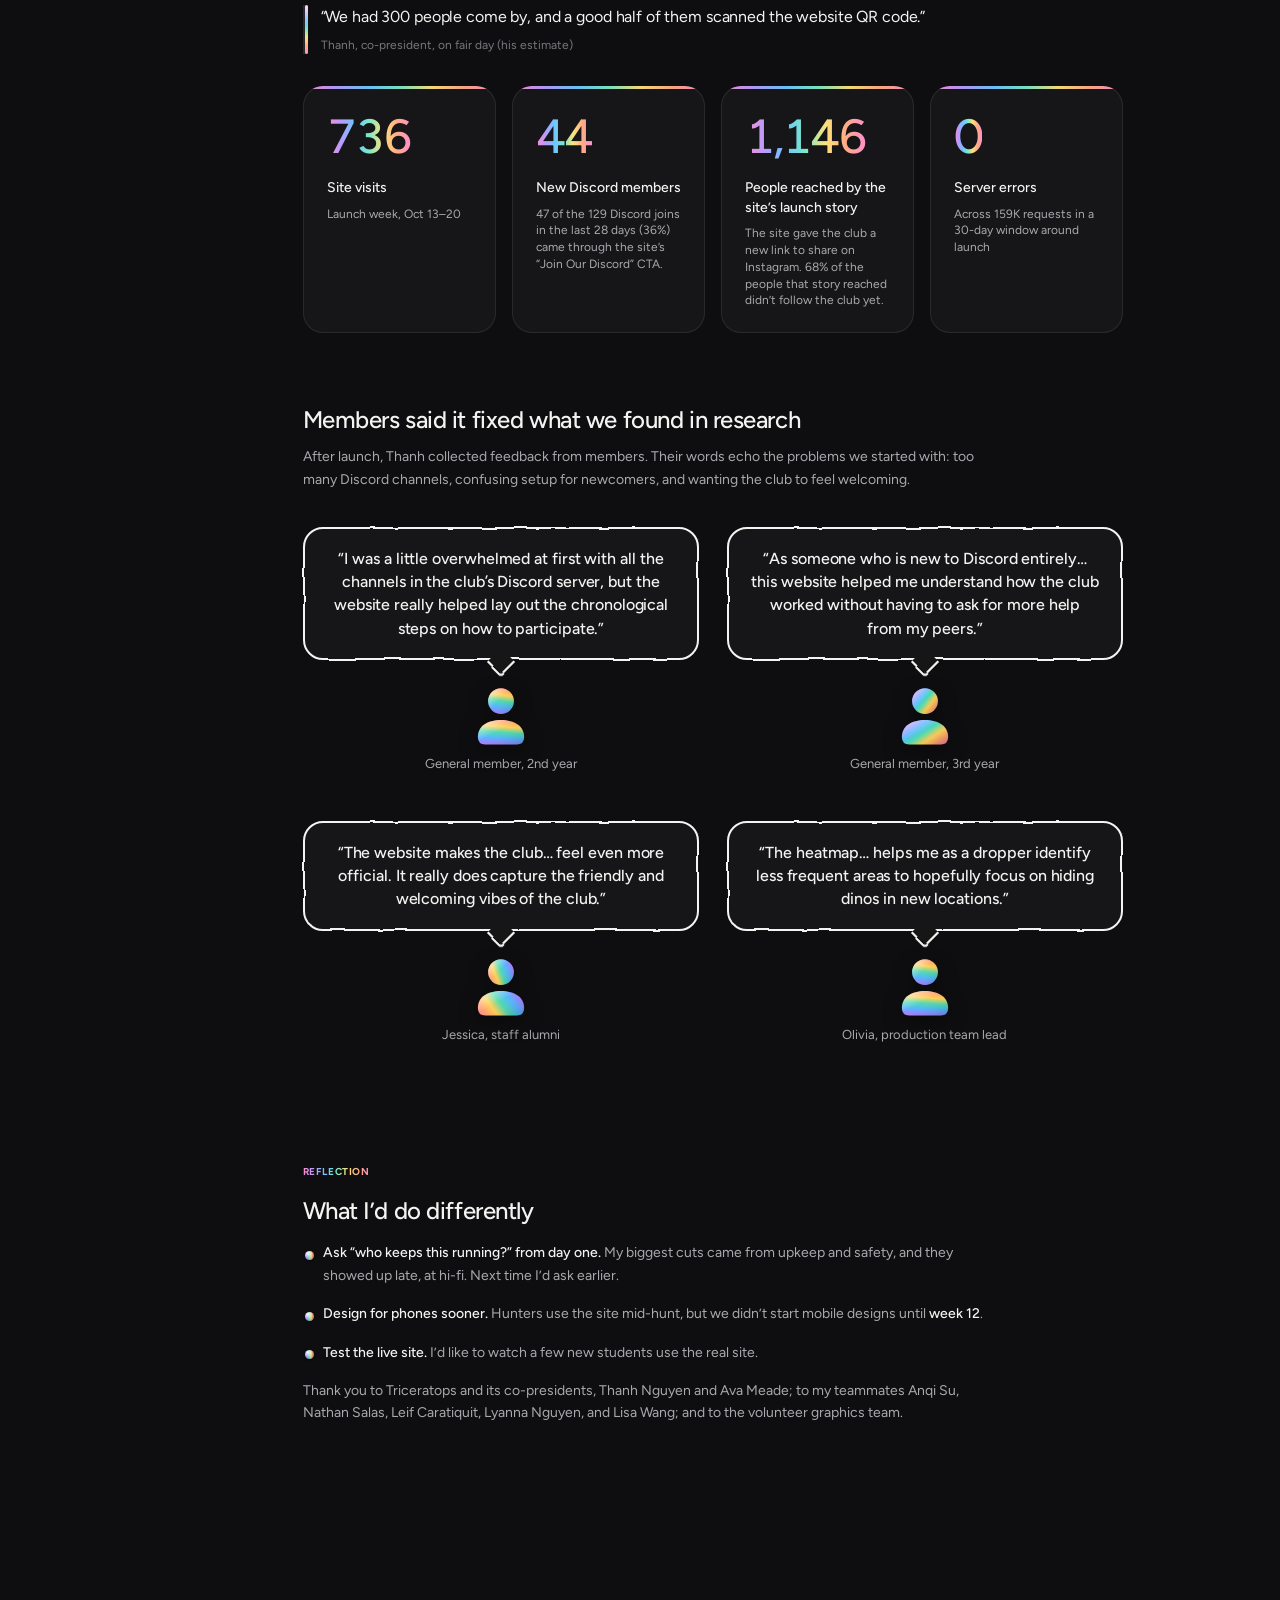
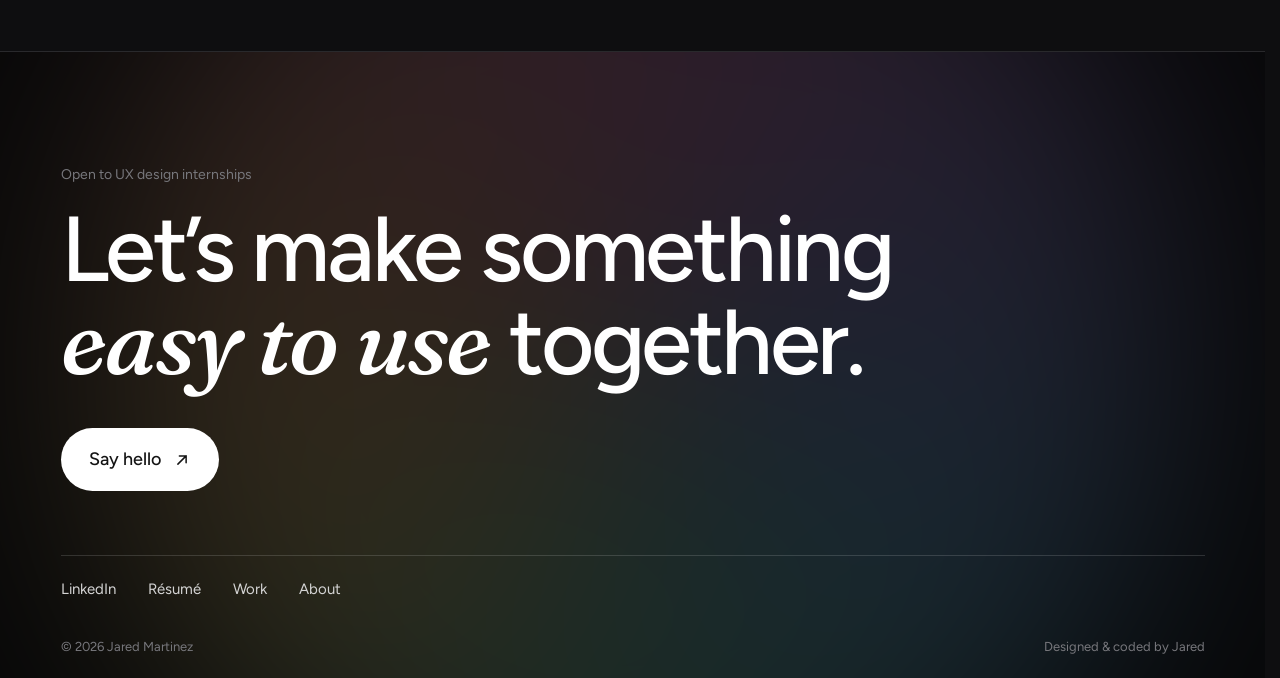
<file: work/triceratops.html>
<!doctype html>
<html lang="en">
<head>
  <meta charset="utf-8">
  <meta name="viewport" content="width=device-width,initial-scale=1">
  <title>Triceratops | Jared Martinez</title>
  <meta name="description" content="Case study: giving a Discord-only UC Davis club its first website. I led a team of 6 through 17 weeks of research, design, and build.">
  <meta name="theme-color" content="#0e0e10">
  <link rel="icon" href="data:image/svg+xml,%3Csvg xmlns='http://www.w3.org/2000/svg' viewBox='0 0 24 24'%3E%3Cpath d='M12 2.5l2.9 6.2 6.6.8-4.9 4.6 1.3 6.7L12 17.5l-5.9 3.3 1.3-6.7L2.5 9.5l6.6-.8z' fill='%23222222'/%3E%3C/svg%3E">

  <link rel="stylesheet" href="../css/site.css">
  <link rel="stylesheet" href="../css/case-study.css">
  <link rel="stylesheet" href="../css/dark.css">
  <script>document.documentElement.setAttribute('data-theme','dark')</script>
  <script>(function(){try{history.scrollRestoration='manual'}catch(e){}if(location.hash)return;var m=false;['wheel','touchstart','keydown','mousedown'].forEach(function(e){addEventListener(e,function(){m=true},{passive:true,once:true})});var de=document.documentElement;de.style.scrollBehavior='auto';setTimeout(function(){de.style.scrollBehavior=''},1800);function top(){if(!m&&(window.scrollY||de.scrollTop)){try{scrollTo({top:0,left:0,behavior:'instant'})}catch(e){scrollTo(0,0)}}}top();addEventListener('DOMContentLoaded',top);addEventListener('load',function(){top();var n=0;(function t(){top();if(++n<30)setTimeout(t,50)})()});addEventListener('pageshow',function(){m=false;top()})})()</script>
  <noscript><style>.reveal{opacity:1;transform:none}</style></noscript>
</head>
<body id="top">

  <svg width="0" height="0" style="position:absolute" aria-hidden="true" focusable="false"><defs><linearGradient id="ringGrad" x1="0" y1="0" x2="1" y2="1"><stop offset="0.000" stop-color="#ff6fb8"/><stop offset="0.167" stop-color="#9b7bff"/><stop offset="0.333" stop-color="#4db3ff"/><stop offset="0.500" stop-color="#46d9ae"/><stop offset="0.667" stop-color="#ffcf4d"/><stop offset="0.833" stop-color="#ff9a6b"/><stop offset="1.000" stop-color="#ff6fb8"/><animateTransform attributeName="gradientTransform" type="rotate" from="0 .5 .5" to="360 .5 .5" dur="9s" repeatCount="indefinite"/></linearGradient></defs></svg>
  <nav class="navbar" aria-label="Main">
    <a class="nav-logo" href="../index.html" aria-label="Jared, home">Jared</a>
    <div class="nav-right">
      <div class="nav-links" id="nav-menu">
        <a class="nav-link" href="../index.html#projects" aria-current="page">Work</a>
        <a class="nav-link" href="../about.html">About</a>
        <a class="nav-link" data-site="linkedin" href="#" target="_blank" rel="noopener noreferrer">LinkedIn<span class="nav-link-arrow"><svg viewBox="0 0 24 24" aria-hidden="true"><path d="m6.5 17.5 11-11m0 9v-9h-9"/></svg></span></a>
        <a class="nav-link" data-site="resume" data-root="../" href="#" target="_blank" rel="noopener noreferrer">Résumé<span class="nav-link-arrow"><svg viewBox="0 0 24 24" aria-hidden="true"><path d="m6.5 17.5 11-11m0 9v-9h-9"/></svg></span></a>
      </div>
      <button class="nav-toggle" type="button" aria-expanded="false" aria-controls="nav-menu" aria-label="Open menu"><span class="nav-toggle-bars" aria-hidden="true"></span></button>
    </div>
  </nav>

  <header class="cs-head">
    <a class="back-m" href="../index.html#projects"><span aria-hidden="true">←</span> Back home</a>
    <div class="cs-top">
      <div class="cs-titles">
        <h1 class="title">Triceratops</h1>
        <p class="subtitle">Giving a Discord-only club a front door</p>
        <a class="live-link" href="https://davistriceratops.com/" target="_blank" rel="noopener noreferrer" data-cursor="Open the live site">Visit the live site<svg viewBox="0 0 24 24" aria-hidden="true"><path d="m6.5 17.5 11-11m0 9v-9h-9"/></svg></a>
      </div>
      <div class="meta">
        <div class="meta-item"><span class="meta-label">Role</span><span class="meta-value"><span>Project Lead</span><span>UX Research Lead</span><span>Designer &amp; Developer</span></span></div>
        <div class="meta-item"><span class="meta-label">Team</span><span class="meta-value"><span>6 Designer-Developers</span><span>6 Graphic Designers</span></span></div>
        <div class="meta-item"><span class="meta-label">Timeline</span><span class="meta-value"><span>Jun – Oct 2026</span><span>(17 Weeks)</span></span></div>
        <div class="meta-item"><span class="meta-label">Tools</span><span class="meta-value"><span>Figma</span><span>FigJam</span><span>Figma MCP</span><span>Claude Code</span><span>VS Code</span><span>GitHub</span><span>Notion</span></span></div>
      </div>
    </div>
    <div class="hero" id="cover" aria-label="The DinoDex page of the Triceratops site, scrolling">
      <div class="win-view"><img src="../assets/img/tri-dd-final.webp" alt="The final DinoDex page of the Triceratops website, scrolling slowly" width="1200" height="5604" loading="eager"></div>
    </div>
  </header>

  <div class="layout">
    <nav class="rail" id="rail" aria-label="Sections">
      <a class="rail-link rail-home" href="../index.html#projects"><span class="arr" aria-hidden="true">←</span>Back home</a>
      <div class="rail-list">
        <a class="rail-link is-tldr" href="#overview"><span class="pip"><svg viewBox="0 0 24 24"><path d="M12 2.5l2.9 6.2 6.6.8-4.9 4.6 1.3 6.7L12 17.5l-5.9 3.3 1.3-6.7L2.5 9.5l6.6-.8z"/></svg></span>Context</a>
        <a class="rail-link" href="#problem"><span class="pip"></span>Problem</a>
        <a class="rail-link" href="#research"><span class="pip"></span>User Research</a>
        <a class="rail-link" href="#leading"><span class="pip"></span>Leading the Team</a>
        <a class="rail-link" href="#design"><span class="pip"></span>Design Process</a>
        <a class="rail-link" href="#tradeoffs"><span class="pip"></span>Tradeoffs</a>
        <a class="rail-link" href="#solution"><span class="pip"></span>Solution</a>
        <a class="rail-link" href="#outcome"><span class="pip"></span>Outcome</a>
        <a class="rail-link" href="#reflection"><span class="pip"></span>Reflection</a>
      </div>
      <div class="rail-count" aria-live="polite">Read <b>0</b>/8</div>
      <a class="rail-link rail-top" href="#top">↑ Back to top</a>
    </nav>

    <main class="page">
<!-- ═══ CONTEXT ═══ -->
      <section class="section" id="overview">
        <div class="kicker">Context</div>
        <h2 class="statement reveal">I led a team of six to give a Discord-only club its first website</h2>
        <div class="cards reveal">
          <div class="card"><h3>Club</h3><p><strong>Triceratops</strong> is a UC Davis club that hides handmade crochet dinos around campus. Staff “drop” them, and students “hunt” for them and collect them.</p></div>
          <div class="card"><h3>Problem</h3><p>The club had no website. Instagram got people curious, but the rules and drop alerts lived in a confusing Discord, so many never made it in.</p></div>
          <div class="card"><h3>Impact</h3><p>We launched at the Involvement Fair: <strong>790 site visits</strong> and <strong>47 new Discord members</strong> in launch week.</p></div>
          <div class="card sketch"><h3>Endorsement</h3><p>“I think the website is really helpful and useful as a guiding tool for hunters new to Davis Triceratops, showcasing the information in a quick and concise way to make it easy for newbies to understand.”</p><span class="by">— Vivian, Social Media Team Lead</span></div>
        </div>
        <div class="kicker sub reveal">Solution sneak peek</div>
        <figure class="figure reveal">
          <div class="frame"><video class="clip" data-loop autoplay muted loop playsinline preload="metadata" poster="../assets/img/tri-tour-poster.webp" aria-label="Screen recording of the live Triceratops website, scrolling quickly from top to bottom through its five pages: Home, Getting Started, DinoDex, Rules, and About Us"><source src="../assets/video/tri-site-tour.webm" type="video/webm"><source src="../assets/video/tri-site-tour.mp4" type="video/mp4"></video></div>
          <figcaption>A quick scroll through all five pages of the live site: Home, Getting Started, DinoDex, Rules, and About Us.</figcaption>
        </figure>
      </section>

      <section class="section" id="problem" data-card="Problem">
        <div class="kicker">Problem</div>
        <h2 class="statement reveal">Instagram got people curious, but joining meant decoding a Discord</h2>
        <div class="prose reveal">
          <p>The club’s Discord had about 4,500 members, but only <strong>100 actively took part</strong> (about 2%). The how-to info was split across <strong>4 channels</strong> for members. Even co-president Thanh needed help when first joining the club from the other co-president, Ava:</p>
        </div>
        <blockquote class="quote reveal"><p>“Without Ava, I wouldn’t have known how to navigate around the rules and how to get notifications.”</p><cite>Thanh, co-president</cite></blockquote>
        <figure class="figure panel reveal">
          <div class="frame dark"><img class="zoomable" src="../assets/img/tri-discord-channels.webp" alt="The club’s Discord sidebar, with separate info channels for hunts, flash sales, events, and Aggieceratops" width="852" height="795" loading="lazy"><span class="hlbox" style="left:1.64%;top:3.77%;width:38.26%;height:25.66%;--n:1" aria-hidden="true"><b>1</b><i>Events</i></span><span class="hlbox" style="left:1.64%;top:48.30%;width:38.26%;height:20.38%;--n:2" aria-hidden="true"><b>2</b><i>Flash sales</i></span><span class="hlbox" style="left:1.64%;top:70.69%;width:38.26%;height:25.66%;--n:3" aria-hidden="true"><b>3</b><i>Hunts</i></span><span class="hlbox" style="left:49.77%;top:3.77%;width:34.98%;height:25.66%;--n:4" aria-hidden="true"><b>4</b><i>Aggieceratops</i></span><span class="zoom-hint">Zoom</span></div>
          <figcaption>The how-to info lived in four separate channel groups.</figcaption>
        </figure>
        <div class="prose reveal"><p>Our clients, the club’s co-presidents Thanh and Ava, wanted a site for <strong>new students</strong> (UC Davis students new to the club) that would:</p></div>
        <div class="contrib reveal"><ul>
          <li><strong>Get them to join the Discord and Instagram,</strong> where the club actually runs.</li>
          <li><strong>Explain how the club works,</strong> with the Rules and DinoDex pages as must-haves.</li>
          <li>Feel <strong>friendly and handmade, not corporate,</strong> and stay <strong>easy for the board to update</strong> after we hand it off.</li>
        </ul></div>
      </section>

      <section class="section" id="research" data-card="Research">
        <div class="kicker">User Research</div>
        <h2 class="statement reveal">To understand why new students stay out, we surveyed and interviewed them</h2>
        <div class="prose reveal">
          <p>The client’s main audience, new students, turned out to be <strong>three different groups</strong>. I set up the cohorts, a screener survey, and interview scripts, and the whole team ran them: <strong>62 survey responses</strong>, <strong>15 interviews</strong> (I ran 4), and a competitive SWOT analysis of 10 similar sites.</p>
        </div>
        <div class="personas reveal" role="group" aria-label="The three audiences and what each one is thinking">
            <svg class="p-defs" width="0" height="0" aria-hidden="true" focusable="false"><defs>
              <filter id="wobble" x="-6%" y="-6%" width="112%" height="112%"><feTurbulence type="fractalNoise" baseFrequency=".035" numOctaves="2" seed="1" result="n"><animate class="boil" attributeName="seed" values="1;4;7;2;9;5" dur="0.9s" calcMode="discrete" repeatCount="indefinite"/></feTurbulence><feDisplacementMap in="SourceGraphic" in2="n" scale="3.4"/></filter>
              <linearGradient id="pg1" x1="0" y1="0" x2="1" y2="1"><stop offset="0.000" stop-color="#ff6fb8"/><stop offset="0.167" stop-color="#9b7bff"/><stop offset="0.333" stop-color="#4db3ff"/><stop offset="0.500" stop-color="#46d9ae"/><stop offset="0.667" stop-color="#ffcf4d"/><stop offset="0.833" stop-color="#ff9a6b"/><stop offset="1.000" stop-color="#ff6fb8"/><animateTransform attributeName="gradientTransform" type="rotate" from="0 .5 .5" to="360 .5 .5" dur="9s" begin="-3s" repeatCount="indefinite"/></linearGradient><linearGradient id="pg2" x1="0" y1="0" x2="1" y2="1"><stop offset="0.000" stop-color="#ff6fb8"/><stop offset="0.167" stop-color="#9b7bff"/><stop offset="0.333" stop-color="#4db3ff"/><stop offset="0.500" stop-color="#46d9ae"/><stop offset="0.667" stop-color="#ffcf4d"/><stop offset="0.833" stop-color="#ff9a6b"/><stop offset="1.000" stop-color="#ff6fb8"/><animateTransform attributeName="gradientTransform" type="rotate" from="0 .5 .5" to="360 .5 .5" dur="9s" begin="-6s" repeatCount="indefinite"/></linearGradient><linearGradient id="pg3" x1="0" y1="0" x2="1" y2="1"><stop offset="0.000" stop-color="#ff6fb8"/><stop offset="0.167" stop-color="#9b7bff"/><stop offset="0.333" stop-color="#4db3ff"/><stop offset="0.500" stop-color="#46d9ae"/><stop offset="0.667" stop-color="#ffcf4d"/><stop offset="0.833" stop-color="#ff9a6b"/><stop offset="1.000" stop-color="#ff6fb8"/><animateTransform attributeName="gradientTransform" type="rotate" from="0 .5 .5" to="360 .5 .5" dur="9s" begin="-9s" repeatCount="indefinite"/></linearGradient>
              <linearGradient id="gloss" x1="0" y1="0" x2="1" y2="1"><stop offset="0" stop-color="#fff" stop-opacity=".75"/><stop offset=".45" stop-color="#fff" stop-opacity=".05"/><stop offset="1" stop-color="#000" stop-opacity=".18"/></linearGradient>
            </defs></svg>
            <div class="persona" style="--i:0">
              <div class="bubble"><svg class="bubble-line" viewBox="0 0 240 112" preserveAspectRatio="none" aria-hidden="true"><path d="M18 6H222Q234 6 234 18V70Q234 82 222 82H138L118 104L104 82H18Q6 82 6 70V18Q6 6 18 6Z"/></svg><p>“Is this club worth my time?”</p></div>
              <svg class="person" viewBox="0 0 100 100" aria-hidden="true"><g class="person-g"><circle cx="50" cy="31" r="19" fill="url(#pg2)"/><path d="M16 84C16 68 30 59 50 59C70 59 84 68 84 84Q84 95 73 95H27Q16 95 16 84Z" fill="url(#pg2)"/><circle cx="50" cy="31" r="19" fill="url(#gloss)"/><path d="M16 84C16 68 30 59 50 59C70 59 84 68 84 84Q84 95 73 95H27Q16 95 16 84Z" fill="url(#gloss)"/></g></svg>
              <h3>Interested Observer</h3><p class="pdesc">Has seen a drop, never joined</p><span class="ptag">Primary</span>
            </div>
            <div class="persona" style="--i:1">
              <div class="bubble"><svg class="bubble-line" viewBox="0 0 240 112" preserveAspectRatio="none" aria-hidden="true"><path d="M18 6H222Q234 6 234 18V70Q234 82 222 82H138L118 104L104 82H18Q6 82 6 70V18Q6 6 18 6Z"/></svg><p>“What is Triceratops?”</p></div>
              <svg class="person" viewBox="0 0 100 100" aria-hidden="true"><g class="person-g"><circle cx="50" cy="31" r="19" fill="url(#pg1)"/><path d="M16 84C16 68 30 59 50 59C70 59 84 68 84 84Q84 95 73 95H27Q16 95 16 84Z" fill="url(#pg1)"/><circle cx="50" cy="31" r="19" fill="url(#gloss)"/><path d="M16 84C16 68 30 59 50 59C70 59 84 68 84 84Q84 95 73 95H27Q16 95 16 84Z" fill="url(#gloss)"/></g></svg>
              <h3>Unaware Candidate</h3><p class="pdesc">Never heard of the club</p><span class="ptag">Primary</span>
            </div>
            <div class="persona" style="--i:2">
              <div class="bubble"><svg class="bubble-line" viewBox="0 0 240 112" preserveAspectRatio="none" aria-hidden="true"><path d="M18 6H222Q234 6 234 18V70Q234 82 222 82H138L118 104L104 82H18Q6 82 6 70V18Q6 6 18 6Z"/></svg><p>“I wish I could find information easier.”</p></div>
              <svg class="person" viewBox="0 0 100 100" aria-hidden="true"><g class="person-g"><circle cx="50" cy="31" r="19" fill="url(#pg3)"/><path d="M16 84C16 68 30 59 50 59C70 59 84 68 84 84Q84 95 73 95H27Q16 95 16 84Z" fill="url(#pg3)"/><circle cx="50" cy="31" r="19" fill="url(#gloss)"/><path d="M16 84C16 68 30 59 50 59C70 59 84 68 84 84Q84 95 73 95H27Q16 95 16 84Z" fill="url(#gloss)"/></g></svg>
              <h3>Active Participant</h3><p class="pdesc">Already in the Discord</p><span class="ptag">Secondary</span>
            </div>
          </div>
        
        <figure class="figure reveal">
          <div class="duo">
            <img class="zoomable" src="../assets/img/tri-interview-1.webp" alt="Google Meet interview with the club’s co-president, who is gesturing as he explains" width="1523" height="770" loading="lazy" style="--ar:1.9779">
            <img class="zoomable" src="../assets/img/tri-interview-2.webp" alt="Google Meet interview with a club member holding up her crochet dino" width="434" height="773" loading="lazy" style="--ar:0.5614">
          </div>
          <figcaption>Interviews on Google Meet. 2 out of the 4 I ran, with interviewee names blurred.</figcaption>
        </figure>
        <div class="prose reveal"><p>Here is what we found:</p></div>
        <div class="stats three">
          <div class="stat ring-stat reveal"><div class="ring" style="--off:40"><svg viewBox="0 0 80 80" aria-hidden="true"><circle class="ring-bg" cx="40" cy="40" r="34"/><circle class="ring-fg" cx="40" cy="40" r="34" pathLength="100"/></svg><div class="val"><span data-count="60" data-suffix="%">60%</span></div></div><div class="lab">of Interested Observers said not knowing the rules stopped them</div><div class="cap">Their #1 barrier (9 of 15)</div></div>
          <div class="stat ring-stat reveal" style="--d:0.08s"><div class="ring" style="--off:18"><svg viewBox="0 0 80 80" aria-hidden="true"><circle class="ring-bg" cx="40" cy="40" r="34"/><circle class="ring-fg" cx="40" cy="40" r="34" pathLength="100"/></svg><div class="val"><span data-count="82" data-suffix="%">82%</span></div></div><div class="lab">of Unaware Candidates would look up the club on social media first</div><div class="cap">23 of 28. The rest would Google it. Either way, the how-to info lived only in Discord</div></div>
          <div class="stat ring-stat reveal" style="--d:0.16s"><div class="ring" style="--off:21"><svg viewBox="0 0 80 80" aria-hidden="true"><circle class="ring-bg" cx="40" cy="40" r="34"/><circle class="ring-fg" cx="40" cy="40" r="34" pathLength="100"/></svg><div class="val"><span data-count="79" data-suffix="%">79%</span></div></div><div class="lab">of Active Participants said low pressure made it easy to get started</div><div class="cap">15 of 19. So the site had to feel casual, not like a commitment</div></div>
        </div>
        <blockquote class="quote reveal"><p>“I followed the Instagram but I didn’t know you had to go on the Discord to find info on the drops.”</p><cite>Survey, Active Participant</cite></blockquote>
        <div class="hmw sketch reveal"><small>Takeaway</small><p>The site’s job isn’t discovery, since Instagram already does that. Its job is <span class="hl">clarity</span>: explain the rules, show it’s low-commitment, and hand people to the Discord.</p></div>
      </section>

      <section class="section" id="leading" data-card="Leadership">
        <div class="kicker">Leading the Team</div>
        <h2 class="statement reveal">My team ranged from people who had never coded to people with two years of client work</h2>
        <div class="prose reveal"><p>So I set the project up like a real client job and made sure everyone could keep up:</p></div>
        <svg width="0" height="0" style="position:absolute" aria-hidden="true" focusable="false"><defs><linearGradient id="igr" gradientUnits="userSpaceOnUse" x1="2" y1="2" x2="46" y2="46"><stop offset="0.000" stop-color="#ff6fb8"/><stop offset="0.167" stop-color="#9b7bff"/><stop offset="0.333" stop-color="#4db3ff"/><stop offset="0.500" stop-color="#46d9ae"/><stop offset="0.667" stop-color="#ffcf4d"/><stop offset="0.833" stop-color="#ff9a6b"/><stop offset="1.000" stop-color="#ff6fb8"/><animateTransform attributeName="gradientTransform" type="rotate" from="0 24 24" to="360 24 24" dur="9s" repeatCount="indefinite"/></linearGradient></defs></svg><div class="irows reveal"><div class="icard"><span class="icard-ic" style="--i:0"><svg viewBox="0 0 48 48" aria-hidden="true"><path fill="url(#igr)" d="M12 5h16l10 10v24a4 4 0 0 1-4 4H12a4 4 0 0 1-4-4V9a4 4 0 0 1 4-4z"/><path d="M28 5v10h10" fill="none" stroke="#0e0e10" stroke-opacity=".55" stroke-width="2.6" stroke-linejoin="round"/><path d="M15 27h18M15 34h12" stroke="#0e0e10" stroke-width="3.4" stroke-linecap="round"/><g fill="none"></g></svg></span><h3>Set it up like a client job</h3><p>A signed contract, team agreements, 1-on-1s about goals and worries, and a Notion hub for timelines, scripts, and notes.</p></div><div class="icard"><span class="icard-ic" style="--i:1"><svg viewBox="0 0 48 48" aria-hidden="true"><circle cx="20" cy="20" r="12" fill="none" stroke="url(#igr)" stroke-width="6" stroke-linecap="round" stroke-linejoin="round"/><path d="M30 30l10 10" fill="none" stroke="url(#igr)" stroke-width="6" stroke-linecap="round" stroke-linejoin="round" stroke-width="7.5"/><g fill="none"></g></svg></span><h3>Walked through each research step</h3><p>In weekly meetings, from writing research questions to interviewing and SWOT.</p></div><div class="icard"><span class="icard-ic" style="--i:2"><svg viewBox="0 0 48 48" aria-hidden="true"><path d="M18 14L7 24l11 10M30 14l11 10-11 10" fill="none" stroke="url(#igr)" stroke-width="6" stroke-linecap="round" stroke-linejoin="round"/><g fill="none"></g></svg></span><h3>Got everyone ready to build</h3><p>I introduced <strong>HTML, CSS, and JS</strong>, helped set up VS Code and GitHub, and assigned <strong>Odin Project homework</strong> so designers could build with AI.</p></div><div class="icard"><span class="icard-ic" style="--i:3"><svg viewBox="0 0 48 48" aria-hidden="true"><rect x="6" y="6" width="36" height="36" rx="8" fill="url(#igr)"/><path d="M6 18h36M19 18v24" stroke="#0e0e10" stroke-width="3.4" stroke-linecap="round"/><g fill="none"></g></svg></span><h3>Built the shared code template</h3><p>With Claude Code and Figma MCP, so every page started from the same nav, footer, and styles.</p></div><div class="icard"><span class="icard-ic" style="--i:4"><svg viewBox="0 0 48 48" aria-hidden="true"><circle cx="24" cy="24" r="14" fill="none" stroke="url(#igr)" stroke-width="6" stroke-linecap="round" stroke-linejoin="round"/><circle cx="24" cy="24" r="4.5" fill="url(#igr)"/><path d="M24 2v7M24 39v7M2 24h7M39 24h7" fill="none" stroke="url(#igr)" stroke-width="6" stroke-linecap="round" stroke-linejoin="round" stroke-width="4.5"/><g fill="none"></g></svg></span><h3>Brought in 4 outside reviewers</h3><p>Including a product designer at SalesHood. I combined their audits with client feedback into one priority list.</p></div><div class="icard"><span class="icard-ic" style="--i:5"><svg viewBox="0 0 48 48" aria-hidden="true"><path fill="url(#igr)" d="M9 39l2-10L31 9a4.5 4.5 0 0 1 6.4 0l1.6 1.6a4.5 4.5 0 0 1 0 6.4L19 37z"/><path d="M28 12l8 8" stroke="#0e0e10" stroke-opacity=".5" stroke-width="2.6" stroke-linecap="round"/><g fill="none"></g></svg></span><h3>Coordinated a graphics team</h3><p>They made 24 custom illustrations for the site.</p></div><div class="icard"><span class="icard-ic" style="--i:6"><svg viewBox="0 0 48 48" aria-hidden="true"><path d="M10 25l10 10L39 13" fill="none" stroke="url(#igr)" stroke-width="6" stroke-linecap="round" stroke-linejoin="round" stroke-width="7.5"/><g fill="none"></g></svg></span><h3>Took over QA myself</h3><p>When fall classes slowed the team down, so we’d still hit launch.</p></div></div>
      </section>

      <section class="section" id="design" data-card="Design">
        <div class="kicker">Design Process</div>
        <div class="beat reveal">
          <h3>People lit up talking about their own dinos, so I turned a list into a collection</h3>
          <p>The DinoDex was my page, where members look up the club’s dinos and information related to their type and color. It started as “Yarn Types,” a plain list. In interviews, members talked about their dinos <strong>like pets</strong>, so I renamed it after the <strong>Pokédex</strong> and made it feel like a collection. The client approved.</p>
        </div>
        <div class="beat reveal">
          <h3>Reviewers said the page was too crowded, so I simplified it</h3>
          <p>In Hi-Fi V1, our outside reviewers said the top of the DinoDex was <strong>too crowded</strong>, with a title, intro, search bar, and filters all at once. They also found the <strong>Dino Types popup</strong> awkward. So the final shows dino types as <strong>static cards</strong>, and the search and filters went too (see Tradeoffs).</p>
        <div class="stages" data-tabs data-auto>
            <div class="tabs" role="tablist" aria-label="DinoDex versions">
              <button class="tab" role="tab" id="tab-lofi" aria-controls="p-lofi">Lo-fi</button>
              <button class="tab" role="tab" id="tab-mid" aria-controls="p-mid">Mid-fi</button>
              <button class="tab" role="tab" id="tab-hifi" aria-controls="p-hifi">Hi-Fi V1</button>
              <button class="tab" role="tab" id="tab-final" aria-controls="p-final">Final</button>
            </div>
            <div class="stage" role="tabpanel" id="p-lofi" aria-labelledby="tab-lofi">
              <div><h4>Lo-fi</h4><p>Paper sketches with tabs, filter pills, and a card grid, to explore how to group dinos.</p></div>
              <div><div class="win-frame"><div class="scrollframe"><img class="zoomable" src="../assets/img/tri-dd-lofi.webp" alt="Lo-fi paper sketch of the DinoDex page with tabs, filter pills, and a card grid" width="1400" height="1328" loading="lazy"></div></div></div>
            </div>
            <div class="stage" role="tabpanel" id="p-mid" aria-labelledby="tab-mid">
              <div><h4>Mid-fi</h4><p>Dino info on top, cards below, and the spreadsheet link at the bottom.</p></div>
              <div><div class="win-frame"><div class="scrollframe"><img class="zoomable" src="../assets/img/tri-dd-midfi.webp" alt="Mid-fi DinoDex page: dino anatomy sections on top, beastiary cards below, spreadsheet link at the bottom" width="1200" height="2680" loading="lazy"></div></div></div>
            </div>
            <div class="stage" role="tabpanel" id="p-hifi" aria-labelledby="tab-hifi">
              <div><h4>Hi-Fi V1</h4><p>Cards moved to the top, with search and 5 filters. Reviewers found it too crowded.</p></div>
              <div><div class="win-frame"><div class="scrollframe"><img class="zoomable" src="../assets/img/tri-dd-hifi.webp" alt="Hi-Fi V1 DinoDex page with a search bar, five filters, and a master-detail dino card" width="1200" height="3208" loading="lazy"></div></div></div>
            </div>
            <div class="stage" role="tabpanel" id="p-final" aria-labelledby="tab-final">
              <div><h4>Final</h4><p>Curated popular dinos and simple, static type cards. Search and filters are gone so the club can keep it updated.</p></div>
              <div><div class="win-frame"><div class="scrollframe"><img class="zoomable" src="../assets/img/tri-dd-final.webp" alt="The final launched DinoDex page with an illustrated hero, popular dinos, horn colors, yarn types and dino types" width="1200" height="5604" loading="lazy"></div></div></div>
            </div>
          </div>
        </div>
      </section>

      <section class="section" id="tradeoffs" data-card="Tradeoffs">
        <div class="kicker">Tradeoffs</div>
        <h2 class="statement reveal">The club will run this site without us, so I designed for the people who keep it running</h2>
        <div class="prose reveal"><p>After handoff, the club updates the site on its own. That shaped my biggest decisions more than any visual feedback did.</p></div>
        <div class="beat reveal">
          <h3>I cut search and filters so the club could keep the page up to date</h3>
          <p>Thanh and Ava realized the club adds new dinos all the time, and a full catalog meant <strong>hand-coding a card for every one</strong>. So I swapped it for a starter set: <strong>the 8 monthly dinos plus the top 5 most sought-after</strong>, with a “View Full Catalog” button to the spreadsheet they already update. Less flashy, but easy to keep current.</p>
          <figure class="figure panel">
            <div class="ba" data-ba style="--p:50%">
              <img class="ba-img" src="../assets/img/tri-ba-final.webp" alt="The final DinoDex: 13 curated dinos with a link to the club’s full catalog" width="1200" height="2000" loading="lazy">
              <div class="ba-top"><img src="../assets/img/tri-ba-v1.webp" alt="Hi-Fi V1 DinoDex: a search bar, five filters and a full catalog grid" width="1200" height="2000" loading="lazy"></div>
              <div class="ba-handle" aria-hidden="true"><span><svg viewBox="0 0 24 24"><path d="M9 7l-5 5 5 5M15 7l5 5-5 5"/></svg></span></div>
              <span class="ba-tag l">Hi-Fi V1</span><span class="ba-tag r">Final</span>
              <input class="ba-range" type="range" min="0" max="100" value="50" aria-label="Drag to compare Hi-Fi V1 with the final DinoDex">
            </div>
            <figcaption>Drag to compare. Hi-Fi V1 had search, 5 filters and a full catalog grid. The final shows 13 curated dinos and a link to the club’s sheet.</figcaption>
          </figure>
          <div class="contrib">
            <ul>
              <li><strong>Folded “Find a Drop” into Home.</strong> The client said no to its drop schedule so drops could stay spontaneous, which left just the <strong>drop heatmap</strong>. I moved it to Home, and the client agreed.</li>
              <li><strong>Dropped “dropper” descriptions.</strong> I’d pitched describing each drop and its dropper (the staff member who hides the dinos). The client said no: hunters had followed droppers to see where dinos were hidden, so naming them was a <strong>safety risk</strong>.</li>
            </ul>
          </div>
        </div>
      </section>

      <section class="section" id="solution" data-card="Solution">
        <div class="kicker">Solution</div>
        <div class="beat reveal">
          <h3>Everything a hunter needs, on one page that works on a phone</h3>
          <p>The final DinoDex gives hunters one place to learn every dino: the <strong>8 monthly dinos</strong> and the <strong>5 most sought-after</strong>, what makes each type and horn color unique, and a link to the full catalog. The other designers also used my layout as their <strong>reference for mobile</strong>.</p>
          <figure class="figure panel devices reveal">
            <div class="dv-desktop">
              <video class="clip" data-loop autoplay muted loop playsinline preload="metadata" poster="../assets/img/tri-desktop-poster.webp" aria-label="Screen recording of the DinoDex page on desktop, scrolling past the monthly dinos, the most sought-after dinos, and the horn colors"><source src="../assets/video/tri-dinodex-desktop.webm" type="video/webm"><source src="../assets/video/tri-dinodex-desktop.mp4" type="video/mp4"></video>
            </div>
            <div class="dv-phone"><div class="dv-phone-shell"><div class="phone"><video class="clip" data-loop autoplay muted loop playsinline preload="metadata" poster="../assets/img/tri-mobile-poster.webp" aria-label="Screen recording of the DinoDex scrolling on a phone, swiping through the Monthly Dinos carousel"><source src="../assets/video/tri-dinodex-mobile.webm" type="video/webm"><source src="../assets/video/tri-dinodex-mobile.mp4" type="video/mp4"></video></div></div></div>
          </figure>
          <div class="contrib">
            <ul>
              <li><strong>Popular Dinos</strong> show the recurring monthly dinos and the most sought-after dinos dropped throughout events in the club’s history.</li>
              <li><strong>Horn Colors and Yarn Types</strong> explain what makes each dino unique: the horn color marks the month or event it was made for, and special dinos use one-of-a-kind yarn combinations.</li>
              <li><strong>Dino Types</strong> explain how each dino is obtained (Monthly, Flash Sale, Event, Aggieceratops, or Limited), so hunters know what to look out for.</li>
            </ul>
          </div>
        </div>
      </section>

      <section class="section" id="outcome" data-card="Results">
        <div class="kicker">Outcome</div>
        <div class="stmt-row reveal"><h2 class="statement">We launched on the hard deadline, and the site became the club’s top Discord invite</h2><a class="live-link" href="https://davistriceratops.com/" target="_blank" rel="noopener noreferrer" data-cursor="Open the live site">See it live<svg viewBox="0 0 24 24" aria-hidden="true"><path d="m6.5 17.5 11-11m0 9v-9h-9"/></svg></a></div>
        <div class="prose reveal">
          <p>The site went live on <strong>Oct 13</strong> at the UC Davis Involvement Fair. The fair brought in plenty of members on its own, and so did the website: it became the club’s <strong>#1 Discord invite link</strong>, with <strong>47 joins</strong> traced straight to it.</p>
        </div>
        <blockquote class="quote reveal"><p>“We had 300 people come by, and a good half of them scanned the website QR code.”</p><cite>Thanh, co-president, on fair day (his estimate)</cite></blockquote>
        <div class="stats">
          <div class="stat reveal" ><div class="val"><span data-count="790">790</span></div><div class="lab">Site visits</div><div class="cap">Launch week, Oct 13–20</div></div>
          <div class="stat reveal" style="--d:0.07s"><div class="val"><span data-count="47">47</span></div><div class="lab">New Discord members</div><div class="cap">47 of the 129 Discord joins in the last 28 days (36%) came through the site’s “Join Our Discord” CTA.</div></div>
          <div class="stat reveal" style="--d:0.14s"><div class="val"><span data-count="1229">1,229</span></div><div class="lab">People reached by the site’s launch story</div><div class="cap">The site gave the club a new link to share on Instagram. 68% of the people that story reached didn’t follow the club yet.</div></div>
          <div class="stat reveal" style="--d:0.21s"><div class="val"><span data-count="0">0</span></div><div class="lab">Server errors</div><div class="cap">Across 159K requests in a 30-day window around launch</div></div>
        </div>
        <div class="beat reveal"><h3>Members said it fixed what we found in research</h3><p>After launch, Thanh collected feedback from members. Their words echo the problems we started with: too many Discord channels, confusing setup for newcomers, and wanting the club to feel welcoming.</p></div>
        <div class="voices reveal" role="group" aria-label="What members said about the site"><div class="voice-card" style="--i:0"><div class="qb"><p>“I was a little overwhelmed at first with all the channels in the club’s Discord server, but the website really helped lay out the chronological steps on how to participate.”</p></div><svg class="person sm" viewBox="0 0 100 100" aria-hidden="true"><g class="person-g"><circle cx="50" cy="31" r="19" fill="url(#pg1)"/><path d="M16 84C16 68 30 59 50 59C70 59 84 68 84 84Q84 95 73 95H27Q16 95 16 84Z" fill="url(#pg1)"/><circle cx="50" cy="31" r="19" fill="url(#gloss)"/><path d="M16 84C16 68 30 59 50 59C70 59 84 68 84 84Q84 95 73 95H27Q16 95 16 84Z" fill="url(#gloss)"/></g></svg><cite>General member, 2nd year</cite></div><div class="voice-card" style="--i:1"><div class="qb"><p>“As someone who is new to Discord entirely… this website helped me understand how the club worked without having to ask for more help from my peers.”</p></div><svg class="person sm" viewBox="0 0 100 100" aria-hidden="true"><g class="person-g"><circle cx="50" cy="31" r="19" fill="url(#pg2)"/><path d="M16 84C16 68 30 59 50 59C70 59 84 68 84 84Q84 95 73 95H27Q16 95 16 84Z" fill="url(#pg2)"/><circle cx="50" cy="31" r="19" fill="url(#gloss)"/><path d="M16 84C16 68 30 59 50 59C70 59 84 68 84 84Q84 95 73 95H27Q16 95 16 84Z" fill="url(#gloss)"/></g></svg><cite>General member, 3rd year</cite></div><div class="voice-card" style="--i:2"><div class="qb"><p>“The website makes the club… feel even more official. It really does capture the friendly and welcoming vibes of the club.”</p></div><svg class="person sm" viewBox="0 0 100 100" aria-hidden="true"><g class="person-g"><circle cx="50" cy="31" r="19" fill="url(#pg3)"/><path d="M16 84C16 68 30 59 50 59C70 59 84 68 84 84Q84 95 73 95H27Q16 95 16 84Z" fill="url(#pg3)"/><circle cx="50" cy="31" r="19" fill="url(#gloss)"/><path d="M16 84C16 68 30 59 50 59C70 59 84 68 84 84Q84 95 73 95H27Q16 95 16 84Z" fill="url(#gloss)"/></g></svg><cite>Jessica, staff alumni</cite></div><div class="voice-card" style="--i:3"><div class="qb"><p>“The heatmap… helps me as a dropper identify less frequent areas to hopefully focus on hiding dinos in new locations.”</p></div><svg class="person sm" viewBox="0 0 100 100" aria-hidden="true"><g class="person-g"><circle cx="50" cy="31" r="19" fill="url(#pg1)"/><path d="M16 84C16 68 30 59 50 59C70 59 84 68 84 84Q84 95 73 95H27Q16 95 16 84Z" fill="url(#pg1)"/><circle cx="50" cy="31" r="19" fill="url(#gloss)"/><path d="M16 84C16 68 30 59 50 59C70 59 84 68 84 84Q84 95 73 95H27Q16 95 16 84Z" fill="url(#gloss)"/></g></svg><cite>Olivia, production team lead</cite></div></div>
      </section>

      <section class="section" id="reflection" data-card="Reflection">
        <div class="kicker">Reflection</div>
        <h2 class="statement reveal">What I’d do differently</h2>
        <div class="contrib reveal">
          <ul>
            <li><strong>Ask “who keeps this running?” from day one.</strong> My biggest cuts came from upkeep and safety, and they showed up late, at hi-fi. Next time I’d ask earlier.</li>
            <li><strong>Design for phones sooner.</strong> Hunters use the site mid-hunt, but we didn’t start mobile designs until <strong>week&nbsp;12</strong>.</li>
            <li><strong>Test the live site.</strong> I’d like to watch a few new students use the real site.</li>
          </ul>
        </div>
        <div class="prose reveal"><p>Thank you to Triceratops and its co-presidents, Thanh Nguyen and Ava Meade; to my teammates Anqi Su, Nathan Salas, Leif Caratiquit, Lyanna Nguyen, and Lisa Wang; and to the volunteer graphics team.</p></div>
      </section>
      <div class="tail"></div>
    </main>
  </div>

  <footer class="footer" id="footer">
    <div class="footer-inner">
      <p class="footer-eyebrow reveal">Open to UX design internships</p>
      <h2 class="footer-big reveal">Let’s make something <em>easy to use</em> together.</h2>
      <a class="footer-cta reveal" data-site="email" href="#" data-cursor="Say hello">Say hello <svg viewBox="0 0 24 24" aria-hidden="true"><path d="m6.5 17.5 11-11m0 9v-9h-9"/></svg></a>
      <nav class="footer-links" aria-label="Footer">
        <a class="footer-link" data-site="linkedin" href="#" target="_blank" rel="noopener noreferrer">LinkedIn</a>
        <a class="footer-link" data-site="resume" data-root="../" href="#" target="_blank" rel="noopener noreferrer">Résumé</a>
        <a class="footer-link" href="../index.html#projects">Work</a>
        <a class="footer-link" href="../about.html">About</a>
      </nav>
      <div class="footer-base">
        <div class="footer-name">© 2026 Jared Martinez</div>
        <div class="footer-push">Designed &amp; coded by Jared</div>
      </div>
    </div>
  </footer>

  <dialog class="lb" aria-label="Enlarged image">
    <div class="lb-in"><button class="lb-x" type="button">Close ✕</button><img alt=""><p></p></div>
  </dialog>

    <script src="../js/site.js"></script>
  <script src="../js/nav.js"></script>
  <script src="../js/cursor.js"></script>
    <script src="../js/main.js"></script>
</body>
</html>
</file>
<file: css/site.css>
/* ==========================================================================
   Shared by every page: tokens, navbar, cursor, and the footer.
   White pages, a four-grey ink scale, Figtree for text and DM Mono for the
   small labels, an 8px radius. Colour is kept for one signature: an animated iridescent foil.
   ========================================================================== */

@font-face{font-family:"Figtree";src:url(../assets/fonts/figtree-latin-400-normal.woff2) format("woff2");font-weight:400;font-style:normal;font-display:swap}
@font-face{font-family:"Figtree";src:url(../assets/fonts/figtree-latin-700-normal.woff2) format("woff2");font-weight:700;font-style:normal;font-display:swap}
@font-face{font-family:"Figtree";src:url(../assets/fonts/figtree-latin-500-normal.woff2) format("woff2");font-weight:500;font-style:normal;font-display:swap}
@font-face{font-family:"Figtree";src:url(../assets/fonts/figtree-latin-400-italic.woff2) format("woff2");font-weight:400;font-style:italic;font-display:swap}
@font-face{font-family:"Figtree";src:url(../assets/fonts/figtree-latin-500-italic.woff2) format("woff2");font-weight:500;font-style:italic;font-display:swap}
@font-face{font-family:"DM Mono";src:url(../assets/fonts/dm-mono-latin-400-normal.woff2) format("woff2");font-weight:400;font-style:normal;font-display:swap}
@font-face{font-family:"DM Mono";src:url(../assets/fonts/dm-mono-latin-500-normal.woff2) format("woff2");font-weight:500;font-style:normal;font-display:swap}
@font-face{font-family:"Fraunces";src:url(../assets/fonts/fraunces-latin-400-italic.woff2) format("woff2");font-weight:400;font-style:italic;font-display:swap}
@font-face{font-family:"Fraunces";src:url(../assets/fonts/fraunces-latin-500-italic.woff2) format("woff2");font-weight:500;font-style:italic;font-display:swap}
@font-face{font-family:"Gaegu";src:url(../assets/fonts/gaegu-latin-400-normal.woff2) format("woff2");font-weight:400;font-style:normal;font-display:swap}
@font-face{font-family:"Gaegu";src:url(../assets/fonts/gaegu-latin-700-normal.woff2) format("woff2");font-weight:700;font-style:normal;font-display:swap}

:root{
  --ink:#222222;
  --ink-soft:#727272;
  --ink-faint:#a1a1a1;
  --rule:#e8e8e8;
  --tag:#f3f3f3;
  --black:#141414;
  --surface:#f3f3f1;           /* the hero scene */
  --sans:"Figtree",system-ui,-apple-system,"Segoe UI",sans-serif;
  --mono:"DM Mono",ui-monospace,Menlo,monospace;
  --italic:"Fraunces",Georgia,serif;   /* only for the names printed on the boxes */
  --hand:"Gaegu","Comic Sans MS",cursive; /* only for packaging notes: "series 01", "pull" */
  --r:8px;
  --r-sm:4px;
  --r-pill:999px;
  --ease:cubic-bezier(.23,1,.32,1);
  --spring:cubic-bezier(.3,1.5,.5,1);
}

*,*::before,*::after{box-sizing:border-box;margin:0;padding:0}
html{scrollbar-gutter:stable;scroll-behavior:smooth;background:#fff;-webkit-text-size-adjust:100%}
@supports not (scrollbar-gutter:stable){html{overflow-y:scroll}}
@media (prefers-reduced-motion:reduce){html{scroll-behavior:auto}}
body{background:#fff;color:#141414;font-family:var(--sans);font-size:16px;line-height:1.5;-webkit-font-smoothing:antialiased;text-rendering:optimizeLegibility;overflow-x:clip;display:flow-root}
img,video,svg{max-width:100%}
img{display:block}
a{color:inherit}
button{font:inherit;color:inherit}
::selection{background:#141414;color:#fff}
.footer ::selection{background:#fff;color:#141414}
:focus-visible{outline:2px solid var(--ink);outline-offset:4px;border-radius:var(--r-sm)}
.footer :focus-visible{outline-color:#fff}
.visually-hidden{position:absolute;width:1px;height:1px;margin:-1px;padding:0;overflow:hidden;clip:rect(0 0 0 0);white-space:nowrap;border:0}
.todo{background:linear-gradient(transparent 58%,rgba(255,214,10,.5) 58%)}
.hand{font-family:var(--hand);font-weight:400}

/* ─── NAVBAR: fixed, frosted ───────────────────── */
.navbar{position:fixed;top:0;left:0;z-index:100;width:100%;height:64px;display:flex;align-items:center;justify-content:space-between;padding:0 48px}
.navbar::before{content:"";position:absolute;inset:0;z-index:0;background:#fff;box-shadow:0 1px 0 var(--rule)}
@supports ((backdrop-filter:blur(1px)) or (-webkit-backdrop-filter:blur(1px))){
  .navbar::before{background:rgba(255,255,255,.62);backdrop-filter:blur(16px) saturate(160%);-webkit-backdrop-filter:blur(16px) saturate(160%);box-shadow:inset 0 -1px 0 rgba(255,255,255,.9),inset 0 -10px 12px -10px rgba(255,255,255,.7),0 1px 0 var(--rule)}
}
@media (prefers-reduced-transparency:reduce){.navbar::before{background:#fff;backdrop-filter:none;-webkit-backdrop-filter:none;box-shadow:0 1px 0 var(--rule)}}
.nav-logo,.nav-right{position:relative;z-index:1}
.nav-logo{text-decoration:none;font-family:var(--mono);font-size:14px;font-weight:500;color:var(--ink);white-space:nowrap;flex-shrink:0;transform-origin:left center;transition:transform .18s var(--ease);display:inline-flex;align-items:center;min-height:44px;padding-right:8px}
.nav-logo:hover{transform:scale(1.18)}
.nav-right{display:flex;align-items:center;flex-shrink:0;white-space:nowrap}
.nav-links{display:flex;align-items:center;gap:36px}
.nav-link{font-size:14px;color:var(--ink-soft);text-decoration:none;transition:color .15s ease;display:inline-flex;align-items:center;gap:4px;padding:12px 6px;margin:-12px -6px}
.nav-link:hover,.nav-link[aria-current="page"]{color:var(--ink)}
.nav-link-arrow{display:inline-flex;align-items:center;justify-content:center;width:0;opacity:0;overflow:hidden;transform:translate(-2px,2px);transition:opacity .2s ease,transform .2s var(--ease),width .2s ease}
.nav-link-arrow svg{width:11px;height:11px;fill:none;stroke:currentColor;stroke-width:2;stroke-linecap:round;stroke-linejoin:round}
.nav-link:hover .nav-link-arrow{opacity:1;width:11px;transform:none}
.nav-toggle{display:none}
@media (max-width:720px){
  .navbar{padding:0 26px}
  .nav-toggle{position:relative;z-index:1;display:inline-flex;align-items:center;justify-content:center;width:44px;height:44px;margin-right:-13px;border:0;background:none;color:var(--ink);cursor:pointer;-webkit-tap-highlight-color:transparent}
  .nav-toggle-bars{position:relative;width:18px;height:8px}
  .nav-toggle-bars::before,.nav-toggle-bars::after{content:"";position:absolute;left:0;width:18px;height:1.5px;border-radius:1px;background:currentColor;transition:transform .2s var(--ease)}
  .nav-toggle-bars::before{top:0}.nav-toggle-bars::after{bottom:0}
  .navbar.is-open .nav-toggle-bars::before{transform:translateY(3.25px) rotate(45deg);transition-duration:.35s}
  .navbar.is-open .nav-toggle-bars::after{transform:translateY(-3.25px) rotate(-45deg);transition-duration:.35s}
  .navbar .nav-links{position:fixed;top:64px;left:0;right:0;flex-direction:column;align-items:flex-start;gap:0;padding:16px 26px 24px;background:#fff;box-shadow:0 1px 0 var(--rule);opacity:0;visibility:hidden;transform:translateY(-8px);transition:opacity .2s ease,transform .2s var(--ease),visibility 0s linear .2s}
  .navbar.is-open .nav-links{opacity:1;visibility:visible;transform:none;transition:opacity .35s ease,transform .35s var(--ease),visibility 0s}
  .navbar .nav-link{font-size:24px;font-weight:500;line-height:1.25;letter-spacing:-.01em;padding:8px 0;margin:0}
  .nav-link-arrow{width:16px;opacity:1;transform:none}
  .nav-link-arrow svg{width:16px;height:16px}
}
@supports ((backdrop-filter:blur(1px)) or (-webkit-backdrop-filter:blur(1px))){
  @media (max-width:720px){.navbar .nav-links{background:rgba(255,255,255,.7);backdrop-filter:blur(16px) saturate(160%);-webkit-backdrop-filter:blur(16px) saturate(160%)}}
}

/* ─── CURSOR: a dot that inverts what is under it ─
   A 16px white dot blended with `difference`, so it reads black on white and
   white on black. Over cards a pill follows it with a label. */
.custom-cursor__pill{position:fixed;top:0;left:0;z-index:2147483647;white-space:nowrap;pointer-events:none;background:#141414;color:#fff;font-size:13px;font-weight:500;letter-spacing:-.01em;line-height:1.3;padding:7px 14px;border-radius:9999px;box-shadow:0 6px 18px rgba(20,20,20,.18);opacity:0;transform:scale(.6);transform-origin:0 0;transition:opacity .15s,transform .28s cubic-bezier(.3,1.4,.5,1)}
.custom-cursor__pill.is-visible{opacity:1;transform:none}

/* ─── FOOTER: one big invitation ───────────────────────────── */
.footer{position:relative;margin-top:clamp(72px,9vw,120px);background:var(--black);color:#fff;overflow:hidden}
.footer::before{content:"";position:absolute;left:50%;top:-40%;width:90vw;height:90vw;max-width:1100px;max-height:1100px;translate:-50% 0;border-radius:50%;background:conic-gradient(from 0deg,#ff8fcf,#b79bff,#6ec6ff,#7be8c8,#ffe27a,#ffab85,#ff8fcf);filter:blur(120px);opacity:.16;animation:spin 40s linear infinite;pointer-events:none}
@keyframes spin{to{rotate:360deg}}
.footer-inner{position:relative;z-index:1;max-width:1240px;margin:0 auto;padding:clamp(64px,9vw,112px) 48px 22px}
.footer-eyebrow{font-size:14px;color:var(--ink-faint);margin-bottom:18px}
.footer-big{font-size:clamp(40px,7.2vw,104px);font-weight:500;letter-spacing:-.035em;line-height:1;color:#fff;max-width:11em}
.footer-big em{font:italic 500 1em/1 var(--italic);letter-spacing:-.02em}
.footer-cta{display:inline-flex;align-items:center;gap:12px;margin-top:40px;font-size:18px;font-weight:500;color:#141414;background:#fff;border-radius:99px;padding:18px 28px;text-decoration:none;transition:transform .35s var(--spring),background .3s,color .3s}
.footer-cta svg{width:18px;height:18px;fill:none;stroke:currentColor;stroke-width:2;stroke-linecap:round;stroke-linejoin:round;transition:transform .35s var(--ease)}
.footer-cta:hover{transform:translateY(-3px)}
.footer-cta:hover svg{transform:translate(3px,-3px)}
.footer-links{display:flex;flex-wrap:wrap;gap:12px 32px;margin-top:64px;padding-top:22px;border-top:1px solid rgba(255,255,255,.14)}
.footer-link{position:relative;color:#d4d4d4;font-size:15px;text-decoration:none;transition:color .2s ease}
.footer-link::after{content:"";position:absolute;left:0;right:0;bottom:-3px;height:1px;background:#fff;transform:scaleX(0);transform-origin:left;transition:transform .35s var(--ease)}
.footer-link:hover{color:#fff}.footer-link:hover::after{transform:scaleX(1)}
.footer-base{position:relative;display:flex;flex-wrap:wrap;justify-content:space-between;align-items:center;gap:8px 24px;padding-top:36px}
.footer-name,.footer-push{color:var(--ink-faint);font-size:13px}
@media (max-width:860px){.footer-inner{padding:64px 26px 20px}}
[hidden]{display:none!important}

/* highlighter sweep on a key phrase */
.hl{font-weight:700;background:var(--foil-dark);background-size:200% 100%;-webkit-background-clip:text;background-clip:text;color:transparent;-webkit-text-fill-color:transparent;animation:foilT 9s linear infinite;letter-spacing:-.01em;padding-bottom:.06em}

/* scroll reveal */
.reveal{opacity:0;transform:translateY(18px);transition:opacity .7s ease,transform .7s var(--ease);transition-delay:var(--d,0s)}
.reveal.in{opacity:1;transform:none}
@media (prefers-reduced-motion:reduce){.reveal{opacity:1;transform:none;transition:none}}

/* ─── ACCENT: iridescent foil ──────────────────────────────────
   The one signature colour: a pastel rainbow that slides slowly across an
   element. The gradient repeats twice inside a 200%-wide strip so sliding it
   by 100% loops without a jump. Used sparingly: the italic word in the hero,
   section labels, bullets, rings, underlines, and button hovers. */
:root{
  --foil-light:linear-gradient(90deg,#ff8fcf,#b79bff,#6ec6ff,#7be8c8,#ffe27a,#ffab85,#ff8fcf,#b79bff,#6ec6ff,#7be8c8,#ffe27a,#ffab85,#ff8fcf);
  --foil-dark:linear-gradient(90deg,#c2338a,#6b3fd0,#1f7fc4,#138c70,#b87d0c,#d4552b,#c2338a,#6b3fd0,#1f7fc4,#138c70,#b87d0c,#d4552b,#c2338a);
  --foil-v:linear-gradient(180deg,#ff8fcf,#b79bff,#6ec6ff,#7be8c8,#ffe27a,#ffab85,#ff8fcf,#b79bff,#6ec6ff,#7be8c8,#ffe27a,#ffab85,#ff8fcf);
  --acc-bead:radial-gradient(circle at 32% 26%,#fff 0,rgba(255,255,255,.7) 12%,rgba(255,255,255,0) 46%),var(--foil-light);
  --acc-tile:linear-gradient(155deg,rgba(255,255,255,.85) 0,rgba(255,255,255,.1) 46%,rgba(20,20,20,.1) 100%),var(--foil-light);
  --acc-bar:linear-gradient(180deg,rgba(255,255,255,.7) 0,rgba(255,255,255,0) 40%),var(--foil-v);
  --acc-hbar:linear-gradient(180deg,rgba(255,255,255,.7) 0,rgba(255,255,255,0) 50%),var(--foil-light);
}
@keyframes foil{from{background-position:0 0,0% 0}to{background-position:0 0,100% 0}}
@keyframes foilY{from{background-position:0 0,0 0%}to{background-position:0 0,0 100%}}
@keyframes foilT{from{background-position:0% 0}to{background-position:100% 0}}
.foil-text,.kicker,.meta-label,.eyebrow{background:var(--foil-dark);background-size:200% 100%;-webkit-background-clip:text;background-clip:text;color:transparent;-webkit-text-fill-color:transparent;animation:foilT 9s linear infinite}
.kicker{display:block;width:max-content}
.foil-text{display:inline-block;padding:0 .06em .14em;margin-bottom:-.14em;filter:drop-shadow(0 1px 0 rgba(255,255,255,.9))}
.contrib li::before{content:"";width:9px;height:9px;top:.62em;left:2px;border-radius:50%;background:var(--acc-bead);background-size:100% 100%,200% 100%;animation:foil 9s linear infinite;box-shadow:0 1px 2px rgba(20,20,20,.4),inset -1px -1px 1.5px rgba(20,20,20,.25)}
.quote{border-left:0;position:relative}
.quote::before{content:"";position:absolute;left:0;top:0;bottom:0;width:3px;border-radius:3px;background:var(--acc-bar);background-size:100% 100%,100% 200%;animation:foilY 9s linear infinite}
.rail-link.active .pip{background:var(--acc-bead);background-size:100% 100%,200% 100%;animation:foil 9s linear infinite;border-color:#5d626a;box-shadow:0 1px 3px rgba(20,20,20,.35)}
.rail-link.got .pip{background:var(--acc-bead);background-size:100% 100%,200% 100%;animation:foil 9s linear infinite;border-color:#aeb2b9;opacity:.7}
::selection{background:#141414;color:#fff}
@media (prefers-reduced-motion:reduce){*,*::before,*::after{animation-duration:.001s!important;animation-iteration-count:1!important;transition-duration:.001s!important}}

/* floating colour behind heroes */
.orb{position:absolute;border-radius:50%;filter:blur(70px);opacity:.55;pointer-events:none;will-change:transform}
.orb.o1{width:560px;height:560px;right:-120px;top:6%;background:conic-gradient(from 20deg,#ff8fcf,#b79bff,#6ec6ff,#7be8c8,#ffe27a,#ffab85,#ff8fcf);animation:drift1 22s ease-in-out infinite alternate}
.orb.o2{width:380px;height:380px;left:-100px;bottom:-60px;background:conic-gradient(from 200deg,#6ec6ff,#7be8c8,#ffe27a,#ffab85,#ff8fcf,#b79bff,#6ec6ff);opacity:.35;animation:drift2 26s ease-in-out infinite alternate}
@keyframes drift1{from{transform:translate(0,0) rotate(0)}to{transform:translate(-60px,50px) rotate(90deg)}}
@keyframes drift2{from{transform:translate(0,0) rotate(0)}to{transform:translate(70px,-40px) rotate(-70deg)}}
</file>
<file: css/home.css>
/* ─── HOME: hero, proof, marquee, work ───────────────────────── */
.hero{position:relative;min-height:calc(100svh - 0px);display:flex;align-items:center;overflow:hidden;padding:120px 48px 72px}
.hero-inner{position:relative;z-index:1;width:100%;max-width:1240px;margin:0 auto}
.chip{display:inline-flex;align-items:center;gap:10px;font-size:13px;font-weight:500;color:var(--ink);background:rgba(255,255,255,.7);backdrop-filter:blur(8px);padding:8px 14px 8px 12px;border-radius:99px;box-shadow:0 0 0 1px rgba(20,20,20,.08)}
.chip i{position:relative;width:8px;height:8px;border-radius:50%;background:#2fbf71}
.chip i::after{content:"";position:absolute;inset:-4px;border-radius:50%;background:#2fbf71;opacity:.35;animation:ping 2.2s ease-out infinite}
@keyframes ping{from{transform:scale(.6);opacity:.5}to{transform:scale(1.8);opacity:0}}
.hero h1{margin-top:0;font-size:clamp(32px,5vw,70px);font-weight:500;letter-spacing:-.04em;line-height:1.02;max-width:13em;color:#141414;text-wrap:balance}
.hero h1 .w{display:inline-block;overflow:hidden;vertical-align:bottom;padding-bottom:.12em;margin-bottom:-.12em}
.hero h1 .w>span{display:inline-block;transform:translateY(110%);animation:rise .9s var(--ease) forwards;animation-delay:calc(var(--i)*55ms + .15s)}
@keyframes rise{to{transform:none}}
.hero h1 em{font:italic 500 1em/1 var(--italic);letter-spacing:-.02em;padding-right:.04em}
.hero-sub{margin-top:28px;max-width:34em;font-size:clamp(17px,1.5vw,21px);line-height:1.5;color:var(--ink-soft)}
.cta{display:flex;gap:12px;flex-wrap:wrap;margin-top:36px}
.btn{position:relative;display:inline-flex;align-items:center;gap:8px;font:500 15px/1 var(--sans);text-decoration:none;padding:16px 24px;border:1px solid var(--ink);border-radius:var(--r-pill);background:transparent;color:var(--ink);overflow:hidden;transition:color .3s ease,transform .35s var(--spring),border-color .3s}
.btn::before{content:"";position:absolute;inset:0;z-index:-1;background:var(--black);transform:translateY(101%);transition:transform .4s var(--ease)}
.btn{isolation:isolate}
.btn:hover{color:#fff;transform:translateY(-2px)}.btn:hover::before{transform:none}
.btn.solid{background:var(--black);color:#fff}
.btn.solid::before{background:var(--foil-light);background-size:200% 100%;animation:foilT 6s linear infinite}
.btn.solid:hover{color:#141414}
.hero-fade{animation:fadeUp 1s var(--ease) both;animation-delay:calc(var(--d,0s) + .55s)}
@keyframes fadeUp{from{opacity:0;transform:translateY(16px)}to{opacity:1;transform:none}}
.scroll-cue{position:absolute;left:50%;bottom:28px;translate:-50% 0;width:22px;height:36px;border:1.5px solid rgba(20,20,20,.35);border-radius:99px;z-index:1}
.scroll-cue::after{content:"";position:absolute;left:50%;top:7px;width:3px;height:7px;margin-left:-1.5px;border-radius:3px;background:var(--ink);animation:cue 1.8s ease-in-out infinite}
@keyframes cue{0%{transform:translateY(0);opacity:1}70%{transform:translateY(12px);opacity:0}100%{opacity:0}}

.proof{max-width:1240px;margin:0 auto;padding:0 48px}
.proof-grid{display:grid;grid-template-columns:repeat(4,minmax(0,1fr));border-top:1px solid var(--rule);border-bottom:1px solid var(--rule)}
.proof-item{padding:36px 24px 36px 0}
.proof-item+.proof-item{padding-left:28px;border-left:1px solid var(--rule)}
.proof-num{font-size:clamp(36px,4.6vw,64px);font-weight:500;letter-spacing:-.04em;line-height:1;font-variant-numeric:tabular-nums}
.proof-lab{margin-top:12px;font-size:14px;line-height:1.45;color:var(--ink-soft);max-width:16em}

.marquee{margin-top:56px;overflow:hidden;-webkit-mask-image:linear-gradient(90deg,transparent,#000 8%,#000 92%,transparent);mask-image:linear-gradient(90deg,transparent,#000 8%,#000 92%,transparent)}
.marquee-track{display:flex;width:max-content;gap:12px;animation:marquee 38s linear infinite}
.marquee:hover .marquee-track{animation-play-state:paused}
.marquee-track span{font-size:15px;color:var(--ink);background:var(--tag);border-radius:99px;padding:10px 18px;white-space:nowrap;transition:background .3s,transform .3s var(--spring)}
.marquee-track span:hover{background:#fff;box-shadow:0 0 0 1px var(--rule);transform:translateY(-2px)}
@keyframes marquee{to{transform:translateX(-50%)}}

/* ─── WORK ─────────────────────────────────────── */
.work{max-width:1240px;margin:0 auto;padding:24px 48px 0;scroll-margin-top:88px}
.work-head{display:flex;align-items:baseline;justify-content:space-between;gap:16px;margin:48px 0 24px;padding-bottom:12px;border-bottom:1px solid var(--rule)}
.work-head h2{font-size:24px;font-weight:500;letter-spacing:-.018em;line-height:1.25}
.work-head .hand{font-size:18px;color:var(--ink-faint);white-space:nowrap}
.work-grid{display:grid;grid-template-columns:repeat(2,minmax(0,1fr));column-gap:24px}
.work-card{display:flex;flex-direction:column;color:inherit;text-decoration:none;position:relative}
.work-card:focus-visible{outline:2px solid var(--ink);outline-offset:6px;border-radius:var(--r)}
.work-top{display:flex;justify-content:space-between;align-items:baseline;margin-bottom:6px;font-size:14px;color:var(--ink-faint)}
.work-top .hand{font-size:18px;color:var(--ink-soft)}
.work-title{font-size:24px;font-weight:500;line-height:1.25;letter-spacing:-.01em;color:var(--ink);text-wrap:balance}
.work-blurb{margin-top:6px;font-size:16px;line-height:1.5;color:var(--ink-soft)}
.work-tags{display:flex;flex-wrap:wrap;gap:8px;margin:10px 0 0;list-style:none}
.work-tag{font-size:14px;line-height:1.5;color:var(--ink-soft);background:var(--tag);padding:4px 12px;border-radius:var(--r-pill);white-space:nowrap}
.work-cover{position:relative;margin-top:17px;aspect-ratio:1440 / 1024;overflow:hidden;border-radius:var(--r);background:#ecf6e5}
.work-still{position:absolute;inset:0;background:url(../assets/img/tri-hero.webp) center/contain no-repeat;transition:transform .9s var(--ease)}
.work-card:hover .work-still{transform:scale(1.025)}

/* hover preview: the page scrolls inside a little browser window, revealed like a lid sliding off */
.work-preview{position:absolute;inset:0;z-index:2;display:grid;place-items:center;background:#dcecc9;clip-path:inset(0 0 100% 0);transition:clip-path .6s cubic-bezier(.7,0,.2,1);pointer-events:none}
.is-playing .work-preview{clip-path:inset(0)}
.win{position:relative;width:min(56%,420px);height:86%;display:flex;flex-direction:column;background:#fff;border-radius:var(--r);overflow:hidden;box-shadow:0 18px 40px rgba(20,20,20,.18),0 0 0 1px rgba(20,20,20,.08)}
.win-bar{flex:none;display:flex;align-items:center;gap:6px;padding:9px 12px;border-bottom:1px solid var(--rule);background:#fafafa}
.win-bar i{width:9px;height:9px;border-radius:50%;background:#ddd;display:block}
.win-bar span{margin-left:8px;flex:1;font-size:11px;line-height:1;color:var(--ink-soft);background:#fff;border:1px solid var(--rule);border-radius:99px;padding:5px 10px;white-space:nowrap;overflow:hidden;text-overflow:ellipsis}
.win-view{position:relative;flex:1;min-height:0;container-type:size;overflow:hidden;background:#fff}
.win-view img{width:100%;height:auto;animation:previewScroll 16s ease-in-out infinite alternate paused;will-change:transform}
.is-playing .win-view img{animation-play-state:running}
@keyframes previewScroll{from{transform:translateY(0)}to{transform:translateY(calc(-100% + 100cqh))}}
.work-preview .stick{position:absolute;right:7%;bottom:8%;font:700 19px/1 var(--hand);color:#141414;background:#fff;padding:5px 12px 7px;border-radius:99px;transform:rotate(4deg);box-shadow:0 4px 12px rgba(20,20,20,.16)}

.work-card.is-sealed .work-cover{background:var(--tag);box-shadow:inset 0 0 0 1px var(--rule)}
.work-sealed{position:absolute;inset:0;display:flex;flex-direction:column;align-items:center;justify-content:center;gap:12px}
.work-sealed svg{width:72px;height:auto;fill:none;stroke:var(--ink-faint);stroke-width:1.6;stroke-linejoin:round;stroke-linecap:round;transform-origin:50% 100%}
.work-sealed span{font:400 19px/1 var(--hand);color:var(--ink-faint)}
.work-card.is-sealed:hover .work-sealed svg{animation:wiggle .6s ease-in-out}
@keyframes wiggle{0%,100%{transform:rotate(0)}20%{transform:rotate(-6deg)}45%{transform:rotate(5deg)}70%{transform:rotate(-3deg)}}


.work-head{display:flex;align-items:baseline;justify-content:space-between;gap:16px;margin:56px 0 28px}
.work-head h2{font-size:clamp(28px,3.4vw,44px);font-weight:500;letter-spacing:-.03em;line-height:1.1}
.work-head .count{font-size:14px;color:var(--ink-faint)}
@media (max-width:900px){
  .hero{padding:104px 26px 64px;min-height:auto}
  .orb.o1{width:380px;height:380px;right:-160px}
  .scroll-cue{display:none}
  .proof{padding:0 26px}
  .proof-grid{grid-template-columns:repeat(2,minmax(0,1fr))}
  .proof-item{padding:28px 16px 28px 0}
  .proof-item:nth-child(3){padding-left:0;border-left:0;border-top:1px solid var(--rule)}
  .proof-item:nth-child(4){border-top:1px solid var(--rule)}
  .work{padding:24px 24px 0}
  .work-grid{grid-template-columns:minmax(0,1fr);row-gap:48px}
}
@media (prefers-reduced-motion:reduce){.hero h1 .w>span{transform:none;animation:none}.hero-fade{animation:none}.orb,.marquee-track{animation:none}}

/* small refinements for the work cards */
.work-top .no{font:500 13px/1 var(--mono);color:var(--ink-faint);letter-spacing:.06em}
.work-card{transition:transform .5s var(--ease)}
.work-card:not(.is-sealed):hover{transform:translateY(-4px)}
.work-cover{border-radius:20px;box-shadow:inset 0 0 0 1px rgba(20,20,20,.06)}
.work-title{font-size:26px;letter-spacing:-.02em}
.work-sealed span{font:500 14px/1 var(--sans);letter-spacing:.04em;color:var(--ink-faint)}
.work-card.is-sealed .work-cover{background:linear-gradient(110deg,#f3f3f1 30%,#fafaf8 50%,#f3f3f1 70%);background-size:200% 100%;animation:shimmer 3.5s linear infinite}
@keyframes shimmer{to{background-position:-200% 0}}

/* Threadit card */
.work-still.th{background-image:url(../assets/img/th-hero.webp);background-size:cover;background-position:center}
.win.phone-win{width:min(31%,230px);border-radius:30px;background:#f6f6f4}
.win.phone-win .win-view{background:#f6f6f4}

/* Threadit hover preview: same blurred gradient as its cover */
.work-preview.th-prev{background-color:#0d0d10;background-image:radial-gradient(60% 60% at 12% 8%,rgba(255,111,184,.32),transparent 70%),radial-gradient(55% 55% at 92% 12%,rgba(155,123,255,.32),transparent 70%),radial-gradient(70% 55% at 50% 100%,rgba(77,179,255,.32),transparent 70%),radial-gradient(40% 40% at 85% 85%,rgba(70,217,174,.24),transparent 70%)}

/* iPhone hardware around the Threadit hover preview (iPhone 16 Pro proportions) */
.win.phone-win{overflow:visible;height:94%;width:auto;aspect-ratio:420 / 932;max-width:none;padding:2.2px;background:#0b0b0d;border-radius:14% / 6.3%;box-shadow:0 0 0 1px #6a6a72,0 0 0 2.4px #2a2a2f,0 22px 44px rgba(0,0,0,.5)}
.win.phone-win .win-view{position:relative;border-radius:12.6% / 5.7%;background:#fff;overflow:hidden}
.win.phone-win .win-view video.pv{display:block;width:100%;height:100%;object-fit:cover;background:#fff}
.win.phone-win::after{content:"";position:absolute;z-index:4;left:50%;bottom:1.1%;width:34%;height:3px;margin-left:-17%;background:#0b0b0d;border-radius:99px;mix-blend-mode:normal}
.win.phone-win .sb{position:absolute;z-index:3;top:1.6%;left:0;right:0;height:3.7%;display:flex;align-items:center;justify-content:space-between;padding:0 8% 0 11%;color:#fff;mix-blend-mode:difference;font:600 8px/1 var(--sans);pointer-events:none}
.win.phone-win .sb svg{height:7px;width:auto;fill:#fff}
.win.phone-win .sb svg [stroke]{stroke:#fff}
.hw{position:absolute;width:2px;background:#4a4a52;border-radius:1px}
.hw-a{left:-3.6px;top:12%;height:3.2%}
.hw-b{left:-3.6px;top:18%;height:6.2%}
.hw-c{left:-3.6px;top:26%;height:6.2%}
.hw-p{right:-3.6px;top:23%;height:10%}
.win.phone-win .win-view::before{content:"";position:absolute;z-index:4;top:1.5%;left:50%;width:27%;height:2.6%;transform:translateX(-50%);background:#000;border-radius:99px}

.hero-sub strong,.hero-seek strong{color:var(--ink);font-weight:600}
.hero-seek{margin-top:14px;max-width:34em;font-size:clamp(16px,1.35vw,19px);line-height:1.5;color:var(--ink-soft)}
</file>
<file: css/dark.css>
/* DARK THEME (the site is dark-only). Every page sets <html data-theme="dark"> in an inline
   script in <head>; remove that line to see the light version again. Tokens flip first; the rules below fix surfaces that were
   hard-coded white. Browser-window mockups and phone screens stay light on purpose:
   they show the real (light) product. */
html[data-theme="dark"]{
  color-scheme:dark;
  --ink:#f3f3f1;--ink-soft:#a9a9ad;--ink-faint:#77777c;
  --rule:#29292c;--tag:#1d1d20;--surface:#151517;
  --bg:#0e0e10;--elev:#161618;--elev2:#1e1e21;
  --foil-dark:var(--foil-light);
}
html[data-theme="dark"],html[data-theme="dark"] body{background:var(--bg);color:var(--ink)}
html.theme-anim *,html.theme-anim *::before,html.theme-anim *::after{transition:background-color .4s ease,color .4s ease,border-color .4s ease,box-shadow .4s ease!important}
/* the navbar swaps instantly (its links used to flash a different shade mid-fade) */
html.theme-anim .navbar *,html.theme-anim .navbar *::before,html.theme-anim .navbar *::after{transition:none!important}

/* navbar */
html[data-theme="dark"] .navbar::before{background:rgba(14,14,16,.72);box-shadow:0 1px 0 var(--rule)}
@supports (backdrop-filter:blur(1px)){html[data-theme="dark"] .navbar::before{background:rgba(14,14,16,.6);box-shadow:inset 0 -1px 0 rgba(255,255,255,.04),0 1px 0 var(--rule)}}
@media (max-width:720px){html[data-theme="dark"] .navbar .nav-links{background:rgba(14,14,16,.92)}}
html[data-theme="dark"] .nav-logo,html[data-theme="dark"] .nav-link:hover,html[data-theme="dark"] .nav-link[aria-current="page"]{color:var(--ink)}
html[data-theme="dark"] .nav-toggle{color:var(--ink)}
html[data-theme="dark"] ::selection{background:#f3f3f1;color:#141414}
html[data-theme="dark"] .custom-cursor__pill{background:#f3f3f1;color:#141414}
html[data-theme="dark"] :focus-visible{outline-color:#f3f3f1}

/* home */
html[data-theme="dark"] .hero h1{color:var(--ink)}
html[data-theme="dark"] .chip{background:rgba(30,30,34,.7);color:var(--ink);box-shadow:0 0 0 1px rgba(255,255,255,.1)}
html[data-theme="dark"] .orb{opacity:.34}
html[data-theme="dark"] .orb.o2{opacity:.22}
html[data-theme="dark"] .btn{color:var(--ink);border-color:var(--ink)}
html[data-theme="dark"] .btn::before{background:#f3f3f1}
html[data-theme="dark"] .btn:hover{color:#141414}
html[data-theme="dark"] .btn.solid{background:#f3f3f1;color:#141414}
html[data-theme="dark"] .btn.solid::before{background:var(--foil-light);background-size:200% 100%}
html[data-theme="dark"] .scroll-cue{border-color:rgba(255,255,255,.35)}
html[data-theme="dark"] .scroll-cue::after{background:var(--ink)}
html[data-theme="dark"] .marquee-track span{color:var(--ink)}
html[data-theme="dark"] .marquee-track span:hover,html[data-theme="dark"] .a-tools span:hover{background:var(--elev2);box-shadow:0 0 0 1px var(--rule)}
html[data-theme="dark"] .work-cover{box-shadow:inset 0 0 0 1px rgba(255,255,255,.07)}
html[data-theme="dark"] .work-card.is-sealed .work-cover{background:linear-gradient(110deg,#17171a 30%,#202024 50%,#17171a 70%);background-size:200% 100%}
html[data-theme="dark"] .work-tag{background:var(--tag);color:var(--ink-soft)}
html[data-theme="dark"] .work-title{color:var(--ink)}

/* about */
html[data-theme="dark"] .a-card,html[data-theme="dark"] .a-role{background:var(--elev)}
html[data-theme="dark"] .a-card:hover,html[data-theme="dark"] .a-role:hover{background:var(--elev2);box-shadow:inset 0 0 0 1px var(--rule),0 18px 40px rgba(0,0,0,.4)}
html[data-theme="dark"] .a-tools span{background:var(--tag);color:var(--ink)}

/* case study */
html[data-theme="dark"] .card,html[data-theme="dark"] .icard{background:var(--elev)}
html[data-theme="dark"] .stat{background:var(--elev)}
html[data-theme="dark"] .stat:hover{box-shadow:inset 0 0 0 1px var(--rule),0 18px 40px rgba(0,0,0,.4)}
html[data-theme="dark"] .ring-bg{stroke:#2a2a2e}
html[data-theme="dark"] .hmw{background:var(--elev);color:var(--ink)}
html[data-theme="dark"] .sketch::before{border-color:#f3f3f1}
html[data-theme="dark"] .tab{background:var(--tag);color:var(--ink-soft)}
html[data-theme="dark"] .tab[aria-selected="true"]{background:#f3f3f1;color:#141414}
html[data-theme="dark"] .live-link{color:var(--ink);border-color:var(--ink-soft)}
html[data-theme="dark"] .live-link:hover{background:#f3f3f1;color:#141414}
html[data-theme="dark"] .frame img{box-shadow:0 0 0 1px rgba(255,255,255,.08)}
html[data-theme="dark"] .frame.dark img{box-shadow:none}
html[data-theme="dark"] .frame{background:var(--tag)}
html[data-theme="dark"] .rail-link.active{color:var(--ink)}
html[data-theme="dark"] .rail-link .pip{border-color:var(--ink-faint)}
html[data-theme="dark"] .rail-link.active .pip,html[data-theme="dark"] .rail-link.got .pip{border-color:#c9c9cd}
html[data-theme="dark"] .icard h3,html[data-theme="dark"] .card h3,html[data-theme="dark"] .a-card h3{color:var(--ink)}
html[data-theme="dark"] .zoom-hint{background:#f3f3f1;color:#141414}
html[data-theme="dark"] .ba{background:var(--elev);box-shadow:0 0 0 1px var(--rule)}
html[data-theme="dark"] .hl{background:var(--foil-light);background-size:200% 100%;-webkit-background-clip:text;background-clip:text}
html[data-theme="dark"] .win-frame,html[data-theme="dark"] .phone{box-shadow:0 14px 34px rgba(0,0,0,.5),0 0 0 1px rgba(255,255,255,.08)}
html[data-theme="dark"] .hero{box-shadow:0 0 0 1px rgba(255,255,255,.07)}
html[data-theme="dark"] .stat::before{opacity:.95}
html[data-theme="dark"] .foil-text{filter:none}
html[data-theme="dark"] .kicker,html[data-theme="dark"] .meta-label,html[data-theme="dark"] .eyebrow{filter:none}
html[data-theme="dark"] .contrib li::before{box-shadow:0 1px 2px rgba(0,0,0,.6),inset -1px -1px 1.5px rgba(0,0,0,.25)}
html[data-theme="dark"] .read-progress{opacity:.9}

/* footer: already dark; lift it a touch so it separates from the page */
html[data-theme="dark"] .footer{background:#070708;box-shadow:0 -1px 0 var(--rule)}


/* nav text should never get highlighted by a double-click on the toggle */
.navbar,.theme-toggle{-webkit-user-select:none;user-select:none}

html[data-theme="dark"] .stat .val span,html[data-theme="dark"] .ring .val span{background:var(--foil-light);background-size:200% 100%;-webkit-background-clip:text;background-clip:text}
html[data-theme="dark"] .dv-desktop .clip{box-shadow:0 14px 34px rgba(0,0,0,.5),0 0 0 1px rgba(255,255,255,.08)}
html[data-theme="dark"] .irows .icard{background:none}
html[data-theme="dark"] .irows .icard:hover{background:linear-gradient(90deg,rgba(255,255,255,.04),transparent 70%)}
</file>
<file: css/about.css>
/* ABOUT: one big statement, then short, scannable blocks. */
.about{max-width:1240px;margin:0 auto;padding:0 48px}
.a-hero{position:relative;overflow-x:clip;padding:clamp(120px,16vw,176px) 0 clamp(48px,6vw,80px)}
.a-hero .orb.o1{width:420px;height:420px;right:-80px;top:40px;opacity:.4}
@media (max-width:900px){.a-hero{margin:0 -26px;padding-left:26px;padding-right:26px}.a-hero .orb.o1{right:-200px;width:340px;height:340px}}
.a-eyebrow{font-size:14px;font-weight:600;letter-spacing:.08em;text-transform:uppercase;display:block;width:max-content}
.a-title{position:relative;margin-top:20px;font-size:clamp(34px,5.4vw,72px);font-weight:500;letter-spacing:-.035em;line-height:1.05;max-width:14em;text-wrap:balance}
.a-title em{font:italic 500 1em/1 var(--italic);letter-spacing:-.02em}
.a-intro{position:relative;margin-top:44px;display:grid;grid-template-columns:repeat(2,minmax(0,1fr));gap:32px 48px;max-width:880px}
.a-intro p{font-size:17px;line-height:1.6;color:var(--ink-soft)}
.a-block{margin-top:clamp(56px,7vw,96px)}
.a-head{display:flex;align-items:baseline;justify-content:space-between;padding-bottom:16px;border-bottom:1px solid var(--rule);margin-bottom:32px}
.a-head h2{font-size:14px;font-weight:600;letter-spacing:.08em;text-transform:uppercase;color:var(--ink-faint)}
.a-cards{display:grid;grid-template-columns:repeat(3,minmax(0,1fr));gap:16px}
.a-card{background:#fafafa;border-radius:20px;padding:28px 26px 30px;box-shadow:inset 0 0 0 1px var(--rule);transition:transform .45s var(--ease),box-shadow .45s var(--ease),background .3s}
.a-card:hover{transform:translateY(-4px);background:#fff;box-shadow:inset 0 0 0 1px var(--rule),0 18px 40px rgba(20,20,20,.08)}
.a-card .icard-ic{display:grid;place-items:center;width:46px;height:46px;border-radius:14px;margin-bottom:18px}
.a-card .icard-ic svg{width:22px;height:22px;fill:none;stroke-width:1.8;stroke-linecap:round;stroke-linejoin:round}
.a-card h3{font-size:22px;font-weight:500;letter-spacing:-.02em}
.a-card p{margin-top:8px;font-size:15px;line-height:1.6;color:var(--ink-soft)}
.a-steps{list-style:none;display:grid;gap:0}
.a-step{display:grid;grid-template-columns:96px minmax(0,1fr);gap:24px;padding:28px 0;border-bottom:1px solid var(--rule);transition:padding-left .45s var(--ease)}
.a-step:hover{padding-left:14px}
.a-num{font:500 14px/1.9 var(--mono);color:var(--ink-faint);letter-spacing:.06em}
.a-step h3{font-size:clamp(22px,2.6vw,32px);font-weight:500;letter-spacing:-.025em;line-height:1.2}
.a-step p{margin-top:10px;max-width:42em;font-size:16px;line-height:1.6;color:var(--ink-soft)}
.a-role{display:grid;grid-template-columns:minmax(0,1fr) 260px;gap:32px;padding:32px;border-radius:20px;background:#fafafa;box-shadow:inset 0 0 0 1px var(--rule);color:inherit;text-decoration:none;transition:transform .45s var(--ease),background .3s,box-shadow .45s var(--ease)}
.a-role:hover{transform:translateY(-4px);background:#fff;box-shadow:inset 0 0 0 1px var(--rule),0 18px 40px rgba(20,20,20,.08)}
.a-role-main b{display:block;font-size:24px;font-weight:500;letter-spacing:-.02em}
.a-role-main>span{display:block;margin-top:4px;font-size:15px;color:var(--ink)}
.a-role-main p{margin-top:14px;max-width:38em;font-size:15px;line-height:1.6;color:var(--ink-soft)}
.a-role-date{display:flex;flex-direction:column;gap:6px;font-size:14px;color:var(--ink-soft);border-left:1px dashed var(--ink-faint);padding-left:28px}
.a-go{display:inline-flex;align-items:center;gap:6px;margin-top:auto;color:var(--ink);font-weight:500}
.a-go svg{width:14px;height:14px;fill:none;stroke:currentColor;stroke-width:2;stroke-linecap:round;stroke-linejoin:round;transition:transform .35s var(--ease)}
.a-role:hover .a-go svg{transform:translate(3px,-3px)}
.a-tools{display:flex;flex-wrap:wrap;gap:10px}
.a-tools span{font-size:15px;color:var(--ink);background:var(--tag);border-radius:99px;padding:11px 20px;transition:transform .35s var(--spring),background .3s,box-shadow .3s}
.a-tools span:hover{transform:translateY(-3px);background:#fff;box-shadow:0 0 0 1px var(--rule),0 8px 18px rgba(20,20,20,.08)}
.a-end{height:clamp(24px,4vw,48px)}
@media (max-width:900px){
  .about{padding:0 26px}
  .a-intro{grid-template-columns:1fr}
  .a-cards{grid-template-columns:1fr}
  .a-step{grid-template-columns:48px minmax(0,1fr);gap:12px}
  .a-role{grid-template-columns:1fr;padding:24px}
  .a-role-date{border-left:0;border-top:1px dashed var(--ink-faint);padding:16px 0 0}
}

/* ABOUT v2: personal intro + polaroid, experience rows, communities (Leif/Claire-style) */
.x-hero{position:relative;padding:clamp(120px,14vw,160px) 0 0}
.x-hero .orb.o1{width:420px;height:420px;right:-120px;top:60px;opacity:.35}
.x-title{position:relative;font-size:clamp(40px,5vw,64px);font-weight:500;letter-spacing:-.035em;line-height:1.05}
.x-intro{position:relative;margin-top:36px;display:grid;grid-template-columns:minmax(0,1fr) 300px;gap:48px;align-items:start}
.x-copy{max-width:36em}
.x-copy p{font-size:17px;line-height:1.65;color:var(--ink-soft)}
.x-copy p+p{margin-top:16px}
.x-copy .x-lead{margin-top:28px;color:var(--ink)}
.x-list{margin-top:10px;list-style:none;display:grid;gap:8px}
.x-list li{position:relative;padding-left:20px;font-size:16px;line-height:1.55;color:var(--ink-soft)}
.x-list li::before{content:"";position:absolute;left:0;top:.72em;width:8px;height:2px;border-radius:2px;background:var(--ink-faint)}
.x-list strong,.x-comm strong{color:var(--ink);font-weight:600}
.polaroid{--r:0deg;margin:0;background:#fbfbf8;padding:10px 10px 14px;border-radius:4px;box-shadow:0 18px 40px rgba(0,0,0,.5),0 0 0 1px rgba(255,255,255,.06);transform:rotate(var(--r));transition:transform .5s var(--ease)}
.polaroid:hover{transform:rotate(0) translateY(-4px)}
.polaroid img{display:block;width:100%;height:auto;border-radius:2px}
.polaroid figcaption{margin-top:10px;text-align:center;font:400 20px/1.1 var(--hand);color:#2b2b2b}
.x-sub{font-size:15px;color:var(--ink-faint);margin-bottom:14px}
.x-rows{border-top:1px solid var(--rule)}
.x-row{display:grid;grid-template-columns:36px minmax(0,1fr) auto 18px;align-items:center;gap:16px;padding:16px 4px;border-bottom:1px solid var(--rule);color:var(--ink);text-decoration:none;transition:padding-left .4s var(--ease),background .3s}
a.x-row:hover{padding-left:14px;background:linear-gradient(90deg,rgba(255,255,255,.04),transparent 70%)}
.x-name{font-size:16px;color:var(--ink-soft);line-height:1.4}
.x-name b{font-weight:500;color:var(--ink)}
.x-date{font-size:15px;color:var(--ink-soft);text-align:right;white-space:nowrap}
.x-go{font-size:14px;color:var(--ink-faint);opacity:0;transform:translate(-4px,4px);transition:all .35s var(--ease)}
a.x-row:hover .x-go{opacity:1;transform:none}
.x-logo{display:inline-grid;place-items:center;width:30px;height:30px;border-radius:9px;background:#f4f4f1;color:#0e0e10;font:700 13px/1 var(--sans);letter-spacing:-.02em;box-shadow:inset 0 -2px 0 rgba(0,0,0,.08);flex:none;position:relative;overflow:hidden}
.x-logo::after{content:"";position:absolute;inset:0;background:linear-gradient(135deg,#ff6fb8,#9b7bff,#4db3ff,#46d9ae,#ffcf4d);opacity:.28;mix-blend-mode:multiply}
.x-comm{margin-top:28px;max-width:44em}
.x-comm:first-of-type{margin-top:0}
.x-comm h3{display:flex;align-items:center;gap:12px;font-size:17px;font-weight:500;letter-spacing:-.01em}
.x-comm p{margin-top:10px;font-size:16px;line-height:1.6;color:var(--ink-soft)}
.x-pol{display:grid;grid-template-columns:1.25fr 1fr;gap:28px;align-items:start;margin:28px 0 36px;max-width:860px}
@media (max-width:900px){
  .x-intro{grid-template-columns:1fr}
  .x-intro .polaroid{max-width:280px;order:-1}
  .x-row{grid-template-columns:30px minmax(0,1fr) auto}
  .x-go{display:none}
  .x-date{font-size:13px}
  .x-pol{grid-template-columns:1fr}
}
@media (max-width:520px){.x-row{grid-template-columns:30px minmax(0,1fr)}.x-date{grid-column:2;text-align:left}}
.polaroid.reveal{transform:translateY(18px) rotate(var(--r))}
.polaroid.reveal.in{transform:rotate(var(--r))}
.polaroid.reveal.in:hover{transform:rotate(0) translateY(-4px)}
.x-img{display:block;width:30px;height:30px;object-fit:contain;flex:none;filter:drop-shadow(0 1px 2px rgba(0,0,0,.35))}
.x-comm h3 .x-img{width:30px;height:28px}
@media (max-width:900px){.x-hero{overflow-x:clip;margin:0 -26px;padding-left:26px;padding-right:26px}.x-hero .orb.o1{right:-200px}}

/* ABOUT: communities + vertical journey timeline */
.x-grp{margin:26px 0 14px;font:600 11px/1 var(--sans);letter-spacing:.12em;text-transform:uppercase;color:var(--ink-faint)}
.x-grp:first-of-type{margin-top:6px}
.x-cs{display:grid;gap:16px}
.x-c{display:grid;grid-template-columns:minmax(0,1fr);gap:20px 36px;padding:24px;border-radius:20px;background:var(--elev,#161618);box-shadow:inset 0 0 0 1px var(--rule)}
.x-c.has-photos{grid-template-columns:minmax(0,5fr) minmax(0,6fr);align-items:center}
.x-c-text{display:flex;flex-direction:column;min-width:0}
.x-c-head{display:flex;align-items:center;gap:14px}
.x-c-head .x-img{width:38px;height:38px}
.x-strip{display:flex;gap:14px;align-items:flex-start;justify-content:center;padding:6px 4px}
.x-strip .polaroid{flex:1 1 0;min-width:0;max-width:260px}
.x-c h3{font-size:18px;font-weight:500;letter-spacing:-.015em}
.x-c-role{margin-top:3px;font-size:13px;line-height:1.4;color:var(--ink-faint)}
.x-c-desc{margin-top:14px;font-size:15px;line-height:1.6;color:var(--ink-soft)}
.x-c-desc strong{color:var(--ink);font-weight:600}
.x-mono{display:inline-grid;place-items:center;width:38px;height:38px;flex:none;font:700 17px/1 var(--sans);letter-spacing:-.02em;background:var(--foil-dark);background-size:200% 100%;-webkit-background-clip:text;background-clip:text;color:transparent;-webkit-text-fill-color:transparent;animation:foilT 9s linear infinite}
.x-ig{margin-top:auto;padding-top:16px;font-size:14px;color:var(--ink);text-decoration:none;font-weight:500}
.x-ig:hover{text-decoration:underline}
.x-tl{list-style:none;position:relative;margin:8px 0 0;padding:0 0 0 28px;max-width:760px}
.x-tl::before{content:"";position:absolute;left:5px;top:8px;bottom:8px;width:2px;border-radius:2px;background:linear-gradient(180deg,#ff6fb8,#9b7bff,#4db3ff,#46d9ae,#ffcf4d,#ff9a6b);opacity:.55}
.x-t{position:relative;padding:0 0 34px 0}
.x-t::before{content:"";position:absolute;left:-28px;top:6px;width:12px;height:12px;border-radius:50%;background:#0e0e10;border:2px solid #b79bff;box-shadow:0 0 0 4px #0e0e10}
.x-t:last-child{padding-bottom:0}
.x-t-when{display:block;font:500 13px/1 var(--mono);letter-spacing:.06em;color:var(--ink-faint);margin-bottom:10px}
.x-t ul{list-style:none;display:grid;gap:8px}
.x-t li{font-size:16px;line-height:1.55;color:var(--ink-soft)}
.x-t li strong{color:var(--ink);font-weight:600}
.x-t li.is-dance::before{content:"♪ ";color:var(--ink-faint)}
@media (max-width:900px){.x-cs{grid-template-columns:1fr}}

.x-p.polaroid{padding:8px 8px 12px}
.x-p.polaroid figcaption{font-size:17px;margin-top:8px}
.x-t.has-photo .x-t-body{display:flex;gap:28px;align-items:flex-start;justify-content:space-between}
.x-t.has-photo .x-t-body ul{flex:1 1 auto}
.x-t.has-photo .polaroid{flex:0 0 180px}
.x-tl{max-width:860px}
@media (max-width:900px){.x-c.has-photos{grid-template-columns:1fr}.x-strip{justify-content:flex-start}.x-t.has-photo .x-t-body{flex-direction:column;align-items:flex-start}.x-t.has-photo .polaroid{flex:none;width:200px}}

.x-links{display:flex;flex-wrap:wrap;gap:8px;margin-top:16px;list-style:none;padding:0}
.x-links a{display:inline-block;font-size:13px;line-height:1;color:var(--ink);text-decoration:none;padding:8px 12px;border-radius:99px;box-shadow:inset 0 0 0 1px var(--rule);transition:background .25s,transform .25s var(--ease)}
.x-links a:hover{background:rgba(255,255,255,.08);transform:translateY(-1px)}
.x-c.has-photos{grid-template-columns:minmax(0,4fr) minmax(0,7fr)}
.x-strip{flex-wrap:nowrap}
.x-fx-intro{font-size:16px;color:var(--ink-soft);margin:0 0 20px;max-width:36em}
.x-fx{display:grid;grid-template-columns:repeat(4,minmax(0,1fr));gap:18px;align-items:start;max-width:960px}
.x-fx .polaroid img{aspect-ratio:1 / 1.1;object-fit:cover}
@media (max-width:900px){.x-fx{grid-template-columns:repeat(2,minmax(0,1fr))}.x-strip{flex-wrap:wrap}.x-strip .polaroid{flex:0 0 calc(50% - 7px)}}
.x-strip .polaroid img{aspect-ratio:4 / 3;object-fit:cover;object-position:center 40%}
.x-t .polaroid img{aspect-ratio:4 / 3;object-fit:cover;object-position:center 40%}
.x-c{overflow:hidden}
.x-vids{grid-column:1 / -1;display:grid;grid-template-columns:repeat(2,minmax(0,1fr));gap:14px;max-width:760px}
.x-vid,.x-vframe{position:relative;display:block;aspect-ratio:16 / 9;width:100%;border-radius:14px;overflow:hidden;background:#0b0b0d;box-shadow:inset 0 0 0 1px var(--rule)}
.x-vframe{border:0}
.x-vid img{position:absolute;inset:0;width:100%;height:100%;object-fit:cover;opacity:.9;transition:transform .5s var(--ease),opacity .3s}
.x-vid:hover img{transform:scale(1.04);opacity:1}
.x-play{position:absolute;left:50%;top:50%;width:54px;height:54px;margin:-27px 0 0 -27px;border-radius:50%;background:rgba(255,255,255,.92);box-shadow:0 6px 18px rgba(0,0,0,.45);transition:transform .3s var(--spring)}
.x-play::after{content:"";position:absolute;left:21px;top:16px;border-left:17px solid #0e0e10;border-top:11px solid transparent;border-bottom:11px solid transparent}
.x-vid:hover .x-play{transform:scale(1.1)}
.x-vcap{position:absolute;left:10px;bottom:10px;font:500 12px/1 var(--sans);color:#fff;background:rgba(14,14,16,.78);padding:6px 10px;border-radius:99px}
.x-fan{position:absolute;inset:0;z-index:2}
.polaroid{position:relative}
@media (max-width:640px){.x-vids{grid-template-columns:1fr}}

/* ABOUT v3: Claire-style unboxed sections, scrolling media rows, photo viewer */
.x-head{margin-bottom:28px}
.x-eyebrow{display:block;font:500 12px/1 var(--mono);letter-spacing:.12em;text-transform:uppercase;color:var(--ink-faint);margin-bottom:12px}
.x-h2{font-size:clamp(28px,3.4vw,40px);font-weight:500;letter-spacing:-.03em;line-height:1.1}
.x-grp{margin:40px 0 4px}
.x-cos{display:grid}
.x-co{padding:44px 0 36px;border-top:1px solid var(--rule)}
.x-co:first-child{border-top:0}
.x-co-top{display:grid;grid-template-columns:minmax(0,5fr) minmax(0,7fr);gap:20px 56px;align-items:start}
.x-co-id{display:flex;align-items:center;gap:16px}
.x-co-id .x-img,.x-co-id .x-mono{width:48px;height:48px;flex:none}
.x-co-id .x-img{object-fit:contain;filter:none}
.x-co h3{font-size:24px;font-weight:500;letter-spacing:-.02em}
.x-co-desc p{font-size:16px;line-height:1.65;color:var(--ink-soft);max-width:36em}
.x-co-desc strong{color:var(--ink);font-weight:600}
.x-co .x-links{margin-top:14px}
.x-car{position:relative;margin:26px -4px 0}
.x-car-track{display:flex;align-items:center;gap:22px;overflow-x:auto;scroll-snap-type:x proximity;padding:14px 8px 26px;scrollbar-width:none;-webkit-overflow-scrolling:touch}
.x-car-track::-webkit-scrollbar{display:none}
.x-car-track>*{flex:0 0 auto;scroll-snap-align:start}
.x-car .polaroid{width:250px;margin:0}
.x-car .polaroid .x-fan{position:absolute;inset:0;z-index:2}
.x-car .x-vid{width:376px}
.x-car .x-igt{width:150px;aspect-ratio:9 / 16;background:linear-gradient(160deg,#2b1055,#7a2c8c 55%,#f0742c)}
.x-igmark{position:absolute;left:50%;top:22%;width:38px;height:38px;margin-left:-19px;border:3px solid #fff;border-radius:11px;opacity:.9}
.x-igmark::before{content:"";position:absolute;inset:7px;border:3px solid #fff;border-radius:50%}
.x-igmark::after{content:"";position:absolute;right:4px;top:4px;width:4px;height:4px;border-radius:50%;background:#fff}
.x-igframe{width:330px;height:580px;border:0;border-radius:14px;background:#fff;flex:0 0 auto}
.x-pv{width:210px!important}
.x-pv video{display:block;width:100%;height:auto;border-radius:2px;aspect-ratio:3 / 4;object-fit:cover}
.x-car-btn{position:absolute;top:calc(50% - 20px);z-index:5;width:42px;height:42px;border-radius:50%;border:0;cursor:pointer;background:rgba(245,245,242,.94);color:#0e0e10;font-size:18px;box-shadow:0 8px 22px rgba(0,0,0,.45);transition:transform .25s var(--spring),opacity .25s}
.x-car-btn:hover{transform:scale(1.08)}
.x-car-btn.prev{left:-10px}.x-car-btn.next{right:-10px}
.x-car-btn[hidden]{display:none}
.x-fx .polaroid,.x-t .polaroid{cursor:zoom-in}
.x-car .polaroid img{cursor:zoom-in}
.x-car .polaroid .x-fan ~ img{cursor:pointer}
.x-lb{position:fixed;inset:0;z-index:9999}
.x-lb-bg{position:absolute;inset:0;background:rgba(8,8,10,.86);opacity:0;transition:opacity .45s ease}
.x-lb.on .x-lb-bg{opacity:1}
.x-lb-img{position:fixed;overflow:hidden;border-radius:4px;box-shadow:0 30px 80px rgba(0,0,0,.6);transition:left .5s cubic-bezier(.2,.8,.2,1),top .5s cubic-bezier(.2,.8,.2,1),width .5s cubic-bezier(.2,.8,.2,1),height .5s cubic-bezier(.2,.8,.2,1),transform .5s cubic-bezier(.2,.8,.2,1)}
.x-lb-img img{display:block;width:100%;height:100%;object-fit:cover}
.x-lb-cap{position:fixed;left:0;right:0;text-align:center;font:400 22px/1.2 var(--hand);color:#fff;opacity:0;transition:opacity .35s ease .2s}
.x-lb.on .x-lb-cap{opacity:1}
.x-lb-x{position:fixed;top:18px;right:22px;z-index:2;padding:10px 14px;border:0;border-radius:99px;background:rgba(245,245,242,.94);color:#0e0e10;font:600 12px/1 var(--sans);letter-spacing:.06em;text-transform:uppercase;cursor:pointer;opacity:0;transition:opacity .3s}
.x-lb.on .x-lb-x{opacity:1}
@media (max-width:900px){.x-co-top{grid-template-columns:1fr;gap:16px}.x-car .polaroid{width:210px}.x-car .x-vid{width:300px}.x-car-btn{display:none}}
@media (prefers-reduced-motion:reduce){.x-lb-img,.x-lb-bg,.x-lb-cap{transition:none}}
.x-cos{grid-template-columns:minmax(0,1fr)}
.x-co,.x-car{min-width:0;max-width:100%}
.x-car-track{max-width:100%}

/* ABOUT v4: every polaroid is the same size; videos play inside the polaroid */
.x-car .polaroid,.x-car .x-pv,.x-pv{width:320px!important;margin:0}
.x-frame{position:relative;aspect-ratio:4 / 3;overflow:hidden;border-radius:2px;background:#0b0b0d}
.x-frame>img,.x-frame>video,.x-frame>iframe,.x-frame>a.x-vid{position:absolute;inset:0;width:100%;height:100%;border:0}
.x-frame>img,.x-frame>video,.x-vid img{object-fit:cover;aspect-ratio:auto!important}
.x-frame>.x-fan{position:absolute;inset:0;z-index:2}
.x-p .x-frame{margin:0}
.x-p.polaroid img{aspect-ratio:auto}
.x-vid{border-radius:0;box-shadow:none;aspect-ratio:auto!important;width:auto}
.x-car .x-vid,.x-car .x-igt{width:100%;background:none}
.x-vid img{position:absolute;inset:0;width:100%;height:100%;opacity:1}
.x-igph .x-frame{background:linear-gradient(160deg,#2b1055,#7a2c8c 55%,#f0742c)}
.x-igph .x-igmark{top:30%}
.x-yt figcaption,.x-igph figcaption{cursor:default}
.x-vframe{position:absolute;inset:0;width:100%;height:100%;border:0}
.x-ig-ico{display:inline-grid;place-items:center;vertical-align:middle;width:30px;height:30px;margin-left:10px;border-radius:50%;color:var(--ink-soft);box-shadow:inset 0 0 0 1px var(--rule);transition:color .25s,background .25s,transform .25s var(--spring)}
.x-ig-ico:hover{color:var(--ink);background:rgba(255,255,255,.08);transform:translateY(-1px)}
.x-co h3{display:flex;align-items:center}
@media (max-width:900px){.x-car .polaroid,.x-pv{width:250px!important}}

/* ABOUT v5: media at its true shape, side by side, captions underneath */
.x-car-track{--mh:340px;gap:28px;padding:10px 8px 24px}
.x-m{flex:0 0 auto;margin:0}
.x-mf{position:relative;height:var(--mh);aspect-ratio:var(--ar);overflow:hidden;border-radius:12px;background:#0b0b0d;box-shadow:0 0 0 1px rgba(255,255,255,.08)}
.x-mf>img,.x-mf>video{position:absolute;inset:0;width:100%;height:100%;object-fit:cover;display:block}
.x-mf>a.x-vid{position:absolute;inset:0;display:block;width:100%;height:100%;aspect-ratio:auto;border-radius:0;box-shadow:none;background:none}
.x-mf>a.x-vid img{position:absolute;inset:0;width:100%;height:100%;object-fit:cover}
.x-mf>.x-fan{position:absolute;inset:0;z-index:2}
.x-m figcaption{margin-top:10px;font:400 13px/1.35 var(--sans);color:var(--ink-soft)}
.x-m .x-mf>img{cursor:zoom-in}
.x-m .x-mf>.x-fan ~ img{cursor:pointer}
.x-igph .x-mf{background:linear-gradient(160deg,#2b1055,#7a2c8c 55%,#f0742c)}
.x-igph .x-igmark{top:30%}
@media (max-width:900px){.x-car-track{--mh:250px}}
.x-lb-img{background:#000;border-radius:6px}
.x-lb-img img{position:absolute;inset:0;width:100%;height:100%;object-fit:cover}
.x-lb-img iframe{position:absolute;inset:0;width:100%;height:100%;border:0}
.x-lb-cap{font:400 14px/1.3 var(--sans);letter-spacing:.01em;color:#d8d8dc}

/* ABOUT v6: featured video on the left, the rest scrolls on the right */
.x-co-media{--mh:300px;display:grid;grid-template-columns:minmax(0,1fr);gap:30px;margin-top:26px;align-items:start}
.x-co-media.has-feat{grid-template-columns:auto minmax(0,1fr)}
.x-co-media .x-car{margin:0}
.x-co-media .x-car-track{--mh:300px;scroll-snap-type:none}
.x-car-track{scroll-snap-type:none}
.x-feat .x-mf{height:var(--mh)}
.x-expand{position:absolute;right:10px;top:10px;z-index:4;width:34px;height:34px;border:0;border-radius:50%;cursor:pointer;background:rgba(14,14,16,.72);color:#fff;font-size:16px;line-height:1;backdrop-filter:blur(6px);transition:transform .25s var(--spring),background .25s}
.x-expand:hover{transform:scale(1.1);background:rgba(14,14,16,.9)}
.x-mf>iframe.x-vframe{position:absolute;inset:0;width:100%;height:100%;border:0}
@media (max-width:900px){
  .x-co-media.has-feat{grid-template-columns:1fr}
  .x-co-media{--mh:250px}
  .x-feat{width:100%}
  .x-feat .x-mf{height:auto;width:100%}
  .x-feat.x-pv .x-mf,.x-feat.x-igph .x-mf{width:min(100%,260px)}
}

/* ABOUT v7: one height for all media, hold-and-drag rows that loop smoothly */
.about{--mh:300px}
.x-co-media,.x-co-media .x-car-track,.x-car-track{--mh:300px}
.x-co-media{align-items:start;gap:30px}
.x-car{position:relative;overflow:hidden;margin:0;padding:0;cursor:grab;touch-action:pan-y;-webkit-user-select:none;user-select:none;-webkit-mask-image:linear-gradient(90deg,#000 calc(100% - 56px),transparent);mask-image:linear-gradient(90deg,#000 calc(100% - 56px),transparent)}
.x-car.is-static{cursor:default;-webkit-mask-image:none;mask-image:none}
.x-car.is-drag{cursor:grabbing}
.x-car-track{display:flex;align-items:flex-start;gap:28px;width:max-content;padding:0;overflow:visible;will-change:transform}
.x-car-btn{display:none!important}
.x-car img{-webkit-user-drag:none;user-drag:none}
.x-fx-intro+.x-car{margin-top:4px}
@media (max-width:900px){.about,.x-co-media,.x-co-media .x-car-track,.x-car-track{--mh:240px}}
@media (max-width:900px){.x-feat.x-pv .x-mf,.x-feat.x-igph .x-mf{height:var(--mh);width:auto}}
.x-feat figcaption{width:0;min-width:100%;white-space:nowrap;overflow:hidden;text-overflow:ellipsis}
.x-co-media.has-feat{gap:26px}
.x-m.x-pv,.x-car .x-m.x-pv,.x-feat.x-pv{width:auto!important}

/* YouTube-style play button */
.x-yt .x-play,.x-vid[data-yt] .x-play{width:68px;height:48px;margin:-24px 0 0 -34px;border-radius:14px;background:#f00;box-shadow:0 4px 14px rgba(0,0,0,.4)}
.x-yt .x-play::after,.x-vid[data-yt] .x-play::after{left:26px;top:14px;border-left:18px solid #fff;border-top:10px solid transparent;border-bottom:10px solid transparent}
.x-vid[data-yt]:hover .x-play{background:#e00;transform:scale(1.08)}

/* soft fade on both edges of the media rows */
.x-car:not(.is-static){-webkit-mask-image:linear-gradient(90deg,transparent,#000 56px,#000 calc(100% - 56px),transparent);mask-image:linear-gradient(90deg,transparent,#000 56px,#000 calc(100% - 56px),transparent)}
.x-portrait{margin:0}
.x-portrait img{display:block;width:100%;height:auto;border-radius:18px;box-shadow:0 0 0 1px rgba(255,255,255,.08),0 18px 44px rgba(0,0,0,.45)}
@media (max-width:900px){.x-intro .x-portrait{max-width:280px;order:-1}}
/* photos are no longer click-to-enlarge */
.x-m .x-mf>img,.x-m .x-mf>.x-fan ~ img{cursor:default}
.x-m figcaption,.x-feat figcaption{width:0;min-width:100%;white-space:normal;overflow:visible;text-overflow:clip;overflow-wrap:break-word}
/* portrait keeps its original size and sits higher: its bottom edge lines up with the last line of the intro */
@media (min-width:901px){
  .x-intro .x-copy{align-self:start}
  .x-intro .x-portrait{position:relative;align-self:stretch;height:0;min-height:100%}
  .x-intro .x-portrait img{position:absolute;left:0;bottom:0;width:100%;height:auto}
}

/* the featured YouTube video opens the overlay when clicked anywhere on it */
.x-hit{position:absolute;inset:0;z-index:3;width:100%;height:100%;padding:0;border:0;background:transparent;cursor:pointer}
.x-expand{pointer-events:none;z-index:4;display:grid;place-items:center}

/* volume control on the featured clips */
.x-vol{position:absolute;left:10px;bottom:10px;z-index:5;display:flex;align-items:center;height:34px;border-radius:17px;background:rgba(14,14,16,.72);color:#fff;backdrop-filter:blur(6px);-webkit-backdrop-filter:blur(6px)}
.x-vol-btn{width:34px;height:34px;flex:none;border:0;border-radius:50%;background:transparent;color:inherit;display:grid;place-items:center;padding:0;cursor:pointer}
.x-vol-btn svg{width:18px;height:18px;display:block}
.x-vol-btn:hover{background:rgba(255,255,255,.12)}
.x-vol-btn:focus-visible,.x-vol-range:focus-visible{outline:2px solid #fff;outline-offset:2px}
.x-vol-range{-webkit-appearance:none;appearance:none;width:0;height:34px;margin:0;padding:0;opacity:0;background:transparent;cursor:pointer;transition:width .25s ease,opacity .2s ease,margin .25s ease}
.x-vol:hover .x-vol-range,.x-vol:focus-within .x-vol-range{width:84px;opacity:1;margin:0 14px 0 2px}
.x-vol-range::-webkit-slider-runnable-track{height:3px;border-radius:2px;background:rgba(255,255,255,.35)}
.x-vol-range::-webkit-slider-thumb{-webkit-appearance:none;appearance:none;width:12px;height:12px;border-radius:50%;background:#fff;margin-top:-4.5px;border:0}
.x-vol-range::-moz-range-track{height:3px;border-radius:2px;background:rgba(255,255,255,.35)}
.x-vol-range::-moz-range-thumb{width:12px;height:12px;border-radius:50%;background:#fff;border:0}
@media (hover:none){.x-vol-range{display:none}}
</file>
<file: css/case-study.css>
/* ==========================================================================
   CASE STUDY: a rail that is a checklist of collectible cards, one reading
   column, sections cut apart with a "cut along the dotted line" mark.
   The top is a title, a row of facts, and one big moving look at the product.
   Sizes: 32 title, 26 statement, 15 text, 14 captions.
   ========================================================================== */


:root{--body:var(--sans)}

/* ─── RAIL: a collection checklist ─────────────── */
.rail{position:sticky;top:88px;align-self:start;margin-top:0;margin-bottom:112px;height:calc(100vh - 88px - 32px);z-index:60;display:flex;flex-direction:column;gap:16px}
.rail-link{position:relative;display:flex;align-items:center;gap:11px;white-space:nowrap;font-size:13px;line-height:1.5;color:var(--ink-soft);text-decoration:none;transition:color .2s ease}
.rail-link:hover{color:var(--ink)}
.rail-link .pip{flex:none;width:10px;height:14px;border:1.5px solid var(--ink-faint);border-radius:2px;background:transparent;transition:transform .4s var(--spring),background .3s,border-color .3s}
.rail-link.is-tldr .pip{width:12px;height:12px;border:0;border-radius:0;display:grid;place-items:center}
.rail-link.is-tldr .pip svg{width:12px;height:12px;fill:var(--ink-faint);transition:fill .2s}
.rail-link.got .pip{background:var(--ink-faint);border-color:var(--ink-faint)}
.rail-link.active{color:var(--ink);font-weight:600}
.rail-link.active .pip{transform:translateY(-1px) rotate(-8deg);background:var(--ink);border-color:var(--ink)}
.rail-link.is-tldr.active .pip svg{fill:var(--ink)}
.rail-list{display:flex;flex-direction:column;gap:8px}
.rail-home{margin-bottom:24px}
.rail-home .arr{display:inline-block;transition:transform .25s var(--ease)}
.rail-home:hover .arr{transform:translateX(-4px)}
.rail-count{margin-top:8px;font:400 18px/1 var(--hand);color:var(--ink-faint)}
.rail-count b{font-weight:700;color:var(--ink)}
.rail-top{margin-top:auto;font-size:13px;color:var(--ink-faint)}

/* ─── SHELL ────────────────────────────────────── */
.cs-head{width:min(980px,100% - 96px);margin:104px auto 0}
.cs-top{display:flex;justify-content:space-between;align-items:flex-start;gap:40px}
.cs-titles{flex:1;min-width:0;padding-top:2px}
.layout{width:min(980px,100% - 96px);margin:72px auto 0;display:grid;grid-template-columns:151px minmax(0,820px);gap:0;justify-content:space-between}
.page{position:relative;min-width:0}
.back-m{display:none}

.title{text-wrap:balance;font-size:30px;font-weight:500;letter-spacing:-.02em;line-height:1.3;color:var(--ink)}
.subtitle{margin-top:14px;font-family:var(--body);font-size:16px;line-height:1.5;color:var(--ink-soft)}
.meta{display:grid;grid-template-columns:repeat(4,max-content);gap:16px 28px;margin:0}
.meta-item{display:flex;flex-direction:column;gap:4px;min-width:0}
.meta-label{font-size:11px;font-weight:700;letter-spacing:.06em;text-transform:uppercase;line-height:1.5;color:var(--ink-faint)}
.meta-value{font-family:var(--body);font-size:13px;font-weight:400;line-height:1.5;color:var(--ink-soft)}
.meta-value span{display:block}

/* the hero: the product, moving, in a panel tinted to the project */
.hero{position:relative;margin-top:40px;border-radius:28px;overflow:hidden;container-type:inline-size;aspect-ratio:980 / 610;
  background:radial-gradient(90% 70% at 12% 0%,#c9e6a0 0%,transparent 60%),radial-gradient(70% 60% at 100% 100%,#5f9a31 0%,transparent 65%),linear-gradient(135deg,#a3cf6f,#74ac40)}
.hero::after{content:"";position:absolute;inset:0;border-radius:inherit;box-shadow:inset 0 0 0 1px rgba(20,20,20,.08);pointer-events:none;z-index:2}
.hero .win-view{position:absolute;inset:0;container-type:size;overflow:hidden;background:#fff}
.hero .win-view img{width:100%;height:auto;display:block;will-change:transform;animation:heroScroll 34s ease-in-out infinite alternate}
@media (prefers-reduced-motion:reduce){.hero .win-view img{animation:none}}

/* ─── SECTION RHYTHM: label, statement, explanation, evidence ─── */
.section{position:relative;padding-top:120px;scroll-margin-top:88px}
#overview{padding-top:0}
.kicker{font-size:10px;font-weight:700;letter-spacing:.06em;text-transform:uppercase;line-height:1.5;color:var(--ink-faint);margin-bottom:16px}
.kicker.sub{margin-top:72px;margin-bottom:0}
.statement{font-size:24px;font-weight:500;letter-spacing:-.018em;line-height:1.3;color:var(--ink);max-width:680px;text-wrap:balance}
.prose{margin-top:16px;max-width:680px}
.prose p{font-family:var(--body);font-size:14px;line-height:1.6;color:var(--ink-soft)}
.prose p+p{margin-top:16px}
.prose strong,.contrib strong,.beat p strong{font-weight:500;color:var(--ink)}
.statement+.prose{margin-top:11px}
.beat{margin-top:72px}
.kicker+.beat{margin-top:0}
.beat h3{font-size:24px;font-weight:500;letter-spacing:-.018em;line-height:1.25;color:var(--ink);max-width:680px;text-wrap:balance}
.beat>p{font-family:var(--body);font-size:14px;line-height:1.6;color:var(--ink-soft);margin-top:11px;max-width:680px}
.beat>p+p{margin-top:16px}
.beat .num{font:700 20px/1 var(--hand);color:var(--ink-faint);display:block;margin-bottom:8px}
.contrib{margin-top:16px;max-width:680px}
.contrib ul{list-style:none;display:flex;flex-direction:column;gap:16px}
.contrib li{font-family:var(--body);position:relative;padding-left:20px;font-size:14px;line-height:1.6;color:var(--ink-soft)}
.contrib li::before{position:absolute}

/* quotes */
.quote{margin-top:32px;padding-left:16px;border-left:2px solid var(--rule);max-width:680px}
.quote p{font-size:16px;font-weight:400;line-height:1.45;letter-spacing:-.008em;color:var(--ink)}
.quote cite{display:block;margin-top:8px;font-size:12px;font-style:normal;color:var(--ink-faint)}
.quote+.prose{margin-top:32px}

/* evidence: frames, figures, grids */
.figure{margin-top:32px;display:flex;flex-direction:column;gap:12px}
.figure.panel{background:none;border-radius:0;padding:0;box-shadow:none}
.panel .frame{background:transparent;box-shadow:none;border-radius:var(--r)}
.panel .frame img{border-radius:var(--r);box-shadow:0 0 0 1px rgba(20,20,20,.07)}
.panel .frame.dark img{box-shadow:none}
.panel .frame.dark{width:100%;max-width:440px;margin-inline:auto;background:#000}
.panel .win-frame{max-width:100%}
.panel.narrow{align-items:center}
.panel.narrow .frame{max-width:340px}
.panel.narrow figcaption{text-align:center}
.pair-grid{display:grid;grid-template-columns:repeat(2,minmax(0,1fr));gap:16px}
.pair-grid .frame img{aspect-ratio:1800 / 711;object-fit:cover;object-position:top}
.pair-cap{display:block;margin-top:8px;font-size:12px;line-height:1.4;color:var(--ink-soft)}
.panel figcaption{align-self:stretch}
.cards{display:grid;grid-template-columns:repeat(2,minmax(0,1fr));gap:16px;margin-top:32px}
.card{background:#fafafa;border-radius:20px;padding:32px;box-shadow:inset 0 0 0 1px var(--rule)}
.card.wide{grid-column:1 / -1}
.card h3{font-size:20px;font-weight:500;letter-spacing:-.018em;line-height:1.25;color:var(--ink)}
.card p{font-family:var(--body);margin-top:12px;font-size:14px;line-height:1.6;color:var(--ink-soft)}
.card .by{display:block;margin-top:10px;font-size:12px;line-height:1.4;color:var(--ink-faint)}
.card p strong{font-weight:500;color:var(--ink)}
.frame{position:relative;background:var(--tag);border-radius:20px;overflow:hidden;box-shadow:inset 0 0 0 1px var(--rule)}
.frame img{width:100%;min-width:0;height:auto;display:block}
.frame.dark{background:#000;box-shadow:none}
.frame.tall-scroll{max-height:460px;overflow:auto;background:#fff}
.figure figcaption{font-size:12px;line-height:1.5;color:var(--ink-faint)}
.zoomable{cursor:zoom-in}
.frame .zoom-hint{position:absolute;right:12px;bottom:12px;font:500 12px/1 var(--mono);letter-spacing:.08em;text-transform:uppercase;background:#141414;color:#fff;padding:7px 9px;border-radius:var(--r-sm);opacity:0;transform:translateY(4px);transition:all .3s var(--ease);pointer-events:none}
.frame:hover .zoom-hint{opacity:1;transform:none}
.split{display:grid;grid-template-columns:1fr 1fr;gap:32px;align-items:start;margin-top:32px}
.split .figure{margin-top:0}
.split.wide-left{grid-template-columns:1.25fr .75fr}
.grid{display:grid;grid-template-columns:repeat(2,1fr);gap:24px;margin-top:32px}
.grid.three{grid-template-columns:repeat(3,1fr)}
.grid-label{font-size:12px;line-height:1.5;color:var(--ink-faint);margin-top:48px;margin-bottom:-16px}

/* cohort tiles */
.tile{position:relative;border-radius:var(--r);padding:20px 20px 22px;display:flex;flex-direction:column;gap:4px;min-width:0;background:var(--tag)}
.tile::after{content:"";position:absolute;inset:0;border-radius:inherit;pointer-events:none;box-shadow:inset 0 0 0 1px var(--rule)}
.tile:nth-child(1){background:#f1f7e8}.tile:nth-child(2){background:#eef0fc}.tile:nth-child(3){background:#fff8d6}
.tile .eyebrow{font:400 17px/1 var(--hand);color:var(--ink-soft);display:flex;justify-content:space-between;margin-bottom:14px}
.tile h4{font-size:14px;font-weight:500;letter-spacing:-.01em;line-height:1.4;color:var(--ink)}
.tile p{font-family:var(--body);font-size:14px;line-height:1.5;color:var(--ink-soft)}
.tile .job{margin-top:auto;padding-top:14px;font-size:14px;font-weight:500;color:var(--ink)}
.tile .job small{display:block;font:400 16px/1 var(--hand);color:var(--ink-faint);margin-bottom:4px}

/* stat cards */
.stats{display:grid;grid-template-columns:repeat(4,1fr);gap:16px;margin-top:32px}
.stats.three{grid-template-columns:repeat(3,1fr)}
.stat{position:relative;overflow:hidden;background:#fff;border-radius:20px;padding:26px 24px 24px;display:flex;flex-direction:column;gap:8px;min-width:0;box-shadow:inset 0 0 0 1px var(--rule);transition:transform .45s var(--ease),box-shadow .45s var(--ease)}
.stat:hover{transform:translateY(-4px);box-shadow:inset 0 0 0 1px var(--rule),0 18px 40px rgba(20,20,20,.08)}
.stat::before{content:"";position:absolute;left:0;top:0;height:3px;width:100%;background:var(--foil-light);background-size:200% 100%;animation:foilT 9s linear infinite;transform:scaleX(0);transform-origin:left;transition:transform 1.2s var(--ease) .3s}
.stat.in::before{transform:scaleX(1)}
.stat .val{font-size:48px;font-weight:500;letter-spacing:-.04em;line-height:1;color:var(--ink);font-variant-numeric:tabular-nums}
.stat .lab{margin-top:6px;font-size:14px;font-weight:500;line-height:1.4;color:var(--ink)}
.stat .cap{font-size:12px;line-height:1.4;color:var(--ink-soft)}
.ring-stat::before{display:none}
.ring{position:relative;width:104px;height:104px;margin-bottom:6px}
.ring svg{width:100%;height:100%;rotate:-90deg;overflow:visible}
.ring circle{fill:none;stroke-width:6;stroke-linecap:round}
.ring-bg{stroke:#eeeeea}
.ring-fg{stroke:url(#ringGrad);stroke-dasharray:100;stroke-dashoffset:100;transition:stroke-dashoffset 1.6s var(--ease) .35s}
.ring-stat.in .ring-fg{stroke-dashoffset:var(--off,0)}
.ring .val{position:absolute;inset:0;display:grid;place-items:center;font-size:25px;letter-spacing:-.03em}
.bar{height:6px;border-radius:99px;background:rgba(20,20,20,.1);margin-top:auto;overflow:hidden}
.bar i{display:block;height:100%;width:0;background:var(--stat-ink,var(--ink));border-radius:99px;transition:width 1.3s var(--ease) .2s}
.bar.in i{width:var(--w)}
.stat .bar{margin-top:10px}
.src{font-size:12px;line-height:1.5;color:var(--ink-faint);margin-top:12px}

/* a statement set in a card: the takeaway, with a highlighter sweep */
.hmw{position:relative;margin-top:32px;padding:24px 32px;border-radius:20px;background:var(--tag);max-width:680px}

.hmw small{display:block;font:400 17px/1 var(--hand);color:var(--ink-faint);margin-bottom:8px}
.hmw p{font-size:20px;font-weight:500;line-height:1.3;letter-spacing:-.014em;color:var(--ink)}

/* research → feature pairs */
.pairs{margin-top:16px;border-top:1px solid var(--rule)}
.pair{display:grid;grid-template-columns:1fr 20px 1fr;gap:16px;align-items:start;padding:16px 0;border-bottom:1px solid var(--rule)}
.pair .heard{font-size:16px;line-height:1.5;color:var(--ink-soft)}
.pair .arr{color:var(--ink-faint);font:400 16px/1.5 var(--mono)}
.pair .made{font-size:16px;line-height:1.5;color:var(--ink-soft)}
.pair .made b{display:block;font-weight:500;color:var(--ink)}
.pair-head{display:grid;grid-template-columns:1fr 20px 1fr;gap:16px;font-size:14px;color:var(--ink-faint);margin-top:24px}
.pair-head span:nth-child(2){visibility:hidden}

/* stages: the DinoDex evolution, each in a browser window */
.stages{margin-top:24px}
.tabs{display:flex;flex-wrap:wrap;gap:8px}
.tab{all:unset;box-sizing:border-box;cursor:pointer;font-size:14px;line-height:1.5;color:var(--ink-soft);background:var(--tag);padding:4px 14px;border-radius:var(--r-pill);transition:background .2s ease,color .2s ease}
.tab:hover{color:var(--ink)}
.tab:focus-visible{outline:2px solid var(--ink);outline-offset:3px}
.tab[aria-selected="true"]{background:#141414;color:#fff}
.stage{display:none;grid-template-columns:minmax(0,1fr);gap:16px;margin-top:20px;align-items:start}
.stage.on{display:grid;animation:stageIn .45s var(--ease)}
@keyframes stageIn{from{opacity:0;transform:translateY(8px)}}
.stage h4{font-size:14px;font-weight:500;letter-spacing:-.01em;color:var(--ink)}
.stage .lab{font:400 17px/1 var(--hand);color:var(--ink-faint);margin:18px 0 4px}
.stage h4+.lab{margin-top:12px}
.stage p{font-family:var(--body);font-size:14px;line-height:1.6;color:var(--ink-soft);max-width:560px}
.win-frame{background:#fff;border-radius:var(--r);overflow:hidden;box-shadow:0 14px 34px rgba(20,20,20,.12),0 0 0 1px rgba(20,20,20,.08)}
.win-frame .win-bar{display:flex;align-items:center;gap:6px;padding:9px 12px;border-bottom:1px solid var(--rule);background:#fafafa}
.win-frame .win-bar i{width:9px;height:9px;border-radius:50%;background:#ddd;display:block}
.win-frame .win-bar span{margin-left:8px;flex:1;font-size:11px;line-height:1;color:var(--ink-soft);background:#fff;border:1px solid var(--rule);border-radius:99px;padding:5px 10px;white-space:nowrap;overflow:hidden;text-overflow:ellipsis}
.scrollframe{max-height:clamp(320px,46vw,500px);overflow-y:auto;overscroll-behavior:contain;scrollbar-width:thin}
.scrollframe img{width:100%;height:auto}
.scroll-note{font:400 17px/1 var(--hand);color:var(--ink-faint);margin-top:12px;text-align:right}

/* Discord share meter */
.share{margin-top:16px;display:grid;grid-template-columns:auto 1fr;gap:28px;align-items:center;background:var(--tag);border-radius:var(--r);padding:24px;position:relative}
.share::after{content:"";position:absolute;inset:0;border-radius:inherit;pointer-events:none;box-shadow:inset 0 0 0 1px var(--rule)}
.share .big{font-size:56px;font-weight:500;letter-spacing:-.04em;line-height:.95;color:var(--ink)}
.share .big small{font-size:18px;letter-spacing:0;color:var(--ink-soft);margin-left:6px;font-weight:400}
.share .pill{display:inline-block;font-size:14px;color:var(--ink-soft);background:#fff;padding:4px 12px;border-radius:var(--r-pill);margin-bottom:12px}
.share .bar{margin-top:0;height:8px;background:rgba(20,20,20,.1);--stat-ink:var(--ink)}
.share .lbls{display:flex;justify-content:space-between;gap:16px;font-size:14px;color:var(--ink-soft);margin-top:10px}
.share .lbls b{font-weight:500;color:var(--ink)}

.voices{margin-top:16px}
.voice{display:grid;grid-template-columns:minmax(140px,.3fr) 1fr;gap:24px;padding:20px 0;border-bottom:1px solid var(--rule)}
.voice:first-child{border-top:1px solid var(--rule)}
.voice .prob{font-size:14px;line-height:1.4;color:var(--ink-faint)}
.voice .prob b{display:block;font-size:16px;font-weight:500;color:var(--ink);margin-top:2px}
.voice p{font-size:16px;line-height:1.45;letter-spacing:-.008em;color:var(--ink)}
.voice cite{display:block;margin-top:8px;font-size:14px;font-style:normal;color:var(--ink-faint)}

.credits{display:flex;flex-wrap:wrap;gap:8px;margin-top:16px}
.credit{font-size:12px;line-height:1.5;color:var(--ink-soft);background:var(--tag);padding:4px 12px;border-radius:var(--r-pill)}
.tail{height:112px}


/* lightbox */
dialog.lb{border:0;padding:0;background:transparent;max-width:none;max-height:none;width:100vw;height:100vh;color:#fff}
dialog.lb::backdrop{background:rgba(20,20,20,.9);backdrop-filter:blur(4px)}
.lb-in{width:100%;height:100%;display:flex;flex-direction:column;align-items:center;justify-content:center;padding:clamp(16px,3vw,40px);gap:14px}
.lb-in img{max-width:100%;max-height:calc(100vh - 110px);object-fit:contain;border-radius:var(--r);background:#fff}
.lb-in p{font-size:14px;line-height:1.4;text-align:center;max-width:46em;color:rgba(255,255,255,.75)}
.lb-x{position:absolute;top:16px;right:20px;font:500 12px/1 var(--mono);letter-spacing:.08em;text-transform:uppercase;background:#fff;color:#141414;border:0;border-radius:var(--r-sm);padding:10px 12px;cursor:pointer}

/* ─── small screens ────────────────────────────── */
@media (max-width:900px){
  .cs-head{width:auto;margin:88px 26px 0}
  .cs-top{flex-direction:column;gap:24px}
  .hero{aspect-ratio:4 / 5;border-radius:20px;margin-top:28px}
  .layout{display:block;width:auto;margin:48px 26px 0}
  .rail{display:none}
  .page{padding-left:0}
  .page::before{display:none}
  .back-m{display:inline-flex;align-items:center;gap:6px;font-size:14px;color:var(--ink-soft);text-decoration:none;margin-bottom:18px;white-space:nowrap}
  .title{font-size:26px}
  .meta{grid-template-columns:repeat(2,minmax(0,1fr));gap:16px 24px}
  .cards{grid-template-columns:1fr}
  .card{padding:20px;border-radius:16px}
  .pair-grid{grid-template-columns:1fr}
  .kicker.sub{margin-top:56px}
  .section{padding-top:88px}
  .beat{margin-top:56px}
  .grid.three{grid-template-columns:1fr}
  .grid{grid-template-columns:1fr;gap:16px}
  .stats,.stats.three{grid-template-columns:repeat(2,1fr)}
  .split,.split.wide-left{grid-template-columns:1fr}
  .stage.on{grid-template-columns:1fr}
  .pair,.pair-head{grid-template-columns:1fr}
  .pair .arr,.pair-head span:nth-child(2){display:none}
  .voice{grid-template-columns:1fr;gap:8px}
  .share{grid-template-columns:1fr;gap:16px}
}
@media (max-width:700px){
  .stats,.stats.three{grid-template-columns:repeat(2,1fr)}
  .split,.split.wide-left{grid-template-columns:1fr}
  .stage.on{grid-template-columns:1fr}
  .pair,.pair-head{grid-template-columns:1fr}
  .pair .arr,.pair-head span:nth-child(2){display:none}
  .voice{grid-template-columns:1fr;gap:8px}
  .share{grid-template-columns:1fr;gap:16px}
}
@media (max-width:700px){
  .cover{aspect-ratio:32 / 45}
  .cover .bb{--bb-fs:calc(100cqw / 32);width:30em;height:41em;bottom:calc(100cqw / 32 * 2.4)}
  .cover .bb.open .bb-card{translate:var(--mx) var(--my);rotate:var(--mr,0deg)}
  .cover .bb-card:nth-child(1){--mx:-6.4em;--my:-13.2em;--mr:-3deg}
  .cover .bb-card:nth-child(2){--mx:0em;--my:-13.2em;--mr:2deg}
  .cover .bb-card:nth-child(3){--mx:6.4em;--my:-13.2em;--mr:-2deg}
  .cover .bb-card:nth-child(4){--mx:-6.4em;--my:-3.2em;--mr:2deg}
  .cover .bb-card:nth-child(5){--mx:0em;--my:-3.4em;--mr:-2deg}
  .cover .bb-card:nth-child(6){--mx:6.4em;--my:-3.2em;--mr:3deg}
  .cover-cap span:first-child{display:none}
  .cover-cap{justify-content:flex-end}
  .stats,.stats.three{grid-template-columns:1fr}
}

@keyframes heroScroll{from{transform:translateY(0)}to{transform:translateY(calc(-100% + 100cqh))}}

/* live-site link */
.live-link{display:inline-flex;align-items:center;gap:6px;margin-top:16px;font-size:13px;font-weight:500;line-height:1;color:var(--ink);text-decoration:none;border:1px solid var(--ink);border-radius:99px;padding:8px 14px;transition:background .2s ease,color .2s ease}
.live-link:hover{background:var(--ink);color:#fff}
.live-link svg{width:12px;height:12px;fill:none;stroke:currentColor;stroke-width:2;stroke-linecap:round;stroke-linejoin:round}
.inline-link{color:var(--ink);text-decoration:underline;text-underline-offset:3px}

/* the four Discord channel groups light up one after another */
.hlbox{position:absolute;border:2px solid var(--c,#8cc152);border-radius:10px;background:color-mix(in srgb,var(--c,#8cc152) 10%,transparent);opacity:0;transform:scale(.97);pointer-events:none}
.hlbox:nth-of-type(1){--c:#8cc152}.hlbox:nth-of-type(2){--c:#7aa2f7}.hlbox:nth-of-type(3){--c:#f6d36b}.hlbox:nth-of-type(4){--c:#f3a6c6}
.hlbox b{position:absolute;top:-9px;left:5px;width:22px;height:22px;border-radius:50%;background:var(--c);color:#141414;font:700 12px/22px var(--sans);text-align:center}
.hlbox i{position:absolute;right:10px;top:-10px;font:700 11px/1 var(--sans);font-style:normal;color:#141414;background:var(--c);padding:4px 9px;border-radius:99px}
.reveal.in .hlbox{animation:hlIn .5s var(--ease) forwards;animation-delay:calc(.6s + var(--n) * .6s)}
@keyframes hlIn{from{opacity:0;transform:scale(.94)}to{opacity:1;transform:none}}
@media (prefers-reduced-motion:reduce){.hlbox{opacity:1;transform:none}.reveal.in .hlbox{animation:none}}

/* auto-playing DinoDex evolution: a progress bar fills under the active tab */
.tab{position:relative;overflow:hidden}
.tab::after{content:"";position:absolute;left:0;bottom:0;height:2px;width:0;background:currentColor;opacity:.55}
.stages.is-auto .tab[aria-selected="true"][data-run="1"]::after{animation:tabFill var(--dwell,6s) linear forwards}
@keyframes tabFill{to{width:100%}}
.stages.is-auto .scrollframe{overflow-y:hidden}

/* drag to compare */
.ba{position:relative;aspect-ratio:3 / 5;width:100%;max-width:520px;margin-inline:auto;border-radius:var(--r);overflow:hidden;background:#f8f8f6;box-shadow:0 0 0 1px var(--rule);user-select:none;-webkit-user-select:none;touch-action:pan-y}
.ba img{position:absolute;inset:0;width:100%;height:100%;object-fit:cover;object-position:top;display:block}
.ba-top{position:absolute;inset:0;clip-path:inset(0 calc(100% - var(--p)) 0 0)}
.ba-handle{position:absolute;top:0;bottom:0;left:var(--p);width:2px;margin-left:-1px;background:#141414;pointer-events:none}
.ba-handle span{position:absolute;top:50%;left:50%;width:36px;height:36px;margin:-18px 0 0 -18px;border-radius:50%;background:#141414;display:grid;place-items:center;box-shadow:0 4px 14px rgba(20,20,20,.3)}
.ba-handle svg{width:18px;height:18px;fill:none;stroke:#fff;stroke-width:2;stroke-linecap:round;stroke-linejoin:round}
.ba-tag{position:absolute;bottom:12px;font:700 11px/1 var(--sans);letter-spacing:.06em;text-transform:uppercase;color:#fff;background:#141414;padding:6px 10px;border-radius:99px;pointer-events:none}
.ba-tag.l{left:12px}.ba-tag.r{right:12px}
.ba-range{position:absolute;inset:0;width:100%;height:100%;margin:0;opacity:0;cursor:ew-resize;-webkit-appearance:none;appearance:none}
.ba-range:focus-visible~.ba-handle span{outline:2px solid #fff;outline-offset:2px;box-shadow:0 0 0 4px #141414}

/* clips recorded from the live site */
.clip{display:block;width:100%;height:auto;background:#f3f3f1}
.frame .clip{border-radius:inherit}
.devices{flex-direction:row;align-items:center;gap:32px}
.dv-desktop{flex:1 1 0;min-width:0}
.dv-phone{flex:0 0 200px}
.dv-phone-shell{position:relative;padding:0 3px}
.dv-phone-shell::before{content:"";position:absolute;left:0;top:17%;width:3px;height:6%;border-radius:2px 0 0 2px;background:#2b2b2d;box-shadow:0 38px 0 #2b2b2d,0 70px 0 #2b2b2d}
.dv-phone-shell::after{content:"";position:absolute;right:0;top:25%;width:3px;height:11%;border-radius:0 2px 2px 0;background:#2b2b2d}
.phone{position:relative;border:6px solid #1a1a1c;border-radius:34px;overflow:hidden;background:#fff;aspect-ratio:390 / 844;box-shadow:0 0 0 1.5px #3b3b3e,0 0 0 3px #1a1a1c,0 14px 34px rgba(20,20,20,.22)}
.phone::before{content:"";position:absolute;z-index:2;top:2.1%;left:50%;width:30.5%;height:4.4%;margin-left:-15.25%;border-radius:99px;background:#050506}
.phone::after{content:"";position:absolute;z-index:2;bottom:1.1%;left:50%;width:34%;height:.55%;margin-left:-17%;border-radius:99px;background:rgba(20,20,20,.85)}
.phone .clip{width:100%;height:100%;object-fit:cover}
@media (max-width:900px){.devices{flex-direction:column}.dv-phone{flex:none;width:200px;align-self:center}}

/* icon cards */
.icards{display:grid;grid-template-columns:repeat(3,minmax(0,1fr));gap:16px;margin-top:28px}
.icard{background:#fafafa;border-radius:20px;padding:24px 22px 26px;box-shadow:inset 0 0 0 1px var(--rule)}
.icard:last-child:nth-child(3n+1){grid-column:1 / -1;display:grid;grid-template-columns:44px 1fr;column-gap:16px;align-items:center;padding:18px 22px}
.icard:last-child:nth-child(3n+1) .icard-ic{grid-row:1 / 3;margin:0}
.icard:last-child:nth-child(3n+1) p{margin-top:2px}
.icard-ic{display:grid;place-items:center;width:44px;height:44px;border-radius:14px;background:var(--ic,#e1eed5);margin-bottom:16px}
.icard-ic svg{width:22px;height:22px;fill:none;stroke:#141414;stroke-width:1.8;stroke-linecap:round;stroke-linejoin:round}
.icard h3{font-size:15px;font-weight:500;line-height:1.35;letter-spacing:-.01em;color:var(--ink)}
.icard p{margin-top:6px;font-family:var(--body);font-size:14px;line-height:1.55;color:var(--ink-soft)}
@media (max-width:900px){.icards{grid-template-columns:1fr}.icard{padding:20px}.icard:last-child:nth-child(3n+1){padding:20px}}

/* reading progress */
.read-progress{position:fixed;top:64px;left:0;z-index:99;width:100%;height:2px;background:var(--foil-light);background-size:200% 100%;animation:foilT 9s linear infinite;transform-origin:left;transform:scaleX(var(--p,0))}

/* stat numbers and rings are set in the animated foil; the cards stay plain */
.stat .val span,.ring .val span{background:var(--foil-dark);background-size:200% 100%;-webkit-background-clip:text;background-clip:text;-webkit-text-fill-color:transparent;color:transparent;animation:foilT 9s linear infinite;display:inline-block;padding-bottom:.08em}
.ring-fg{stroke:url(#ringGrad)}

.pair-cap .live-link{margin-top:12px}
.dv-desktop .clip{border-radius:var(--r);box-shadow:0 14px 34px rgba(20,20,20,.12),0 0 0 1px rgba(20,20,20,.08)}

.figcap-line{margin-top:12px;font-size:12px;line-height:1.5;color:var(--ink-faint)}

/* the three audiences: a person, a thought bubble that "boils" like a hand-drawn doodle */
.personas{display:grid;grid-template-columns:repeat(3,minmax(0,1fr));gap:28px;margin-top:36px;max-width:820px}
.p-defs{position:absolute;width:0;height:0}
.persona{display:flex;flex-direction:column;align-items:center;text-align:center}
.bubble{position:relative;width:100%;aspect-ratio:240 / 112;display:grid;place-items:start center;opacity:0;transform:scale(.7);transform-origin:50% 100%}
.personas.in .bubble{animation:bubbleIn .7s steps(7) forwards;animation-delay:calc(var(--i) * .45s + .25s)}
@keyframes bubbleIn{0%{opacity:0;transform:scale(.7)}60%{opacity:1;transform:scale(1.07)}100%{opacity:1;transform:scale(1)}}
.bubble-line{position:absolute;inset:0;width:100%;height:100%;overflow:visible;filter:url(#wobble)}
.bubble-line path{fill:var(--elev,#161618);stroke:var(--ink);stroke-width:2.4;stroke-linejoin:round;vector-effect:non-scaling-stroke}
.bubble p{position:absolute;left:0;right:0;top:0;height:73%;display:grid;place-items:center;z-index:1;padding:0 12%;font:italic 500 17px/1.25 var(--italic);color:var(--ink);text-wrap:balance}
.person{width:98px;height:98px;margin-top:-6px;overflow:visible;filter:drop-shadow(0 6px 10px rgba(0,0,0,.35))}
.person-g{transform-origin:50% 100%;animation:doodleBob 1.1s steps(1) infinite}
@keyframes doodleBob{0%{transform:rotate(-1.6deg) translateY(0)}50%{transform:rotate(1.6deg) translateY(-1.5px)}}
.persona h3{margin-top:14px;font-size:20px;font-weight:500;letter-spacing:-.02em;line-height:1.2}
.ptag{margin-top:6px;font:600 11px/1 var(--sans);letter-spacing:.1em;text-transform:uppercase;color:var(--ink-faint)}
.pjob{margin-top:8px;font-size:13px;line-height:1.4;color:var(--ink-soft)}
@media (max-width:760px){.personas{grid-template-columns:1fr;gap:44px}.persona{max-width:320px;margin-inline:auto;width:100%}}
@media (prefers-reduced-motion:reduce){.bubble{opacity:1;transform:none}.personas.in .bubble{animation:none}.person-g{animation:none}}

/* two interview photos side by side, same height, rounded */
.duo{display:flex;gap:14px;align-items:stretch}
.duo img{flex:var(--ar) 1 0;min-width:0;height:auto;aspect-ratio:var(--ar);border-radius:20px;object-fit:cover;box-shadow:0 0 0 1px rgba(255,255,255,.08)}
@media (max-width:600px){.duo{flex-direction:column}.duo img{flex:none;width:100%}.duo img:last-child{width:62%;align-self:center}}

/* glyph icons in the foil, drawn with a little hand-made wobble */
.icard-ic{display:block;width:60px;height:60px;margin-bottom:14px;background:none;box-shadow:none;animation:none}
.icard-ic svg{width:100%;height:100%;overflow:visible;stroke:none;filter:drop-shadow(0 3px 5px rgba(0,0,0,.35));animation:doodleBob 1.1s steps(1) infinite;animation-delay:calc(var(--i) * -.3s)}
/* "sketch" boxes: a hand-drawn outline that redraws, like the thought bubbles */
.sketch{position:relative;box-shadow:none!important}
.sketch::before{content:"";position:absolute;inset:0;border:2.4px solid var(--ink);border-radius:20px;filter:url(#wobble);pointer-events:none}
.hmw.sketch{background:transparent}
.hmw .hl{font-size:1.04em}
.pdesc{margin-top:6px;font-size:13px;line-height:1.35;color:var(--ink);font-weight:500}
.live-row{display:flex;flex-wrap:wrap;gap:12px;margin-top:16px}
.live-row .live-link{margin-top:0}
@media (prefers-reduced-motion:reduce){.icard-ic svg{animation:none}}

/* Leading the Team as list rows (experiment). To go back to cards, rename class "irows" to "icards" in the HTML. */
.irows{margin-top:28px;border-top:1px solid var(--rule)}
.irows .icard,.irows .icard:last-child:nth-child(3n+1){display:grid;grid-template-columns:56px minmax(190px,270px) minmax(0,1fr);gap:8px 28px;align-items:center;padding:22px 10px;border-radius:0;background:none;box-shadow:none;border-bottom:1px solid var(--rule);transition:padding-left .45s var(--ease),background .35s}
.irows .icard:hover{padding-left:22px;background:linear-gradient(90deg,rgba(255,255,255,.04),transparent 70%)}
.irows .icard-ic,.irows .icard:last-child:nth-child(3n+1) .icard-ic{width:50px;height:50px;margin:0;grid-row:auto}
.irows .icard h3{font-size:18px;letter-spacing:-.015em}
.irows .icard p,.irows .icard:last-child:nth-child(3n+1) p{margin:0;max-width:none;font-size:14px}
@media (max-width:900px){.irows .icard,.irows .icard:last-child:nth-child(3n+1){grid-template-columns:48px minmax(0,1fr);padding:18px 4px}.irows .icard p{grid-column:2}.irows .icard:hover{padding-left:12px}}

/* member voices: the same person-and-bubble look as the research section */
.voices{display:grid;grid-template-columns:repeat(2,minmax(0,1fr));gap:48px 28px;margin-top:36px;max-width:820px}
.voice-card{display:flex;flex-direction:column;align-items:center;text-align:center}
.qb{position:relative;width:100%;padding:20px 24px;background:var(--elev,#161618);border-radius:20px;opacity:0;transform:scale(.8);transform-origin:50% 100%}
.qb::before{content:"";position:absolute;inset:0;border:2.4px solid var(--ink);border-radius:20px;filter:url(#wobble);pointer-events:none}
.qb::after{content:"";position:absolute;left:50%;bottom:-12px;width:20px;height:20px;margin-left:-10px;background:var(--elev,#161618);border-right:2.4px solid var(--ink);border-bottom:2.4px solid var(--ink);border-radius:0 0 4px 0;transform:rotate(45deg);filter:url(#wobble)}
.qb p{position:relative;z-index:1;font:italic 500 16px/1.4 var(--italic);color:var(--ink);text-wrap:pretty}
.voices.in .qb{animation:bubbleIn .7s steps(7) forwards;animation-delay:calc(var(--i) * .35s + .2s)}
.person.sm{width:68px;height:68px;margin-top:20px}
.voice-card cite{display:block;margin-top:6px;font-size:13px;font-style:normal;color:var(--ink-soft)}
@media (max-width:760px){.voices{grid-template-columns:1fr}}
@media (prefers-reduced-motion:reduce){.qb{opacity:1;transform:none}.voices.in .qb{animation:none}}

/* "Outcome" label with the live-site button on its right */
.kick-row{display:flex;align-items:center;flex-wrap:wrap;gap:12px;margin-bottom:16px}
.kick-row .kicker{margin-bottom:0}
.kick-row .live-link{margin-top:0}
/* quotes: a plain, legible sans instead of the italic serif */
.qb p,.bubble p{font-family:var(--sans);font-style:normal;font-weight:500}
.qb p{font-size:16px;line-height:1.45;letter-spacing:-.005em}
.bubble p{font-size:16px;line-height:1.3;letter-spacing:-.005em}

/* Outcome headline with the live-site button to its right */
.stmt-row{display:flex;align-items:center;gap:28px;flex-wrap:wrap}
.stmt-row .statement{max-width:480px}
.stmt-row .live-link{margin-top:0;flex:none}
.stmt-row+.prose{margin-top:11px}

/* ── Threadit: static hero, phone galleries, tall compare slider ── */
.hero-static img{position:absolute;inset:0;width:100%;height:100%;object-fit:cover;display:block}
.phones{display:grid;grid-template-columns:repeat(var(--n,4),minmax(0,1fr));gap:16px;align-items:start;margin-top:24px}
.ph{margin:0}
.ph img{display:block;width:100%;height:auto;border-radius:20px;box-shadow:0 0 0 1px rgba(255,255,255,.1)}
.five .ph img{border-radius:18px;background:#f6f6f4;box-shadow:0 0 0 1px rgba(255,255,255,.08)}
.ph figcaption{margin-top:10px;font-size:13px;line-height:1.4;color:var(--ink-soft)}
.ph figcaption b{display:block;font-size:14px;font-weight:500;color:var(--ink)}
.ph figcaption em{display:inline-block;margin-top:4px;font-style:normal;font:600 10px/1 var(--sans);letter-spacing:.1em;text-transform:uppercase;padding:4px 8px;border-radius:99px;color:#141414;background:linear-gradient(90deg,#ffb3d9,#c5b3ff,#a8dcff,#a8f0d8,#ffe29a);background-size:200% 100%;animation:foilT 6s linear infinite}
.ba.ba-tall{aspect-ratio:1 / 2;max-width:400px}
.ba.ba-tall img{object-fit:contain;object-position:center}
@media (max-width:900px){.five{--n:3!important}.four{--n:2!important}}
@media (max-width:520px){.five{--n:2!important}}
.vp{border-radius:20px;overflow:hidden;background:#fff;box-shadow:0 0 0 1px rgba(255,255,255,.08)}
.vp video{display:block;width:100%;height:auto}
.voices.judges .voice-card:nth-child(3){grid-column:1 / -1;max-width:380px;justify-self:center}
@media (max-width:720px){.voices.judges .voice-card:nth-child(3){max-width:none}}

/* Threadit: 3 context cards, small clickable sketches, iPhone frames in Solution */
.cards.three{grid-template-columns:repeat(3,minmax(0,1fr))}
@media (max-width:900px){.cards.three{grid-template-columns:1fr}}
.sk-row{display:flex;gap:16px;align-items:flex-start;margin-top:22px;flex-wrap:wrap}
.sk{margin:0;width:176px}
.sk img{display:block;width:100%;height:auto;border-radius:12px;box-shadow:0 0 0 1px rgba(255,255,255,.1);background:#fff;transition:transform .4s var(--ease),box-shadow .4s}
.sk img:hover{transform:translateY(-4px) rotate(-.6deg);box-shadow:0 0 0 1px rgba(255,255,255,.2),0 14px 30px rgba(0,0,0,.45)}
.sk figcaption{margin-top:8px;font-size:12px;line-height:1.35;color:var(--ink-soft)}
.sk-hint{margin-top:10px;font:500 11px/1 var(--mono);letter-spacing:.08em;text-transform:uppercase;color:var(--ink-faint)}
.iph{position:relative;padding:2.4%;background:#0b0b0d;border-radius:14% / 6.3%;box-shadow:0 0 0 1px #6a6a72,0 0 0 2.6px #2a2a2f,0 20px 40px rgba(0,0,0,.45);aspect-ratio:420 / 932}
.iph-scr{position:relative;height:100%;border-radius:12% / 5.4%;overflow:hidden;background:#fff}
.iph-scr img{display:block;width:100%;height:100%;object-fit:cover;object-position:top;border-radius:0!important;box-shadow:none!important}
.iph-isl{position:absolute;top:2.6%;left:50%;width:27%;height:2.8%;transform:translateX(-50%);background:#000;border-radius:99px}
.iph-home{position:absolute;bottom:1.8%;left:50%;width:34%;height:.5%;min-height:3px;transform:translateX(-50%);background:#0b0b0d;border-radius:99px;opacity:.85}
.iph .hw{position:absolute;width:3px;background:#4a4a52;border-radius:1px}
.iph .hw-a{left:-5px;top:12%;height:3.2%}.iph .hw-b{left:-5px;top:18%;height:6.2%}.iph .hw-c{left:-5px;top:26%;height:6.2%}.iph .hw-p{right:-5px;top:23%;height:10%}
.four .ph figcaption{margin-top:14px}
</file>
